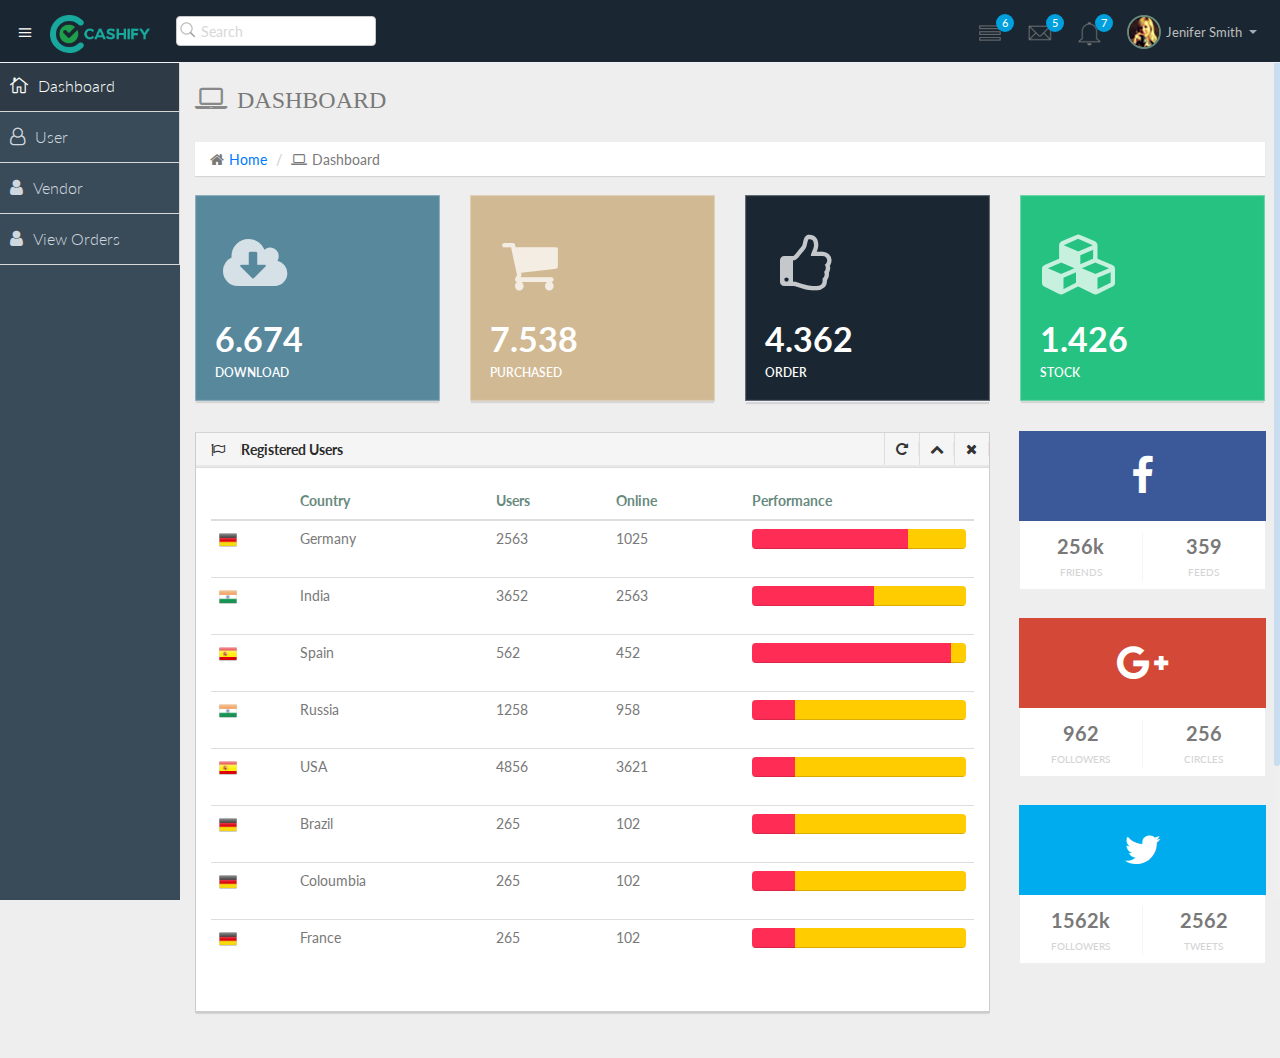
<file: index.html>
<!DOCTYPE html>
<html lang="en">
  <head>
    <meta charset="utf-8">
    <meta name="viewport" content="width=device-width, initial-scale=1.0">
    <link rel="shortcut icon" href="img/logo.png">

    <title>Cashify</title>

    <!-- Bootstrap CSS -->    
    <link href="css/bootstrap.min.css" rel="stylesheet">
    <!-- bootstrap theme -->
    <link href="css/bootstrap-theme.css" rel="stylesheet">
    <!--external css-->
    <!-- font icon -->
    <link href="css/elegant-icons-style.css" rel="stylesheet" />
    <link href="css/font-awesome.min.css" rel="stylesheet" />
    <link rel="stylesheet" href="https://maxcdn.bootstrapcdn.com/font-awesome/4.7.0/css/font-awesome.min.css">         
    <!-- Custom styles -->
    <link href="css/style.css" rel="stylesheet">
    <link href="css/style-responsive.css" rel="stylesheet" />
	<!-- <link href="css/jquery-ui-1.10.4.min.css" rel="stylesheet"> -->
  </head>

  <body>
  <!-- container section start -->
  <section id="container" class="">
      <header class="header dark-bg">
            <div class="toggle-nav">
                <div class="icon-reorder tooltips" data-original-title="Toggle Navigation" data-placement="bottom"><i class="icon_menu"></i></div>
            </div>

            <!--logo start-->
            <a href="index.html" class="logo">
                <img src="img/logo.png" alt="" class="img-responsive" width="100">
            </a>
            <!--logo end-->

            <div class="nav search-row" id="top_menu">
                <!--  search form start -->
                <ul class="nav top-menu">                    
                    <li>
                        <form class="navbar-form">
                            <input class="form-control" placeholder="Search" type="text">
                        </form>
                    </li>                    
                </ul>
                <!--  search form end -->                
            </div>

            <div class="top-nav notification-row">                
                <!-- notificatoin dropdown start-->
                <ul class="nav pull-right top-menu">
                    
                    <!-- task notificatoin start -->
                    <li id="task_notificatoin_bar" class="dropdown">
                        <a data-toggle="dropdown" class="dropdown-toggle" href="#">
                            <i class="icon-task-l"></i>
                            <span class="badge bg-important">6</span>
                        </a>
                        <ul class="dropdown-menu extended tasks-bar">
                            <div class="notify-arrow notify-arrow-blue"></div>
                            <li>
                                <p class="blue">You have 6 pending letter</p>
                            </li>
                            <li>
                                <a href="#">
                                    <div class="task-info">
                                        <div class="desc">Design PSD </div>
                                        <div class="percent">90%</div>
                                    </div>
                                    <div class="progress progress-striped">
                                        <div class="progress-bar progress-bar-success" role="progressbar" aria-valuenow="90" aria-valuemin="0" aria-valuemax="100" style="width: 90%">
                                            <span class="sr-only">90% Complete (success)</span>
                                        </div>
                                    </div>
                                </a>
                            </li>
                            <li>
                                <a href="#">
                                    <div class="task-info">
                                        <div class="desc">
                                            Project 1
                                        </div>
                                        <div class="percent">30%</div>
                                    </div>
                                    <div class="progress progress-striped">
                                        <div class="progress-bar progress-bar-warning" role="progressbar" aria-valuenow="30" aria-valuemin="0" aria-valuemax="100" style="width: 30%">
                                            <span class="sr-only">30% Complete (warning)</span>
                                        </div>
                                    </div>
                                </a>
                            </li>
                            <li>
                                <a href="#">
                                    <div class="task-info">
                                        <div class="desc">Digital Marketing</div>
                                        <div class="percent">80%</div>
                                    </div>
                                    <div class="progress progress-striped">
                                        <div class="progress-bar progress-bar-info" role="progressbar" aria-valuenow="80" aria-valuemin="0" aria-valuemax="100" style="width: 80%">
                                            <span class="sr-only">80% Complete</span>
                                        </div>
                                    </div>
                                </a>
                            </li>
                            <li>
                                <a href="#">
                                    <div class="task-info">
                                        <div class="desc">Logo Designing</div>
                                        <div class="percent">78%</div>
                                    </div>
                                    <div class="progress progress-striped">
                                        <div class="progress-bar progress-bar-danger" role="progressbar" aria-valuenow="78" aria-valuemin="0" aria-valuemax="100" style="width: 78%">
                                            <span class="sr-only">78% Complete (danger)</span>
                                        </div>
                                    </div>
                                </a>
                            </li>
                            <li>
                                <a href="#">
                                    <div class="task-info">
                                        <div class="desc">Mobile App</div>
                                        <div class="percent">50%</div>
                                    </div>
                                    <div class="progress progress-striped active">
                                        <div class="progress-bar"  role="progressbar" aria-valuenow="50" aria-valuemin="0" aria-valuemax="100" style="width: 50%">
                                            <span class="sr-only">50% Complete</span>
                                        </div>
                                    </div>

                                </a>
                            </li>
                            <li class="external">
                                <a href="#">See All Tasks</a>
                            </li>
                        </ul>
                    </li>
                    <!-- task notificatoin end -->
                    <!-- inbox notificatoin start-->
                    <li id="mail_notificatoin_bar" class="dropdown">
                        <a data-toggle="dropdown" class="dropdown-toggle" href="#">
                            <i class="icon-envelope-l"></i>
                            <span class="badge bg-important">5</span>
                        </a>
                        <ul class="dropdown-menu extended inbox">
                            <div class="notify-arrow notify-arrow-blue"></div>
                            <li>
                                <p class="blue">You have 5 new messages</p>
                            </li>
                            <li>
                                <a href="#">
                                    <span class="photo"><img alt="avatar" src="./img/avatar-mini.jpg"></span>
                                    <span class="subject">
                                    <span class="from">Greg  Martin</span>
                                    <span class="time">1 min</span>
                                    </span>
                                    <span class="message">
                                        I really like this admin panel.
                                    </span>
                                </a>
                            </li>
                            <li>
                                <a href="#">
                                    <span class="photo"><img alt="avatar" src="./img/avatar-mini2.jpg"></span>
                                    <span class="subject">
                                    <span class="from">Bob   Mckenzie</span>
                                    <span class="time">5 mins</span>
                                    </span>
                                    <span class="message">
                                     Hi, What is next project plan?
                                    </span>
                                </a>
                            </li>
                            <li>
                                <a href="#">
                                    <span class="photo"><img alt="avatar" src="./img/avatar-mini3.jpg"></span>
                                    <span class="subject">
                                    <span class="from">Phillip   Park</span>
                                    <span class="time">2 hrs</span>
                                    </span>
                                    <span class="message">
                                        I am like to buy this Admin Template.
                                    </span>
                                </a>
                            </li>
                            <li>
                                <a href="#">
                                    <span class="photo"><img alt="avatar" src="./img/avatar-mini4.jpg"></span>
                                    <span class="subject">
                                    <span class="from">Ray   Munoz</span>
                                    <span class="time">1 day</span>
                                    </span>
                                    <span class="message">
                                        Icon fonts are great.
                                    </span>
                                </a>
                            </li>
                            <li>
                                <a href="#">See all messages</a>
                            </li>
                        </ul>
                    </li>
                    <!-- inbox notificatoin end -->
                    <!-- alert notification start-->
                    <li id="alert_notificatoin_bar" class="dropdown">
                        <a data-toggle="dropdown" class="dropdown-toggle" href="#">

                            <i class="icon-bell-l"></i>
                            <span class="badge bg-important">7</span>
                        </a>
                        <ul class="dropdown-menu extended notification">
                            <div class="notify-arrow notify-arrow-blue"></div>
                            <li>
                                <p class="blue">You have 4 new notifications</p>
                            </li>
                            <li>
                                <a href="#">
                                    <span class="label label-primary"><i class="icon_profile"></i></span> 
                                    Friend Request
                                    <span class="small italic pull-right">5 mins</span>
                                </a>
                            </li>
                            <li>
                                <a href="#">
                                    <span class="label label-warning"><i class="icon_pin"></i></span>  
                                    John location.
                                    <span class="small italic pull-right">50 mins</span>
                                </a>
                            </li>
                            <li>
                                <a href="#">
                                    <span class="label label-danger"><i class="icon_book_alt"></i></span> 
                                    Project 3 Completed.
                                    <span class="small italic pull-right">1 hr</span>
                                </a>
                            </li>
                            <li>
                                <a href="#">
                                    <span class="label label-success"><i class="icon_like"></i></span> 
                                    Mick appreciated your work.
                                    <span class="small italic pull-right"> Today</span>
                                </a>
                            </li>                            
                            <li>
                                <a href="#">See all notifications</a>
                            </li>
                        </ul>
                    </li>
                    <!-- alert notification end-->
                    <!-- user login dropdown start-->
                    <li class="dropdown">
                        <a data-toggle="dropdown" class="dropdown-toggle" href="#">
                            <span class="profile-ava">
                                <img alt="" src="img/avatar1_small.jpg">
                            </span>
                            <span class="username">Jenifer Smith</span>
                            <b class="caret"></b>
                        </a>
                        <ul class="dropdown-menu extended logout">
                            <div class="log-arrow-up"></div>
                            <li class="eborder-top">
                                <a href="#"><i class="icon_profile"></i> My Profile</a>
                            </li>
                            <li>
                                <a href="#"><i class="icon_mail_alt"></i> My Inbox</a>
                            </li>
                            <li>
                                <a href="#"><i class="icon_clock_alt"></i> Timeline</a>
                            </li>
                            <li>
                                <a href="#"><i class="icon_chat_alt"></i> Chats</a>
                            </li>
                            <li>
                                <a href="login.html"><i class="icon_key_alt"></i> Log Out</a>
                            </li>
                            <li>
                                <a href="documentation.html"><i class="icon_key_alt"></i> Documentation</a>
                            </li>
                            <li>
                                <a href="documentation.html"><i class="icon_key_alt"></i> Documentation</a>
                            </li>
                        </ul>
                    </li>
                    <!-- user login dropdown end -->
                </ul>
                <!-- notificatoin dropdown end-->
            </div>
      </header>      
      <!--header end-->

      <!--sidebar start-->
      <aside>
          <div id="sidebar"  class="nav-collapse ">
              <!-- sidebar menu start-->
              <ul class="sidebar-menu">                
                  <li class="active">
                      <a class="" href="index.html">
                          <i class="icon_house_alt"></i>
                          <span>Dashboard</span>
                      </a>
                  </li>
                  <li>
                      <a class="" href="user.html">
                          <i class="fa fa-user-o"></i>
                          <span>User</span>
                      </a>
                  </li>
                  <li>
                      <a class="" href="vendor.html">
                          <i class="fa fa-user"></i>
                          <span>Vendor</span>
                      </a>
                  </li>
                  <li>
                      <a class="" href="orders.html">
                          <i class="fa fa-user"></i>
                          <span>View Orders</span>
                      </a>
                  </li>
                  
              </ul>
              <!-- sidebar menu end-->
          </div>
      </aside>
      <!--sidebar end-->
      
      <!--main content start-->
      <section id="main-content">
          <section class="wrapper">            
              <!--overview start-->
			  <div class="row">
				<div class="col-lg-12">
					<h3 class="page-header"><i class="fa fa-laptop"></i> Dashboard</h3>
					<ol class="breadcrumb">
						<li><i class="fa fa-home"></i><a href="index.html">Home</a></li>
						<li><i class="fa fa-laptop"></i>Dashboard</li>						  	
					</ol>
				</div>
			</div>
              
            <div class="row">
				<div class="col-lg-3 col-md-3 col-sm-12 col-xs-12">
					<div class="info-box blue-bg">
						<i class="fa fa-cloud-download"></i>
						<div class="count">6.674</div>
						<div class="title">Download</div>						
					</div><!--/.info-box-->			
				</div><!--/.col-->
				
				<div class="col-lg-3 col-md-3 col-sm-12 col-xs-12">
					<div class="info-box brown-bg">
						<i class="fa fa-shopping-cart"></i>
						<div class="count">7.538</div>
						<div class="title">Purchased</div>						
					</div><!--/.info-box-->			
				</div><!--/.col-->	
				
				<div class="col-lg-3 col-md-3 col-sm-12 col-xs-12">
					<div class="info-box dark-bg">
						<i class="fa fa-thumbs-o-up"></i>
						<div class="count">4.362</div>
						<div class="title">Order</div>						
					</div><!--/.info-box-->			
				</div><!--/.col-->
				
				<div class="col-lg-3 col-md-3 col-sm-12 col-xs-12">
					<div class="info-box green-bg">
						<i class="fa fa-cubes"></i>
						<div class="count">1.426</div>
						<div class="title">Stock</div>						
					</div><!--/.info-box-->			
				</div><!--/.col-->
				
			</div><!--/.row-->
		
			 
            
		  
		  <!-- Today status end -->
			
              
				
			<div class="row">
               	
				<div class="col-lg-9 col-md-12">	
					<div class="panel panel-default">
						<div class="panel-heading">
							<h2><i class="fa fa-flag-o red"></i><strong>Registered Users</strong></h2>
							<div class="panel-actions">
								<a href="index.html#" class="btn-setting"><i class="fa fa-rotate-right"></i></a>
								<a href="index.html#" class="btn-minimize"><i class="fa fa-chevron-up"></i></a>
								<a href="index.html#" class="btn-close"><i class="fa fa-times"></i></a>
							</div>
						</div>
						<div class="panel-body">
                            <div class="table-responsive">
    							<table class="table bootstrap-datatable countries">
    								<thead>
    									<tr>
    										<th></th>
    										<th>Country</th>
    										<th>Users</th>
    										<th>Online</th>
    										<th>Performance</th>
    									</tr>
    								</thead>   
    								<tbody>
    									<tr>
    										<td><img src="img/Germany.png" style="height:18px; margin-top:-2px;"></td>
    										<td>Germany</td>
    										<td>2563</td>
    										<td>1025</td>
    										<td>
    											<div class="progress thin">
    												<div class="progress-bar progress-bar-danger" role="progressbar" aria-valuenow="73" aria-valuemin="0" aria-valuemax="100" style="width: 73%">
    												</div>
    												<div class="progress-bar progress-bar-warning" role="progressbar" aria-valuenow="27" aria-valuemin="0" aria-valuemax="100" style="width: 27%">
    											  	</div>
    											</div>
    											<span class="sr-only">73%</span>   	
    										</td>
    									</tr>
    									<tr>
    										<td><img src="img/India.png" style="height:18px; margin-top:-2px;"></td>
    										<td>India</td>
    										<td>3652</td>
    										<td>2563</td>
    										<td>
    											<div class="progress thin">
    												<div class="progress-bar progress-bar-danger" role="progressbar" aria-valuenow="57" aria-valuemin="0" aria-valuemax="100" style="width: 57%">
    												</div>
    												<div class="progress-bar progress-bar-warning" role="progressbar" aria-valuenow="43" aria-valuemin="0" aria-valuemax="100" style="width: 43%">
    												</div>
    											</div>
    											<span class="sr-only">57%</span>   	
    										</td>
    									</tr>
    									<tr>
    										<td><img src="img/Spain.png" style="height:18px; margin-top:-2px;"></td>
    										<td>Spain</td>
    										<td>562</td>
    										<td>452</td>
    										<td>
    											<div class="progress thin">
    												<div class="progress-bar progress-bar-danger" role="progressbar" aria-valuenow="93" aria-valuemin="0" aria-valuemax="100" style="width: 93%">
    												</div>
    												<div class="progress-bar progress-bar-warning" role="progressbar" aria-valuenow="7" aria-valuemin="0" aria-valuemax="100" style="width: 7%">
    											  	</div>
    											</div>
    											<span class="sr-only">93%</span>   	
    										</td>
    									</tr>
    									<tr>
    										<td><img src="img/India.png" style="height:18px; margin-top:-2px;"></td>
    										<td>Russia</td>
    										<td>1258</td>
    										<td>958</td>
    										<td>
    											<div class="progress thin">
    											  	<div class="progress-bar progress-bar-danger" role="progressbar" aria-valuenow="20" aria-valuemin="0" aria-valuemax="100" style="width: 20%">
    											  	</div>
    												<div class="progress-bar progress-bar-warning" role="progressbar" aria-valuenow="80" aria-valuemin="0" aria-valuemax="100" style="width: 80%">
    											  	</div>
    											</div>
    											<span class="sr-only">20%</span>   	
    										</td>
    									</tr>
    									<tr>
    										<td><img src="img/Spain.png" style="height:18px; margin-top:-2px;"></td>
    										<td>USA</td>
    										<td>4856</td>
    										<td>3621</td>
    										<td>
    											<div class="progress thin">
    											  	<div class="progress-bar progress-bar-danger" role="progressbar" aria-valuenow="20" aria-valuemin="0" aria-valuemax="100" style="width: 20%">
    											  	</div>
    												<div class="progress-bar progress-bar-warning" role="progressbar" aria-valuenow="80" aria-valuemin="0" aria-valuemax="100" style="width: 80%">
    											  	</div>
    											</div>
    											<span class="sr-only">20%</span>   	
    										</td>
    									</tr>
    									<tr>
    										<td><img src="img/Germany.png" style="height:18px; margin-top:-2px;"></td>
    										<td>Brazil</td>
    										<td>265</td>
    										<td>102</td>
    										<td>
    											<div class="progress thin">
    											  	<div class="progress-bar progress-bar-danger" role="progressbar" aria-valuenow="20" aria-valuemin="0" aria-valuemax="100" style="width: 20%">
    											  	</div>
    												<div class="progress-bar progress-bar-warning" role="progressbar" aria-valuenow="80" aria-valuemin="0" aria-valuemax="100" style="width: 80%">
    											  	</div>
    											</div>
    											<span class="sr-only">20%</span>   	
    										</td>
    									</tr>
    									<tr>
    										<td><img src="img/Germany.png" style="height:18px; margin-top:-2px;"></td>
    										<td>Coloumbia</td>
    										<td>265</td>
    										<td>102</td>
    										<td>
    											<div class="progress thin">
    											  	<div class="progress-bar progress-bar-danger" role="progressbar" aria-valuenow="20" aria-valuemin="0" aria-valuemax="100" style="width: 20%">
    											  	</div>
    												<div class="progress-bar progress-bar-warning" role="progressbar" aria-valuenow="80" aria-valuemin="0" aria-valuemax="100" style="width: 80%">
    											  	</div>
    											</div>
    											<span class="sr-only">20%</span>   	
    										</td>
    									</tr>
    									<tr>
    										<td><img src="img/Germany.png" style="height:18px; margin-top:-2px;"></td>
    										<td>France</td>
    										<td>265</td>
    										<td>102</td>
    										<td>
    											<div class="progress thin">
    											  	<div class="progress-bar progress-bar-danger" role="progressbar" aria-valuenow="20" aria-valuemin="0" aria-valuemax="100" style="width: 20%">
    											  	</div>
    												<div class="progress-bar progress-bar-warning" role="progressbar" aria-valuenow="80" aria-valuemin="0" aria-valuemax="100" style="width: 80%">
    											  	</div>
    											</div>
    											<span class="sr-only">20%</span>   	
    										</td>
    									</tr>
    								</tbody>
    							</table>
                            </div>
						</div>
	
					</div>	

				</div><!--/col-->
				<div class="col-md-3">
					
					<div class="social-box facebook">
						<i class="fa fa-facebook"></i>
						<ul>
							<li>
								<strong>256k</strong>
								<span>friends</span>
							</li>
							<li>
								<strong>359</strong>
								<span>feeds</span>
							</li>
						</ul>
					</div><!--/social-box-->
				</div>
				<div class="col-md-3">
					
					<div class="social-box google-plus">
						<i class="fa fa-google-plus"></i>
						<ul>
							<li>
								<strong>962</strong>
								<span>followers</span>
							</li>
							<li>
								<strong>256</strong>
								<span>circles</span>
							</li>
						</ul>
					</div><!--/social-box-->			
					
				</div><!--/col-->
				<div class="col-md-3">
					
					<div class="social-box twitter">
						<i class="fa fa-twitter"></i>
						<ul>
							<li>
								<strong>1562k</strong>
								<span>followers</span>
							</li>
							<li>
								<strong>2562</strong>
								<span>tweets</span>
							</li>
						</ul>
					</div><!--/social-box-->					
				</div><!--/col-->	
              </div>                
                <!-- statics end -->
          </section>
      </section>
      <!--main content end-->
  </section>
  <!-- container section start -->

    <!-- javascripts -->
    <script src="js/jquery.js"></script>
    <script src="js/bootstrap.min.js"></script>
    <!-- nicescroll -->
    <script src="js/jquery.scrollTo.min.js"></script>
    <script src="js/jquery.nicescroll.js" type="text/javascript"></script>
    <!--custome script for all page-->
    <script src="js/scripts.js"></script>

    
  

  </body>
</html>
</file>
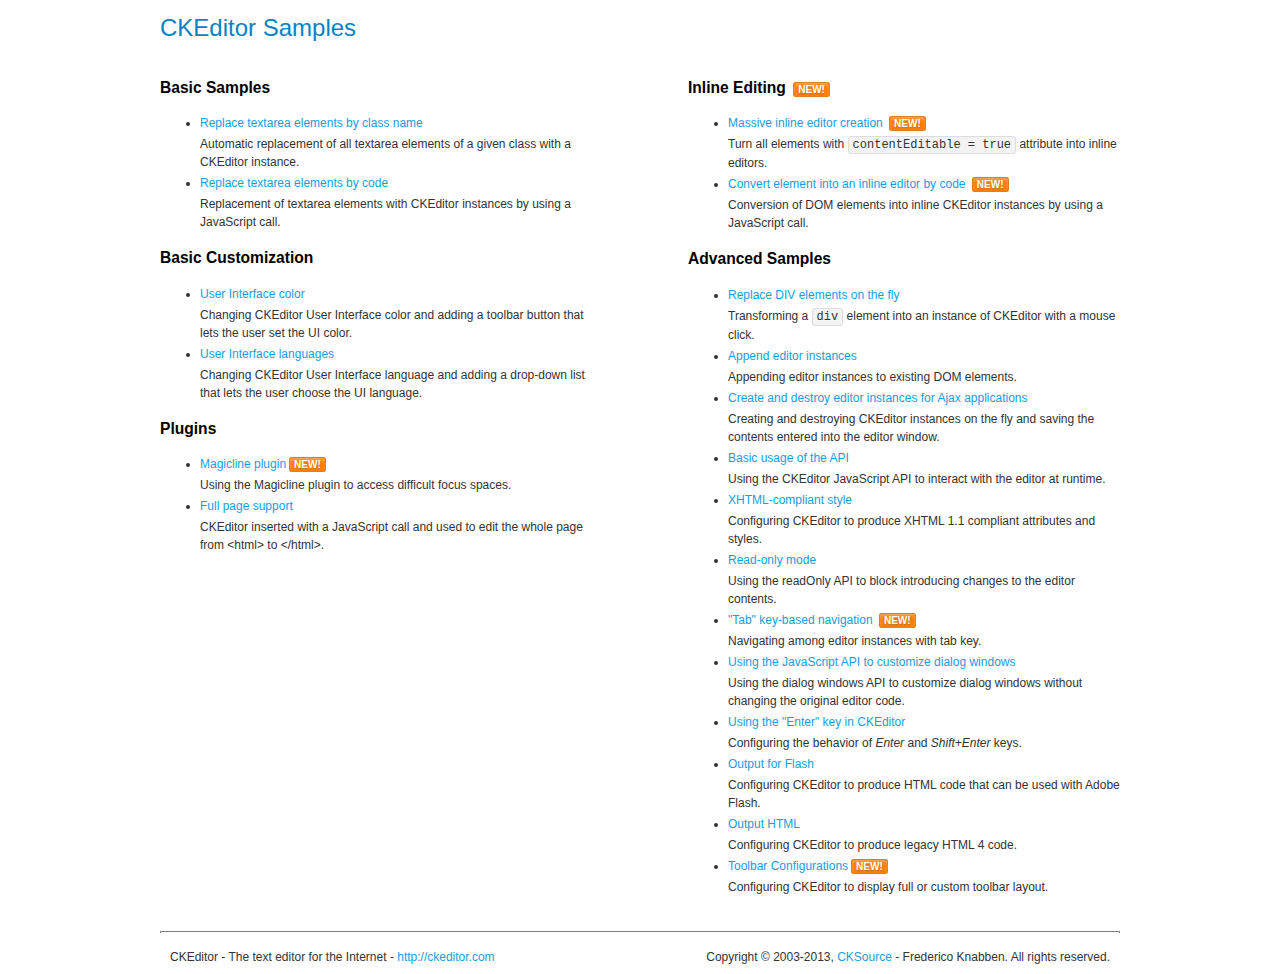
<file: assets/ckeditor/samples/index.html>
<!DOCTYPE html>
<!--
Copyright (c) 2003-2013, CKSource - Frederico Knabben. All rights reserved.
For licensing, see LICENSE.html or http://ckeditor.com/license
-->
<html>
<head>
	<title>CKEditor Samples</title>
	<meta charset="utf-8">
	<link rel="stylesheet" href="sample.css">
</head>
<body>
	<h1 class="samples">
		CKEditor Samples
	</h1>
	<div class="twoColumns">
		<div class="twoColumnsLeft">
			<h2 class="samples">
				Basic Samples
			</h2>
			<dl class="samples">
				<dt><a class="samples" href="replacebyclass.html">Replace textarea elements by class name</a></dt>
				<dd>Automatic replacement of all textarea elements of a given class with a CKEditor instance.</dd>

				<dt><a class="samples" href="replacebycode.html">Replace textarea elements by code</a></dt>
				<dd>Replacement of textarea elements with CKEditor instances by using a JavaScript call.</dd>
			</dl>

			<h2 class="samples">
				Basic Customization
			</h2>
			<dl class="samples">
				<dt><a class="samples" href="uicolor.html">User Interface color</a></dt>
				<dd>Changing CKEditor User Interface color and adding a toolbar button that lets the user set the UI color.</dd>

				<dt><a class="samples" href="uilanguages.html">User Interface languages</a></dt>
				<dd>Changing CKEditor User Interface language and adding a drop-down list that lets the user choose the UI language.</dd>
			</dl>


			<h2 class="samples">Plugins</h2>
<dl class="samples">
<dt><a class="samples" href="plugins/magicline/magicline.html">Magicline plugin</a><span class="new">New!</span></dt>
<dd>Using the Magicline plugin to access difficult focus spaces.</dd>

<dt><a class="samples" href="plugins/wysiwygarea/fullpage.html">Full page support</a></dt>
<dd>CKEditor inserted with a JavaScript call and used to edit the whole page from &lt;html&gt; to &lt;/html&gt;.</dd>
</dl>
		</div>
		<div class="twoColumnsRight">
			<h2 class="samples">
				Inline Editing <span class="new">New!</span>
			</h2>
			<dl class="samples">
				<dt><a class="samples" href="inlineall.html">Massive inline editor creation</a> <span class="new">New!</span></dt>
				<dd>Turn all elements with <code>contentEditable = true</code> attribute into inline editors.</dd>

				<dt><a class="samples" href="inlinebycode.html">Convert element into an inline editor by code</a> <span class="new">New!</span></dt>
				<dd>Conversion of DOM elements into inline CKEditor instances by using a JavaScript call.</dd>

				
			</dl>

			<h2 class="samples">
				Advanced Samples
			</h2>
			<dl class="samples">
				<dt><a class="samples" href="divreplace.html">Replace DIV elements on the fly</a></dt>
				<dd>Transforming a <code>div</code> element into an instance of CKEditor with a mouse click.</dd>

				<dt><a class="samples" href="appendto.html">Append editor instances</a></dt>
				<dd>Appending editor instances to existing DOM elements.</dd>

				<dt><a class="samples" href="ajax.html">Create and destroy editor instances for Ajax applications</a></dt>
				<dd>Creating and destroying CKEditor instances on the fly and saving the contents entered into the editor window.</dd>

				<dt><a class="samples" href="api.html">Basic usage of the API</a></dt>
				<dd>Using the CKEditor JavaScript API to interact with the editor at runtime.</dd>

				<dt><a class="samples" href="xhtmlstyle.html">XHTML-compliant style</a></dt>
				<dd>Configuring CKEditor to produce XHTML 1.1 compliant attributes and styles.</dd>

				<dt><a class="samples" href="readonly.html">Read-only mode</a></dt>
				<dd>Using the readOnly API to block introducing changes to the editor contents.</dd>

				<dt><a class="samples" href="tabindex.html">"Tab" key-based navigation</a> <span class="new">New!</span></dt>
				<dd>Navigating among editor instances with tab key.</dd>


				
<dt><a class="samples" href="plugins/dialog/dialog.html">Using the JavaScript API to customize dialog windows</a></dt>
<dd>Using the dialog windows API to customize dialog windows without changing the original editor code.</dd>

<dt><a class="samples" href="plugins/enterkey/enterkey.html">Using the &quot;Enter&quot; key in CKEditor</a></dt>
<dd>Configuring the behavior of <em>Enter</em> and <em>Shift+Enter</em> keys.</dd>

<dt><a class="samples" href="plugins/htmlwriter/outputforflash.html">Output for Flash</a></dt>
<dd>Configuring CKEditor to produce HTML code that can be used with Adobe Flash.</dd>

<dt><a class="samples" href="plugins/htmlwriter/outputhtml.html">Output HTML</a></dt>
<dd>Configuring CKEditor to produce legacy HTML 4 code.</dd>

<dt><a class="samples" href="plugins/toolbar/toolbar.html">Toolbar Configurations</a><span class="new">New!</span></dt>
<dd>Configuring CKEditor to display full or custom toolbar layout.</dd>

			</dl>
		</div>
	</div>
	<div id="footer">
		<hr>
		<p>
			CKEditor - The text editor for the Internet - <a class="samples" href="http://ckeditor.com/">http://ckeditor.com</a>
		</p>
		<p id="copy">
			Copyright &copy; 2003-2013, <a class="samples" href="http://cksource.com/">CKSource</a> - Frederico Knabben. All rights reserved.
		</p>
	</div>
</body>
</html>
</file>
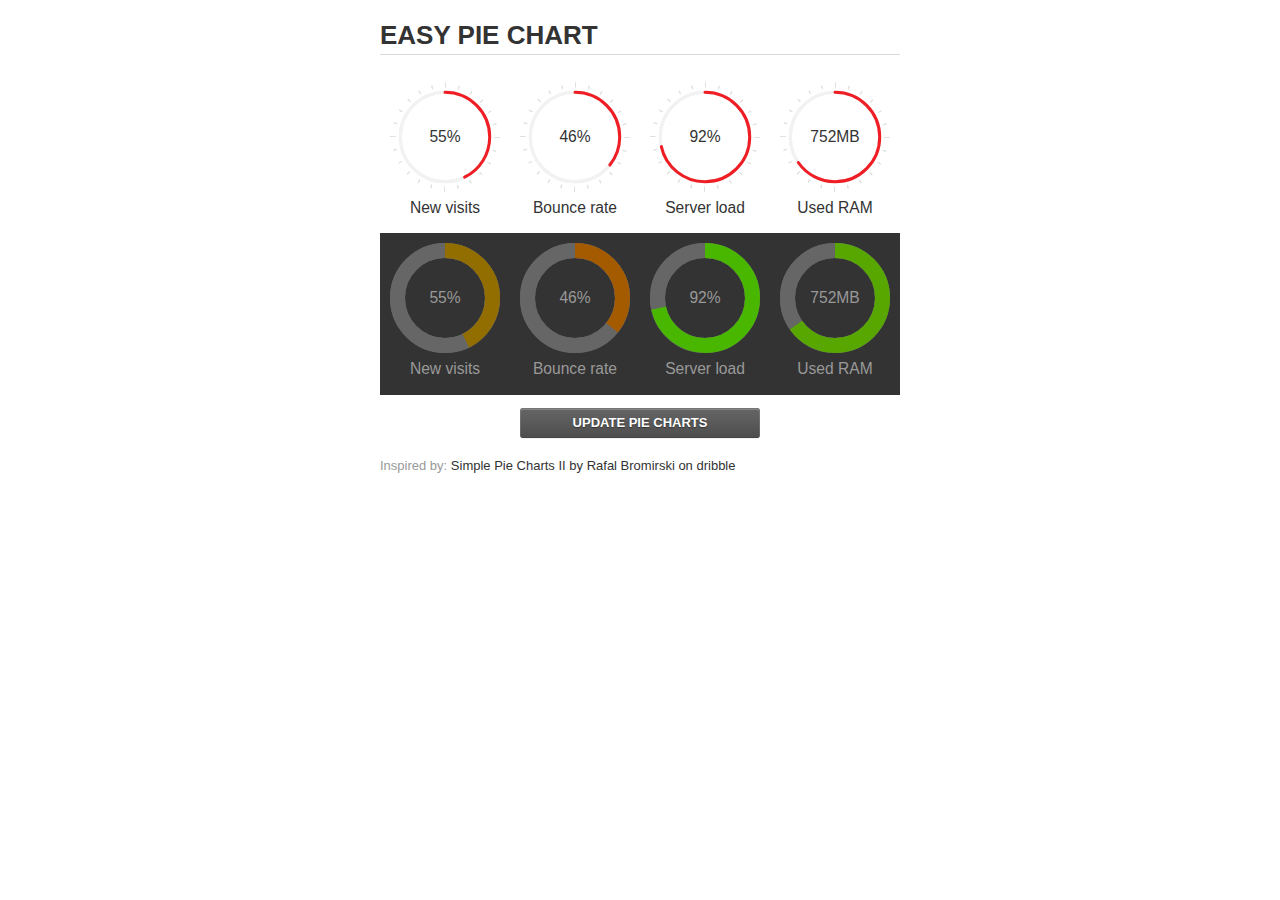
<file: assets/jquery-easy-pie-chart/examples/index.html>
<!doctype html>
<html>
    <head>
        <meta charset="utf-8">
        <title>Easy Pie Chart</title>
        <script type="text/javascript" src="https://ajax.googleapis.com/ajax/libs/jquery/1.7.2/jquery.min.js"></script>
        <script type="text/javascript" src="http://html5shiv.googlecode.com/svn/trunk/html5.js"></script>
        <script type="text/javascript" src="excanvas.js"></script>
        <script type="text/javascript" src="../jquery.easy-pie-chart.js"></script>

        <link rel="stylesheet" type="text/css" href="style.css" media="screen">
        <link rel="stylesheet" type="text/css" href="../jquery.easy-pie-chart.css" media="screen">

        <meta name="viewport" content="width=device-width, initial-scale=1.0">

        <script type="text/javascript">
            var initPieChart = function() {
                $('.percentage').easyPieChart({
                    animate: 1000
                });
                $('.percentage-light').easyPieChart({
                    barColor: function(percent) {
                        percent /= 100;
                        return "rgb(" + Math.round(255 * (1-percent)) + ", " + Math.round(255 * percent) + ", 0)";
                    },
                    trackColor: '#666',
                    scaleColor: false,
                    lineCap: 'butt',
                    lineWidth: 15,
                    animate: 1000
                });

                $('.updateEasyPieChart').on('click', function(e) {
                  e.preventDefault();
                  $('.percentage, .percentage-light').each(function() {
                    var newValue = Math.round(100*Math.random());
                    $(this).data('easyPieChart').update(newValue);
                    $('span', this).text(newValue);
                  });
                });
            };
        </script>
    </head>
    <body onload="initPieChart();">
        <div class="container">
            <h1>EASY PIE CHART</h1>
            <div class="chart">
                <div class="percentage success" data-percent="55"><span>55</span>%</div>
                <div class="label">New visits</div>
            </div>
            <div class="chart">
                <div class="percentage" data-percent="46"><span>46</span>%</div>
                <div class="label">Bounce rate</div>
            </div>
            <div class="chart">
                <div class="percentage" data-percent="92"><span>92</span>%</div>
                <div class="label">Server load</div>
            </div>
            <div class="chart">
                <div class="percentage" data-percent="84"><span>752</span>MB</div>
                <div class="label">Used RAM</div>
            </div>
            <div style="clear:both;"></div>
            <div class="dark">
                <div class="chart">
                    <div id="sparkline_bar" class="percentage-light" data-percent="55"><span>55</span>%</div>
                    <div class="label">New visits</div>
                </div>
                <div class="chart">
                    <div id="sparkline_bar" class="percentage-light" data-percent="46"><span>46</span>%</div>
                    <div class="label">Bounce rate</div>
                </div>
                <div class="chart">
                    <div class="percentage-light" data-percent="92"><span>92</span>%</div>
                    <div class="label">Server load</div>
                </div>
                <div class="chart">
                    <div class="percentage-light" data-percent="84"><span>752</span>MB</div>
                    <div class="label">Used RAM</div>
                </div>
                <div style="clear:both;"></div>
            </div>

            <p><a href="#" class="button updateEasyPieChart">Update pie charts</a></p>

            <p class="credits">Inspired by: <a href="http://drbl.in/ezuc" target="_blank">Simple Pie Charts II by Rafal Bromirski on dribble</a></p>
        </div>
    </body>
</html>
</file>
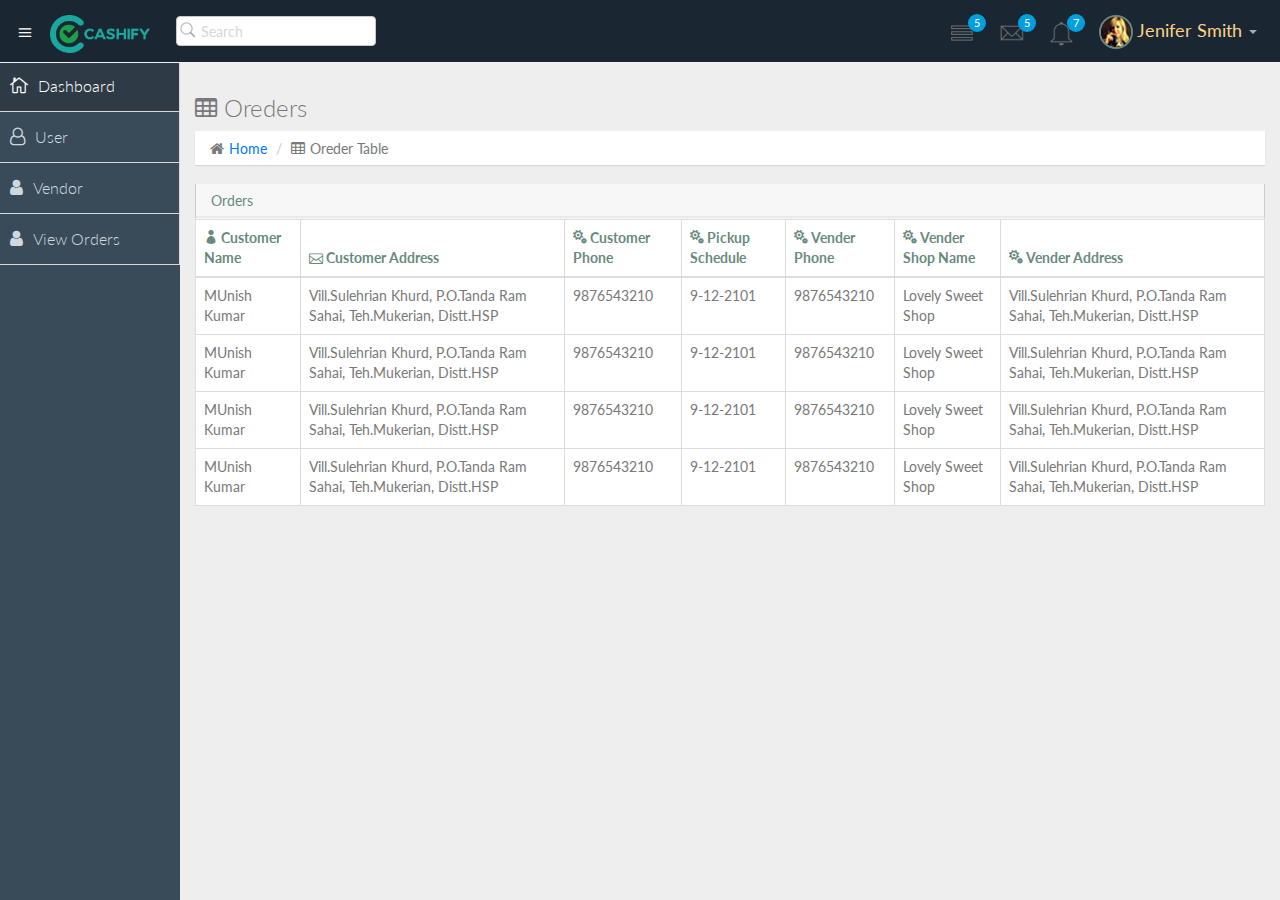
<file: order_detail.html>
<!DOCTYPE html>
<html lang="en">
  <head>
    <meta charset="utf-8">
    <meta name="viewport" content="width=device-width, initial-scale=1.0">
    <meta name="description" content="Creative - Bootstrap 3 Responsive Admin Template">
    <meta name="keyword" content="Creative, Dashboard, Admin, Template, Theme, Bootstrap, Responsive, Retina, Minimal">
    <link rel="shortcut icon" href="img/logo.png">

    <title>Basic Table | Creative - Bootstrap 3 Responsive Admin Template</title>

    <!-- Bootstrap CSS -->    
    <link href="css/bootstrap.min.css" rel="stylesheet">
    <!-- bootstrap theme -->
    <link href="css/bootstrap-theme.css" rel="stylesheet">
    <!--external css-->
    <!-- font icon -->
    <link href="css/elegant-icons-style.css" rel="stylesheet" />
    <link href="css/font-awesome.min.css" rel="stylesheet" />
    <link rel="stylesheet" href="https://maxcdn.bootstrapcdn.com/font-awesome/4.7.0/css/font-awesome.min.css"> 
    <!-- Custom styles -->
    <link href="css/style.css" rel="stylesheet">
    <link href="css/style-responsive.css" rel="stylesheet" />
  </head>

  <body> 
  <!-- container section start -->
  <section id="container" class="">
      <!--header start-->
      <header class="header dark-bg">
            <div class="toggle-nav">
                <div class="icon-reorder tooltips" data-original-title="Toggle Navigation" data-placement="bottom"><i class="icon_menu"></i></div>
            </div>

            <!--logo start-->
            <a href="index.html" class="logo">
                <img src="img/logo.png" alt="" class="img-responsive" width="100">
            </a>
            <!--logo end-->

            <div class="nav search-row" id="top_menu">
                <!--  search form start -->
                <ul class="nav top-menu">                    
                    <li>
                        <form class="navbar-form">
                            <input class="form-control" placeholder="Search" type="text">
                        </form>
                    </li>                    
                </ul>
                <!--  search form end -->                
            </div>

            <div class="top-nav notification-row">                
                <!-- notificatoin dropdown start-->
                <ul class="nav pull-right top-menu">
                    
                    <!-- task notificatoin start -->
                    <li id="task_notificatoin_bar" class="dropdown">
                        <a data-toggle="dropdown" class="dropdown-toggle" href="#">
                            <i class="icon-task-l"></i>
                            <span class="badge bg-important">5</span>
                        </a>
                        <ul class="dropdown-menu extended tasks-bar">
                            <div class="notify-arrow notify-arrow-blue"></div>
                            <li>
                                <p class="blue">You have 5 pending tasks</p>
                            </li>
                            <li>
                                <a href="#">
                                    <div class="task-info">
                                        <div class="desc">Design PSD </div>
                                        <div class="percent">90%</div>
                                    </div>
                                    <div class="progress progress-striped">
                                        <div class="progress-bar progress-bar-success" role="progressbar" aria-valuenow="90" aria-valuemin="0" aria-valuemax="100" style="width: 90%">
                                            <span class="sr-only">90% Complete (success)</span>
                                        </div>
                                    </div>
                                </a>
                            </li>
                            <li>
                                <a href="#">
                                    <div class="task-info">
                                        <div class="desc">
                                            Project 1
                                        </div>
                                        <div class="percent">30%</div>
                                    </div>
                                    <div class="progress progress-striped">
                                        <div class="progress-bar progress-bar-warning" role="progressbar" aria-valuenow="30" aria-valuemin="0" aria-valuemax="100" style="width: 30%">
                                            <span class="sr-only">30% Complete (warning)</span>
                                        </div>
                                    </div>
                                </a>
                            </li>
                            <li>
                                <a href="#">
                                    <div class="task-info">
                                        <div class="desc">Digital Marketing</div>
                                        <div class="percent">80%</div>
                                    </div>
                                    <div class="progress progress-striped">
                                        <div class="progress-bar progress-bar-info" role="progressbar" aria-valuenow="80" aria-valuemin="0" aria-valuemax="100" style="width: 80%">
                                            <span class="sr-only">80% Complete</span>
                                        </div>
                                    </div>
                                </a>
                            </li>
                            <li>
                                <a href="#">
                                    <div class="task-info">
                                        <div class="desc">Logo Designing</div>
                                        <div class="percent">78%</div>
                                    </div>
                                    <div class="progress progress-striped">
                                        <div class="progress-bar progress-bar-danger" role="progressbar" aria-valuenow="78" aria-valuemin="0" aria-valuemax="100" style="width: 78%">
                                            <span class="sr-only">78% Complete (danger)</span>
                                        </div>
                                    </div>
                                </a>
                            </li>
                            <li>
                                <a href="#">
                                    <div class="task-info">
                                        <div class="desc">Mobile App</div>
                                        <div class="percent">50%</div>
                                    </div>
                                    <div class="progress progress-striped active">
                                        <div class="progress-bar"  role="progressbar" aria-valuenow="50" aria-valuemin="0" aria-valuemax="100" style="width: 50%">
                                            <span class="sr-only">50% Complete</span>
                                        </div>
                                    </div>

                                </a>
                            </li>
                            <li class="external">
                                <a href="#">See All Tasks</a>
                            </li>
                        </ul>
                    </li>
                    <!-- task notificatoin end -->
                    <!-- inbox notificatoin start-->
                    <li id="mail_notificatoin_bar" class="dropdown">
                        <a data-toggle="dropdown" class="dropdown-toggle" href="#">
                            <i class="icon-envelope-l"></i>
                            <span class="badge bg-important">5</span>
                        </a>
                        <ul class="dropdown-menu extended inbox">
                            <div class="notify-arrow notify-arrow-blue"></div>
                            <li>
                                <p class="blue">You have 5 new messages</p>
                            </li>
                            <li>
                                <a href="#">
                                    <span class="photo"><img alt="avatar" src="./img/avatar-mini.jpg"></span>
                                    <span class="subject">
                                    <span class="from">Greg  Martin</span>
                                    <span class="time">1 min</span>
                                    </span>
                                </a>
                            </li>
                            <li>
                                <a href="#">
                                    <span class="photo"><img alt="avatar" src="./img/avatar-mini2.jpg"></span>
                                    <span class="subject">
                                        <span class="from">Bob   Mckenzie</span>
                                        <span class="time">5 mins</span>
                                    </span>
                                </a>
                            </li>
                            <li>
                                <a href="#">
                                    <span class="photo"><img alt="avatar" src="./img/avatar-mini3.jpg"></span>
                                    <span class="subject">
                                        <span class="from">Phillip   Park</span>
                                        <span class="time">2 hrs</span>
                                    </span>
                                    
                                </a>
                            </li>
                            <li>
                                <a href="#">
                                    <span class="photo"><img alt="avatar" src="./img/avatar-mini4.jpg"></span>
                                    <span class="subject">
                                        <span class="from">Ray   Munoz</span>
                                        <span class="time">1 day</span>
                                    </span>
                                   
                                </a>
                            </li>
                            <li>
                                <a href="#">See all messages</a>
                            </li>
                        </ul>
                    </li>
                    <!-- inbox notificatoin end -->
                    <!-- alert notification start-->
                    <li id="alert_notificatoin_bar" class="dropdown">
                        <a data-toggle="dropdown" class="dropdown-toggle" href="#">

                            <i class="icon-bell-l"></i>
                            <span class="badge bg-important">7</span>
                        </a>
                        <ul class="dropdown-menu extended notification">
                            <div class="notify-arrow notify-arrow-blue"></div>
                            <li>
                                <p class="blue">You have 4 new notifications</p>
                            </li>
                            <li>
                                <a href="#">
                                    <span class="label label-primary"><i class="icon_profile"></i></span> 
                                    Friend Request
                                    <span class="small italic pull-right">5 mins</span>
                                </a>
                            </li>
                            <li>
                                <a href="#">
                                    <span class="label label-warning"><i class="icon_pin"></i></span>  
                                    John location.
                                    <span class="small italic pull-right">50 mins</span>
                                </a>
                            </li>
                            <li>
                                <a href="#">
                                    <span class="label label-danger"><i class="icon_book_alt"></i></span> 
                                    Project 3 Completed.
                                    <span class="small italic pull-right">1 hr</span>
                                </a>
                            </li>
                            <li>
                                <a href="#">
                                    <span class="label label-success"><i class="icon_like"></i></span> 
                                    Mick appreciated your work.
                                    <span class="small italic pull-right"> Today</span>
                                </a>
                            </li>                            
                            <li>
                                <a href="#">See all notifications</a>
                            </li>
                        </ul>
                    </li>
                    <!-- alert notification end-->
                    <!-- Vendor login dropdown start-->
                    <li class="dropdown">
                        <a data-toggle="dropdown" class="dropdown-toggle" href="#">
                            <span class="profile-ava">
                                <img alt="" src="img/avatar1_small.jpg">
                            </span>
                            <span class="Vendorname">Jenifer Smith</span>
                            <b class="caret"></b>
                        </a>
                        <ul class="dropdown-menu extended logout">
                            <div class="log-arrow-up"></div>
                            <li class="eborder-top">
                                <a href="#"><i class="icon_profile"></i> My Profile</a>
                            </li>
                            <li>
                                <a href="#"><i class="icon_mail_alt"></i> My Inbox</a>
                            </li>
                            <li>
                                <a href="#"><i class="icon_clock_alt"></i> Timeline</a>
                            </li>
                            <li>
                                <a href="#"><i class="icon_chat_alt"></i> Chats</a>
                            </li>
                            <li>
                                <a href="login.html"><i class="icon_key_alt"></i> Log Out</a>
                            </li>
                            <li>
                                <a href="documentation.html"><i class="icon_key_alt"></i> Documentation</a>
                            </li>
                            <li>
                                <a href="documentation.html"><i class="icon_key_alt"></i> Documentation</a>
                            </li>
                        </ul>
                    </li>
                    <!-- Vendor login dropdown end -->
                </ul>
                <!-- notificatoin dropdown end-->
            </div>
      </header>      
      <!--header end-->

            <!--sidebar start-->
      <aside>
          <div id="sidebar"  class="nav-collapse ">
              <!-- sidebar menu start-->
              <ul class="sidebar-menu">                
                  <li class="active">
                      <a class="" href="index.html">
                          <i class="icon_house_alt"></i>
                          <span>Dashboard</span>
                      </a>
                  </li>
                  <li>
                      <a class="" href="user.html">
                          <i class="fa fa-user-o"></i>
                          <span>User</span>
                      </a>
                  </li>
                  <li>
                      <a class="" href="vendor.html">
                          <i class="fa fa-user"></i>
                          <span>Vendor</span>
                      </a>
                  </li>
                  <li>
                      <a class="" href="orders.html">
                          <i class="fa fa-user"></i>
                          <span>View Orders</span>
                      </a>
                  </li>
                  
              </ul>
              <!-- sidebar menu end-->
          </div>
      </aside>
      <!--sidebar end-->



      <!--main content start-->
      <section id="main-content">
          <section class="wrapper">
      <div class="row">
        <div class="col-lg-12">
          <h3 class="pae-header"><i class="fa fa-table"></i> Oreders</h3>
          <ol class="breadcrumb">
            <li><i class="fa fa-home"></i><a href="index.html">Home</a></li>
            <li><i class="fa fa-table"></i>Oreder Table</li>
          </ol>
        </div>
      </div>
              <!-- page start-->
        
              <div class="row">
                <!-- Order Table table start    -->
                  <div class="col-lg-12">
                      <section class="panel">
                          <header class="panel-heading">
                              Orders
                          </header>
                          <div class="table-responsive">
                            <table class="table table-bordered">
                              <thead>
                                <tr>
                                  <th><i class="icon_profile"></i> Customer Name</th>
                                  <th><i class="icon_mail_alt"></i> Customer Address</th>
                                  <th><i class="icon_cogs"></i> Customer Phone</th>
                                  <th><i class="icon_cogs"></i> Pickup Schedule</th>
                                  <th><i class="icon_cogs"></i> Vender Phone</th>
                                  <th><i class="icon_cogs"></i> Vender Shop Name</th>
                                  <th><i class="icon_cogs"></i> Vender Address</th>
                                </tr>
                              </thead>
                              <tbody>
                                <tr>
                                  <td>MUnish Kumar</td>
                                  <td>
                                      Vill.Sulehrian Khurd, P.O.Tanda Ram Sahai, Teh.Mukerian, Distt.HSP
                                  </td>
                                  <td>9876543210</td>
                                  <td>9-12-2101</td>   
                                  <td>9876543210</td>   
                                  <td>Lovely Sweet Shop</td>   
                                  <td>
                                      Vill.Sulehrian Khurd, P.O.Tanda Ram Sahai, Teh.Mukerian, Distt.HSP
                                  </td>   
                                </tr>
                                <tr>
                                  <td>MUnish Kumar</td>
                                  <td>
                                      Vill.Sulehrian Khurd, P.O.Tanda Ram Sahai, Teh.Mukerian, Distt.HSP
                                  </td>
                                  <td>9876543210</td>
                                  <td>9-12-2101</td>   
                                  <td>9876543210</td>   
                                  <td>Lovely Sweet Shop</td>   
                                  <td>
                                      Vill.Sulehrian Khurd, P.O.Tanda Ram Sahai, Teh.Mukerian, Distt.HSP
                                  </td>   
                                </tr>
                                <tr>
                                  <td>MUnish Kumar</td>
                                  <td>
                                      Vill.Sulehrian Khurd, P.O.Tanda Ram Sahai, Teh.Mukerian, Distt.HSP
                                  </td>
                                  <td>9876543210</td>
                                  <td>9-12-2101</td>   
                                  <td>9876543210</td>   
                                  <td>Lovely Sweet Shop</td>   
                                  <td>
                                      Vill.Sulehrian Khurd, P.O.Tanda Ram Sahai, Teh.Mukerian, Distt.HSP
                                  </td>   
                                </tr>
                                <tr>
                                  <td>MUnish Kumar</td>
                                  <td>
                                      Vill.Sulehrian Khurd, P.O.Tanda Ram Sahai, Teh.Mukerian, Distt.HSP
                                  </td>
                                  <td>9876543210</td>
                                  <td>9-12-2101</td>   
                                  <td>9876543210</td>   
                                  <td>Lovely Sweet Shop</td>   
                                  <td>
                                      Vill.Sulehrian Khurd, P.O.Tanda Ram Sahai, Teh.Mukerian, Distt.HSP
                                  </td>   
                                </tr>
                              </tbody>
                            </table>
                          </div>

                      </section>
                  </div>
                <!-- end of Order table start    -->                 
              </div>
              <!-- page end-->
          </section>
      </section>
  </section>
  <!-- container section end -->
    <!-- javascripts -->
    <script src="js/jquery.js"></script>
    <script src="js/bootstrap.min.js"></script>
    <!-- nicescroll -->
    <script src="js/jquery.scrollTo.min.js"></script>
    <script src="js/jquery.nicescroll.js" type="text/javascript"></script>
    <!--custome script for all page-->
    <script src="js/scripts.js"></script>


  </body>
</html>
</file>
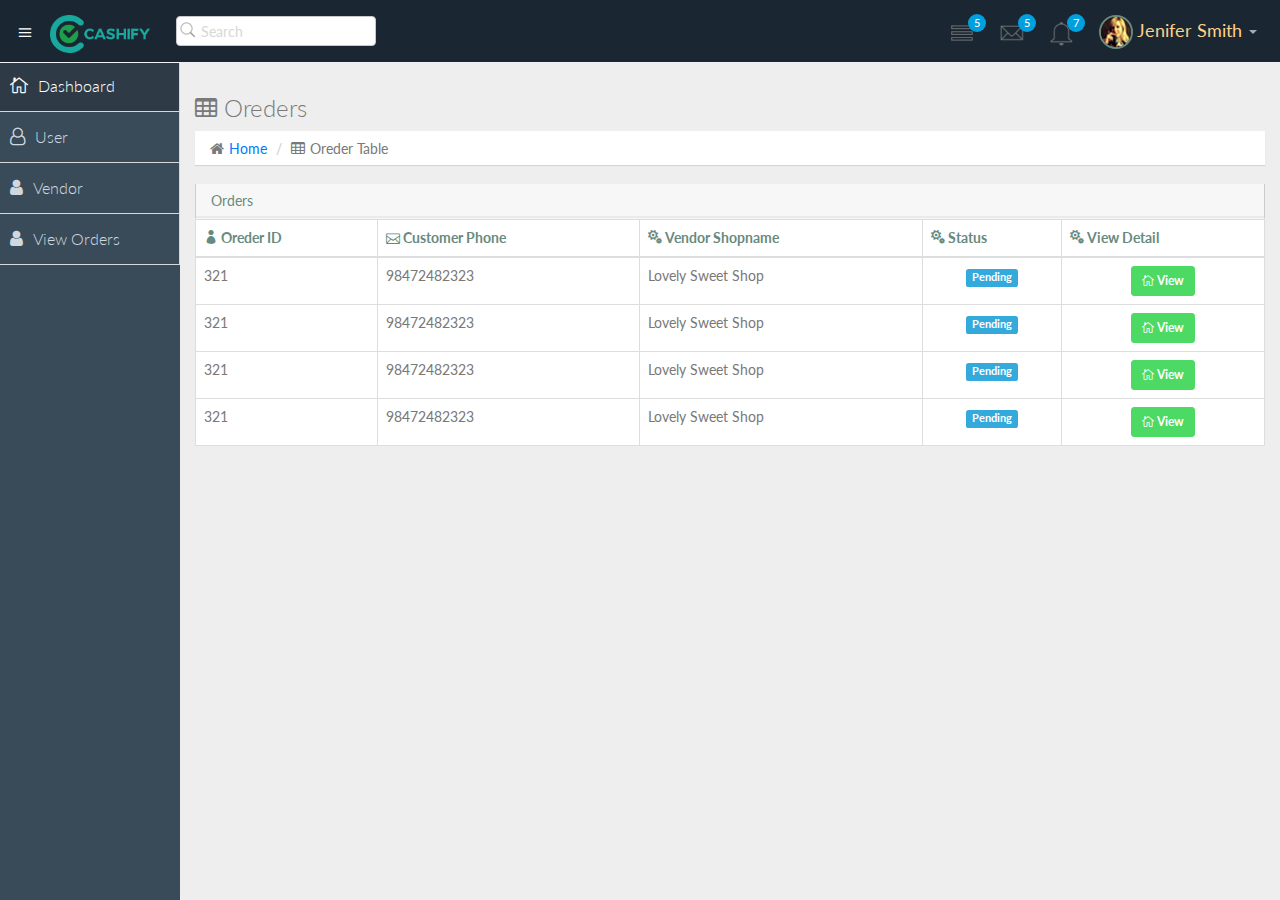
<file: orders.html>
<!DOCTYPE html>
<html lang="en">
  <head>
    <meta charset="utf-8">
    <meta name="viewport" content="width=device-width, initial-scale=1.0">
    <meta name="description" content="Creative - Bootstrap 3 Responsive Admin Template">
    <meta name="keyword" content="Creative, Dashboard, Admin, Template, Theme, Bootstrap, Responsive, Retina, Minimal">
    <link rel="shortcut icon" href="img/logo.png">

    <title>Basic Table | Creative - Bootstrap 3 Responsive Admin Template</title>

    <!-- Bootstrap CSS -->    
    <link href="css/bootstrap.min.css" rel="stylesheet">
    <!-- bootstrap theme -->
    <link href="css/bootstrap-theme.css" rel="stylesheet">
    <!--external css-->
    <!-- font icon -->
    <link href="css/elegant-icons-style.css" rel="stylesheet" />
    <link href="css/font-awesome.min.css" rel="stylesheet" />
    <link rel="stylesheet" href="https://maxcdn.bootstrapcdn.com/font-awesome/4.7.0/css/font-awesome.min.css"> 
    <!-- Custom styles -->
    <link href="css/style.css" rel="stylesheet">
    <link href="css/style-responsive.css" rel="stylesheet" />
  </head>

  <body> 
  <!-- container section start -->
  <section id="container" class="">
      <!--header start-->
      <header class="header dark-bg">
            <div class="toggle-nav">
                <div class="icon-reorder tooltips" data-original-title="Toggle Navigation" data-placement="bottom"><i class="icon_menu"></i></div>
            </div>

            <!--logo start-->
            <a href="index.html" class="logo">
                <img src="img/logo.png" alt="" class="img-responsive" width="100">
            </a>
            <!--logo end-->

            <div class="nav search-row" id="top_menu">
                <!--  search form start -->
                <ul class="nav top-menu">                    
                    <li>
                        <form class="navbar-form">
                            <input class="form-control" placeholder="Search" type="text">
                        </form>
                    </li>                    
                </ul>
                <!--  search form end -->                
            </div>

            <div class="top-nav notification-row">                
                <!-- notificatoin dropdown start-->
                <ul class="nav pull-right top-menu">
                    
                    <!-- task notificatoin start -->
                    <li id="task_notificatoin_bar" class="dropdown">
                        <a data-toggle="dropdown" class="dropdown-toggle" href="#">
                            <i class="icon-task-l"></i>
                            <span class="badge bg-important">5</span>
                        </a>
                        <ul class="dropdown-menu extended tasks-bar">
                            <div class="notify-arrow notify-arrow-blue"></div>
                            <li>
                                <p class="blue">You have 5 Pending tasks</p>
                            </li>
                            <li>
                                <a href="#">
                                    <div class="task-info">
                                        <div class="desc">Design PSD </div>
                                        <div class="percent">90%</div>
                                    </div>
                                    <div class="progress progress-striped">
                                        <div class="progress-bar progress-bar-success" role="progressbar" aria-valuenow="90" aria-valuemin="0" aria-valuemax="100" style="width: 90%">
                                            <span class="sr-only">90% Complete (success)</span>
                                        </div>
                                    </div>
                                </a>
                            </li>
                            <li>
                                <a href="#">
                                    <div class="task-info">
                                        <div class="desc">
                                            Project 1
                                        </div>
                                        <div class="percent">30%</div>
                                    </div>
                                    <div class="progress progress-striped">
                                        <div class="progress-bar progress-bar-warning" role="progressbar" aria-valuenow="30" aria-valuemin="0" aria-valuemax="100" style="width: 30%">
                                            <span class="sr-only">30% Complete (warning)</span>
                                        </div>
                                    </div>
                                </a>
                            </li>
                            <li>
                                <a href="#">
                                    <div class="task-info">
                                        <div class="desc">Digital Marketing</div>
                                        <div class="percent">80%</div>
                                    </div>
                                    <div class="progress progress-striped">
                                        <div class="progress-bar progress-bar-info" role="progressbar" aria-valuenow="80" aria-valuemin="0" aria-valuemax="100" style="width: 80%">
                                            <span class="sr-only">80% Complete</span>
                                        </div>
                                    </div>
                                </a>
                            </li>
                            <li>
                                <a href="#">
                                    <div class="task-info">
                                        <div class="desc">Logo Designing</div>
                                        <div class="percent">78%</div>
                                    </div>
                                    <div class="progress progress-striped">
                                        <div class="progress-bar progress-bar-danger" role="progressbar" aria-valuenow="78" aria-valuemin="0" aria-valuemax="100" style="width: 78%">
                                            <span class="sr-only">78% Complete (danger)</span>
                                        </div>
                                    </div>
                                </a>
                            </li>
                            <li>
                                <a href="#">
                                    <div class="task-info">
                                        <div class="desc">Mobile App</div>
                                        <div class="percent">50%</div>
                                    </div>
                                    <div class="progress progress-striped active">
                                        <div class="progress-bar"  role="progressbar" aria-valuenow="50" aria-valuemin="0" aria-valuemax="100" style="width: 50%">
                                            <span class="sr-only">50% Complete</span>
                                        </div>
                                    </div>

                                </a>
                            </li>
                            <li class="external">
                                <a href="#">See All Tasks</a>
                            </li>
                        </ul>
                    </li>
                    <!-- task notificatoin end -->
                    <!-- inbox notificatoin start-->
                    <li id="mail_notificatoin_bar" class="dropdown">
                        <a data-toggle="dropdown" class="dropdown-toggle" href="#">
                            <i class="icon-envelope-l"></i>
                            <span class="badge bg-important">5</span>
                        </a>
                        <ul class="dropdown-menu extended inbox">
                            <div class="notify-arrow notify-arrow-blue"></div>
                            <li>
                                <p class="blue">You have 5 new messages</p>
                            </li>
                            <li>
                                <a href="#">
                                    <span class="photo"><img alt="avatar" src="./img/avatar-mini.jpg"></span>
                                    <span class="subject">
                                    <span class="from">Greg  Martin</span>
                                    <span class="time">1 min</span>
                                    </span>
                                </a>
                            </li>
                            <li>
                                <a href="#">
                                    <span class="photo"><img alt="avatar" src="./img/avatar-mini2.jpg"></span>
                                    <span class="subject">
                                        <span class="from">Bob   Mckenzie</span>
                                        <span class="time">5 mins</span>
                                    </span>
                                </a>
                            </li>
                            <li>
                                <a href="#">
                                    <span class="photo"><img alt="avatar" src="./img/avatar-mini3.jpg"></span>
                                    <span class="subject">
                                        <span class="from">Phillip   Park</span>
                                        <span class="time">2 hrs</span>
                                    </span>
                                    
                                </a>
                            </li>
                            <li>
                                <a href="#">
                                    <span class="photo"><img alt="avatar" src="./img/avatar-mini4.jpg"></span>
                                    <span class="subject">
                                        <span class="from">Ray   Munoz</span>
                                        <span class="time">1 day</span>
                                    </span>
                                   
                                </a>
                            </li>
                            <li>
                                <a href="#">See all messages</a>
                            </li>
                        </ul>
                    </li>
                    <!-- inbox notificatoin end -->
                    <!-- alert notification start-->
                    <li id="alert_notificatoin_bar" class="dropdown">
                        <a data-toggle="dropdown" class="dropdown-toggle" href="#">

                            <i class="icon-bell-l"></i>
                            <span class="badge bg-important">7</span>
                        </a>
                        <ul class="dropdown-menu extended notification">
                            <div class="notify-arrow notify-arrow-blue"></div>
                            <li>
                                <p class="blue">You have 4 new notifications</p>
                            </li>
                            <li>
                                <a href="#">
                                    <span class="label label-primary"><i class="icon_profile"></i></span> 
                                    Friend Request
                                    <span class="small italic pull-right">5 mins</span>
                                </a>
                            </li>
                            <li>
                                <a href="#">
                                    <span class="label label-warning"><i class="icon_pin"></i></span>  
                                    John location.
                                    <span class="small italic pull-right">50 mins</span>
                                </a>
                            </li>
                            <li>
                                <a href="#">
                                    <span class="label label-danger"><i class="icon_book_alt"></i></span> 
                                    Project 3 Completed.
                                    <span class="small italic pull-right">1 hr</span>
                                </a>
                            </li>
                            <li>
                                <a href="#">
                                    <span class="label label-success"><i class="icon_like"></i></span> 
                                    Mick appreciated your work.
                                    <span class="small italic pull-right"> Today</span>
                                </a>
                            </li>                            
                            <li>
                                <a href="#">See all notifications</a>
                            </li>
                        </ul>
                    </li>
                    <!-- alert notification end-->
                    <!-- Vendor login dropdown start-->
                    <li class="dropdown">
                        <a data-toggle="dropdown" class="dropdown-toggle" href="#">
                            <span class="profile-ava">
                                <img alt="" src="img/avatar1_small.jpg">
                            </span>
                            <span class="Vendorname">Jenifer Smith</span>
                            <b class="caret"></b>
                        </a>
                        <ul class="dropdown-menu extended logout">
                            <div class="log-arrow-up"></div>
                            <li class="eborder-top">
                                <a href="#"><i class="icon_profile"></i> My Profile</a>
                            </li>
                            <li>
                                <a href="#"><i class="icon_mail_alt"></i> My Inbox</a>
                            </li>
                            <li>
                                <a href="#"><i class="icon_clock_alt"></i> Timeline</a>
                            </li>
                            <li>
                                <a href="#"><i class="icon_chat_alt"></i> Chats</a>
                            </li>
                            <li>
                                <a href="login.html"><i class="icon_key_alt"></i> Log Out</a>
                            </li>
                            <li>
                                <a href="documentation.html"><i class="icon_key_alt"></i> Documentation</a>
                            </li>
                            <li>
                                <a href="documentation.html"><i class="icon_key_alt"></i> Documentation</a>
                            </li>
                        </ul>
                    </li>
                    <!-- Vendor login dropdown end -->
                </ul>
                <!-- notificatoin dropdown end-->
            </div>
      </header>      
      <!--header end-->

            <!--sidebar start-->
      <aside>
          <div id="sidebar"  class="nav-collapse ">
              <!-- sidebar menu start-->
              <ul class="sidebar-menu">                
                  <li class="active">
                      <a class="" href="index.html">
                          <i class="icon_house_alt"></i>
                          <span>Dashboard</span>
                      </a>
                  </li>
                  <li>
                      <a class="" href="user.html">
                          <i class="fa fa-user-o"></i>
                          <span>User</span>
                      </a>
                  </li>
                  <li>
                      <a class="" href="vendor.html">
                          <i class="fa fa-user"></i>
                          <span>Vendor</span>
                      </a>
                  </li>
                  <li>
                      <a class="" href="orders.html">
                          <i class="fa fa-user"></i>
                          <span>View Orders</span>
                      </a>
                  </li>
                  
              </ul>
              <!-- sidebar menu end-->
          </div>
      </aside>
      <!--sidebar end-->



      <!--main content start-->
      <section id="main-content">
          <section class="wrapper">
		  <div class="row">
				<div class="col-lg-12">
					<h3 class="pae-header"><i class="fa fa-table"></i> Oreders</h3>
					<ol class="breadcrumb">
						<li><i class="fa fa-home"></i><a href="index.html">Home</a></li>
						<li><i class="fa fa-table"></i>Oreder Table</li>
					</ol>
				</div>
			</div>
              <!-- page start-->
        
              <div class="row">
                <!-- Order Table table start    -->
                  <div class="col-lg-12">
                      <section class="panel">
                          <header class="panel-heading">
                              Orders
                          </header>
                          <div class="table-responsive">
                            <table class="table table-bordered">
                              <thead>
                                <tr>
                                  <th><i class="icon_profile"></i> Oreder ID</th>
                                  <th><i class="icon_mail_alt"></i> Customer Phone</th>
                                  <th><i class="icon_cogs"></i> Vendor Shopname</th>
                                  <th><i class="icon_cogs"></i> Status</th>
                                  <th><i class="icon_cogs"></i> View Detail</th>
                                </tr>
                              </thead>
                              <tbody>
                                <tr>
                                  <td>321</td>
                                  <td>98472482323</td>
                                  <td>Lovely Sweet Shop</td>
                                  <td class="text-center"><span class="label label-info">Pending</span></td>
                                  <td class="text-center">
                                    <div class="btn-group">
                                          <a class="btn  btn-success btn-sm" href="order_detail.html"><span class="icon_house_alt"></span> <strong>View</strong></a>
                                    </div>
                                  </td>   
                                </tr>
                                <tr>
                                  <td>321</td>
                                  <td>98472482323</td>
                                  <td>Lovely Sweet Shop</td>
                                  <td class="text-center"><span class="label label-info">Pending</span></td>
                                  <td class="text-center">
                                    <div class="btn-group">
                                          <a class="btn  btn-success btn-sm" href="order_detail.html"><span class="icon_house_alt"></span> <strong>View</strong></a>
                                    </div>
                                  </td>   
                                </tr>
                                <tr>
                                  <td>321</td>
                                  <td>98472482323</td>
                                  <td>Lovely Sweet Shop</td>
                                  <td class="text-center"><span class="label label-info">Pending</span></td>
                                  <td class="text-center">
                                    <div class="btn-group">
                                          <a class="btn  btn-success btn-sm" href="order_detail.html"><span class="icon_house_alt"></span> <strong>View</strong></a>
                                    </div>
                                  </td>   
                                </tr>
                                <tr>
                                  <td>321</td>
                                  <td>98472482323</td>
                                  <td>Lovely Sweet Shop</td>
                                  <td class="text-center"><span class="label label-info">Pending</span></td>
                                  <td class="text-center">
                                    <div class="btn-group">
                                          <a class="btn  btn-success btn-sm" href="order_detail.html"><span class="icon_house_alt"></span> <strong>View</strong></a>
                                    </div>
                                  </td>   
                                </tr>
                              </tbody>
                            </table>
                          </div>

                      </section>
                  </div>
                <!-- end of Order table start    -->                 
              </div>
              <!-- page end-->
          </section>
      </section>
  </section>
  <!-- container section end -->
    <!-- javascripts -->
    <script src="js/jquery.js"></script>
    <script src="js/bootstrap.min.js"></script>
    <!-- nicescroll -->
    <script src="js/jquery.scrollTo.min.js"></script>
    <script src="js/jquery.nicescroll.js" type="text/javascript"></script>
    <!--custome script for all page-->
    <script src="js/scripts.js"></script>


  </body>
</html>
</file>
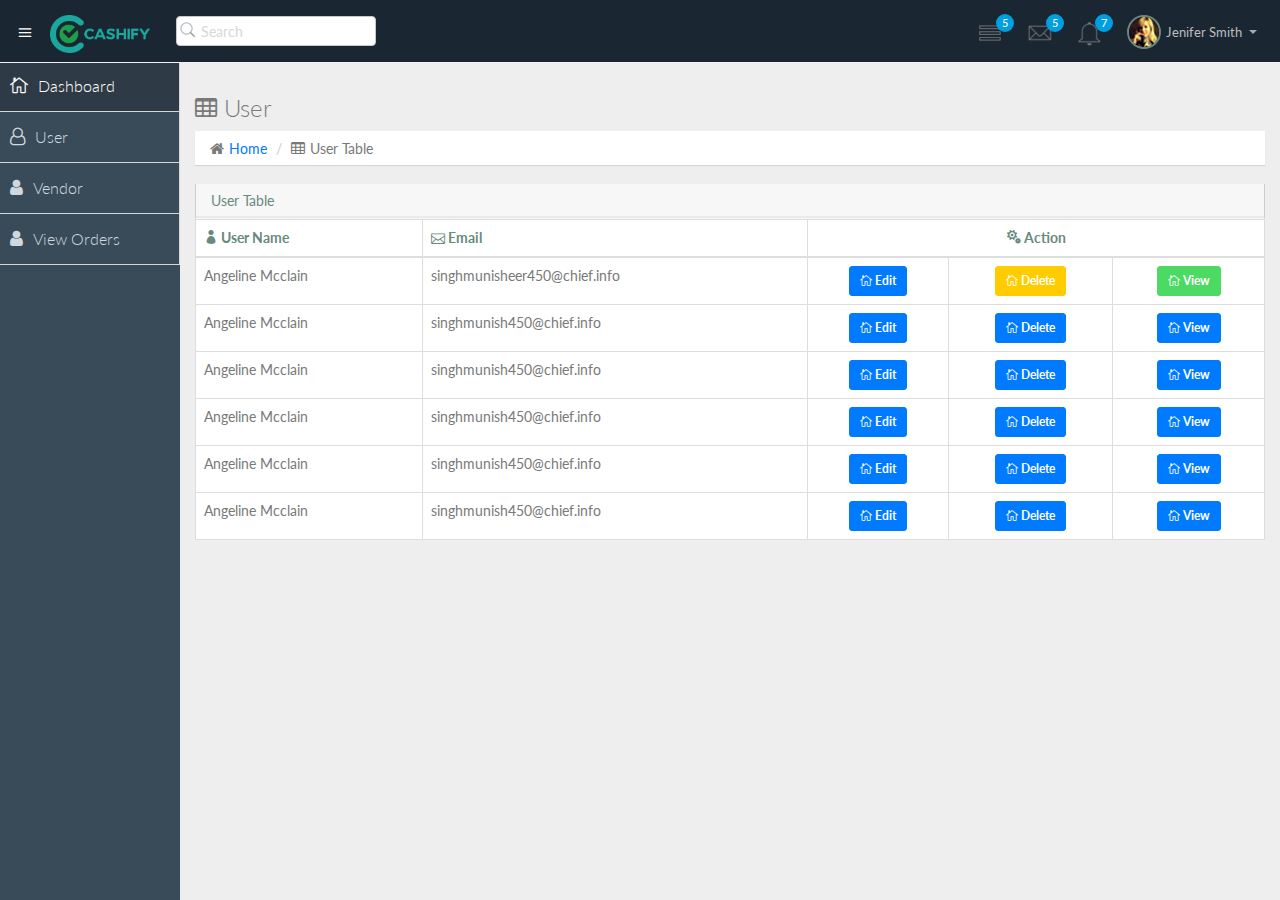
<file: user.html>
<!DOCTYPE html>
<html lang="en">
  <head>
    <meta charset="utf-8">
    <meta name="viewport" content="width=device-width, initial-scale=1.0">
    <meta name="description" content="Creative - Bootstrap 3 Responsive Admin Template">
    <meta name="keyword" content="Creative, Dashboard, Admin, Template, Theme, Bootstrap, Responsive, Retina, Minimal">
    <link rel="shortcut icon" href="img/logo.png">

    <title>Basic Table | Creative - Bootstrap 3 Responsive Admin Template</title>

    <!-- Bootstrap CSS -->    
    <link href="css/bootstrap.min.css" rel="stylesheet">
    <!-- bootstrap theme -->
    <link href="css/bootstrap-theme.css" rel="stylesheet">
    <!--external css-->
    <!-- font icon -->
    <link href="css/elegant-icons-style.css" rel="stylesheet" />
    <link href="css/font-awesome.min.css" rel="stylesheet" />
    <link rel="stylesheet" href="https://maxcdn.bootstrapcdn.com/font-awesome/4.7.0/css/font-awesome.min.css"> 
    <!-- Custom styles -->
    <link href="css/style.css" rel="stylesheet">
    <link href="css/style-responsive.css" rel="stylesheet" />
  </head>

  <body> 
  <!-- container section start -->
  <section id="container" class="">
      <!--header start-->
      <header class="header dark-bg">
            <div class="toggle-nav">
                <div class="icon-reorder tooltips" data-original-title="Toggle Navigation" data-placement="bottom"><i class="icon_menu"></i></div>
            </div>

            <!--logo start-->
            <a href="index.html" class="logo">
                <img src="img/logo.png" alt="" class="img-responsive" width="100">
            </a>
            <!--logo end-->

            <div class="nav search-row" id="top_menu">
                <!--  search form start -->
                <ul class="nav top-menu">                    
                    <li>
                        <form class="navbar-form">
                            <input class="form-control" placeholder="Search" type="text">
                        </form>
                    </li>                    
                </ul>
                <!--  search form end -->                
            </div>

            <div class="top-nav notification-row">                
                <!-- notificatoin dropdown start-->
                <ul class="nav pull-right top-menu">
                    
                    <!-- task notificatoin start -->
                    <li id="task_notificatoin_bar" class="dropdown">
                        <a data-toggle="dropdown" class="dropdown-toggle" href="#">
                            <i class="icon-task-l"></i>
                            <span class="badge bg-important">5</span>
                        </a>
                        <ul class="dropdown-menu extended tasks-bar">
                            <div class="notify-arrow notify-arrow-blue"></div>
                            <li>
                                <p class="blue">You have 5 pending tasks</p>
                            </li>
                            <li>
                                <a href="#">
                                    <div class="task-info">
                                        <div class="desc">Design PSD </div>
                                        <div class="percent">90%</div>
                                    </div>
                                    <div class="progress progress-striped">
                                        <div class="progress-bar progress-bar-success" role="progressbar" aria-valuenow="90" aria-valuemin="0" aria-valuemax="100" style="width: 90%">
                                            <span class="sr-only">90% Complete (success)</span>
                                        </div>
                                    </div>
                                </a>
                            </li>
                            <li>
                                <a href="#">
                                    <div class="task-info">
                                        <div class="desc">
                                            Project 1
                                        </div>
                                        <div class="percent">30%</div>
                                    </div>
                                    <div class="progress progress-striped">
                                        <div class="progress-bar progress-bar-warning" role="progressbar" aria-valuenow="30" aria-valuemin="0" aria-valuemax="100" style="width: 30%">
                                            <span class="sr-only">30% Complete (warning)</span>
                                        </div>
                                    </div>
                                </a>
                            </li>
                            <li>
                                <a href="#">
                                    <div class="task-info">
                                        <div class="desc">Digital Marketing</div>
                                        <div class="percent">80%</div>
                                    </div>
                                    <div class="progress progress-striped">
                                        <div class="progress-bar progress-bar-info" role="progressbar" aria-valuenow="80" aria-valuemin="0" aria-valuemax="100" style="width: 80%">
                                            <span class="sr-only">80% Complete</span>
                                        </div>
                                    </div>
                                </a>
                            </li>
                            <li>
                                <a href="#">
                                    <div class="task-info">
                                        <div class="desc">Logo Designing</div>
                                        <div class="percent">78%</div>
                                    </div>
                                    <div class="progress progress-striped">
                                        <div class="progress-bar progress-bar-danger" role="progressbar" aria-valuenow="78" aria-valuemin="0" aria-valuemax="100" style="width: 78%">
                                            <span class="sr-only">78% Complete (danger)</span>
                                        </div>
                                    </div>
                                </a>
                            </li>
                            <li>
                                <a href="#">
                                    <div class="task-info">
                                        <div class="desc">Mobile App</div>
                                        <div class="percent">50%</div>
                                    </div>
                                    <div class="progress progress-striped active">
                                        <div class="progress-bar"  role="progressbar" aria-valuenow="50" aria-valuemin="0" aria-valuemax="100" style="width: 50%">
                                            <span class="sr-only">50% Complete</span>
                                        </div>
                                    </div>

                                </a>
                            </li>
                            <li class="external">
                                <a href="#">See All Tasks</a>
                            </li>
                        </ul>
                    </li>
                    <!-- task notificatoin end -->
                    <!-- inbox notificatoin start-->
                    <li id="mail_notificatoin_bar" class="dropdown">
                        <a data-toggle="dropdown" class="dropdown-toggle" href="#">
                            <i class="icon-envelope-l"></i>
                            <span class="badge bg-important">5</span>
                        </a>
                        <ul class="dropdown-menu extended inbox">
                            <div class="notify-arrow notify-arrow-blue"></div>
                            <li>
                                <p class="blue">You have 5 new messages</p>
                            </li>
                            <li>
                                <a href="#">
                                    <span class="photo"><img alt="avatar" src="./img/avatar-mini.jpg"></span>
                                    <span class="subject">
                                    <span class="from">Greg  Martin</span>
                                    <span class="time">1 min</span>
                                    </span>
                                </a>
                            </li>
                            <li>
                                <a href="#">
                                    <span class="photo"><img alt="avatar" src="./img/avatar-mini2.jpg"></span>
                                    <span class="subject">
                                        <span class="from">Bob   Mckenzie</span>
                                        <span class="time">5 mins</span>
                                    </span>
                                </a>
                            </li>
                            <li>
                                <a href="#">
                                    <span class="photo"><img alt="avatar" src="./img/avatar-mini3.jpg"></span>
                                    <span class="subject">
                                        <span class="from">Phillip   Park</span>
                                        <span class="time">2 hrs</span>
                                    </span>
                                    
                                </a>
                            </li>
                            <li>
                                <a href="#">
                                    <span class="photo"><img alt="avatar" src="./img/avatar-mini4.jpg"></span>
                                    <span class="subject">
                                        <span class="from">Ray   Munoz</span>
                                        <span class="time">1 day</span>
                                    </span>
                                   
                                </a>
                            </li>
                            <li>
                                <a href="#">See all messages</a>
                            </li>
                        </ul>
                    </li>
                    <!-- inbox notificatoin end -->
                    <!-- alert notification start-->
                    <li id="alert_notificatoin_bar" class="dropdown">
                        <a data-toggle="dropdown" class="dropdown-toggle" href="#">

                            <i class="icon-bell-l"></i>
                            <span class="badge bg-important">7</span>
                        </a>
                        <ul class="dropdown-menu extended notification">
                            <div class="notify-arrow notify-arrow-blue"></div>
                            <li>
                                <p class="blue">You have 4 new notifications</p>
                            </li>
                            <li>
                                <a href="#">
                                    <span class="label label-primary"><i class="icon_profile"></i></span> 
                                    Friend Request
                                    <span class="small italic pull-right">5 mins</span>
                                </a>
                            </li>
                            <li>
                                <a href="#">
                                    <span class="label label-warning"><i class="icon_pin"></i></span>  
                                    John location.
                                    <span class="small italic pull-right">50 mins</span>
                                </a>
                            </li>
                            <li>
                                <a href="#">
                                    <span class="label label-danger"><i class="icon_book_alt"></i></span> 
                                    Project 3 Completed.
                                    <span class="small italic pull-right">1 hr</span>
                                </a>
                            </li>
                            <li>
                                <a href="#">
                                    <span class="label label-success"><i class="icon_like"></i></span> 
                                    Mick appreciated your work.
                                    <span class="small italic pull-right"> Today</span>
                                </a>
                            </li>                            
                            <li>
                                <a href="#">See all notifications</a>
                            </li>
                        </ul>
                    </li>
                    <!-- alert notification end-->
                    <!-- user login dropdown start-->
                    <li class="dropdown">
                        <a data-toggle="dropdown" class="dropdown-toggle" href="#">
                            <span class="profile-ava">
                                <img alt="" src="img/avatar1_small.jpg">
                            </span>
                            <span class="username">Jenifer Smith</span>
                            <b class="caret"></b>
                        </a>
                        <ul class="dropdown-menu extended logout">
                            <div class="log-arrow-up"></div>
                            <li class="eborder-top">
                                <a href="#"><i class="icon_profile"></i> My Profile</a>
                            </li>
                            <li>
                                <a href="#"><i class="icon_mail_alt"></i> My Inbox</a>
                            </li>
                            <li>
                                <a href="#"><i class="icon_clock_alt"></i> Timeline</a>
                            </li>
                            <li>
                                <a href="#"><i class="icon_chat_alt"></i> Chats</a>
                            </li>
                            <li>
                                <a href="login.html"><i class="icon_key_alt"></i> Log Out</a>
                            </li>
                            <li>
                                <a href="documentation.html"><i class="icon_key_alt"></i> Documentation</a>
                            </li>
                            <li>
                                <a href="documentation.html"><i class="icon_key_alt"></i> Documentation</a>
                            </li>
                        </ul>
                    </li>
                    <!-- user login dropdown end -->
                </ul>
                <!-- notificatoin dropdown end-->
            </div>
      </header>      
      <!--header end-->

            <!--sidebar start-->
      <aside>
          <div id="sidebar"  class="nav-collapse ">
              <!-- sidebar menu start-->
              <ul class="sidebar-menu">                
                  <li class="active">
                      <a class="" href="index.html">
                          <i class="icon_house_alt"></i>
                          <span>Dashboard</span>
                      </a>
                  </li>
                  <li>
                      <a class="" href="user.html">
                          <i class="fa fa-user-o"></i>
                          <span>User</span>
                      </a>
                  </li>
                  <li>
                      <a class="" href="vendor.html">
                          <i class="fa fa-user"></i>
                          <span>Vendor</span>
                      </a>
                  </li>
                  <li>
                      <a class="" href="orders.html">
                          <i class="fa fa-user"></i>
                          <span>View Orders</span>
                      </a>
                  </li>
                  
              </ul>
              <!-- sidebar menu end-->
          </div>
      </aside>
      <!--sidebar end-->

      <!--main content start-->
      <section id="main-content">
          <section class="wrapper">
		  <div class="row">
				<div class="col-lg-12">
					<h3 class="pae-header"><i class="fa fa-table"></i> User</h3>
					<ol class="breadcrumb">
						<li><i class="fa fa-home"></i><a href="index.html">Home</a></li>
						<li><i class="fa fa-table"></i>User Table</li>
					</ol>
				</div>
			</div>
              <!-- page start-->
        
              <div class="row">
                <!-- user table start    -->
                  <div class="col-lg-12">
                      <section class="panel">
                          <header class="panel-heading">
                              User Table
                          </header>
                          <div class="table-responsive">
                            <table class="table table-bordered">
                              <thead>
                                <tr>
                                  <th><i class="icon_profile"></i> User Name</th>
                                  <th><i class="icon_mail_alt"></i> Email</th>
                                  <th colspan="3" class="text-center"><i class="icon_cogs"></i> Action</th>
                                </tr>
                              </thead>
                              <tbody>
                                <tr>
                                  <td>Angeline Mcclain</td>
                                  <td>singhmunisheer450@chief.info</td>
                                  <td class="text-center">
                                    <div class="btn-group">
                                          <a class="btn  btn-primary btn-sm"  href="user_edit.html"><span class="icon_house_alt"></span> <strong>Edit</strong></a>
                                    </div>
                                  </td>
                                  <td class="text-center">
                                    <div class="btn-group">
                                          <a class="btn btn-warning btn-sm" data-toggle="modal" href="#delete_Row"><span class="icon_house_alt"></span> <strong>Delete</strong></a>
                                          
                                    </div>
                                  </td>
                                  <td class="text-center">
                                    <div class="btn-group">
                                          <a class="btn  btn-success btn-sm" href="user_view_detail.html"><span class="icon_house_alt"></span> <strong>View</strong></a>
                                    </div>
                                  </td>   
                                </tr>
                                <tr>
                                  <td>Angeline Mcclain</td>
                                  <td>singhmunish450@chief.info</td>
                                  <td class="text-center">
                                    <div class="btn-group">
                                          <a class="btn btn-primary btn-sm" href=""><span class="icon_house_alt"></span> <strong>Edit</strong></a>
                                    </div>
                                  </td>
                                  <td class="text-center">
                                    <div class="btn-group">
                                          <a class="btn  btn-primary btn-sm" href=""><span class="icon_house_alt"></span> <strong>Delete</strong></a>
                                    </div>
                                  </td>
                                  <td class="text-center">
                                    <div class="btn-group">
                                          <a class="btn  btn-primary btn-sm" href=""><span class="icon_house_alt"></span> <strong>View</strong></a>
                                    </div>
                                  </td>   
                                </tr>
                                <tr>
                                  <td>Angeline Mcclain</td>
                                  <td>singhmunish450@chief.info</td>
                                  <td class="text-center">
                                    <div class="btn-group">
                                          <a class="btn btn-primary btn-sm" href=""><span class="icon_house_alt"></span> <strong>Edit</strong></a>
                                    </div>
                                  </td>
                                  <td class="text-center">
                                    <div class="btn-group">
                                          <a class="btn  btn-primary btn-sm" href=""><span class="icon_house_alt"></span> <strong>Delete</strong></a>
                                    </div>
                                  </td>
                                  <td class="text-center">
                                    <div class="btn-group">
                                          <a class="btn  btn-primary btn-sm" href=""><span class="icon_house_alt"></span> <strong>View</strong></a>
                                    </div>
                                  </td>   
                                </tr>
                                <tr>
                                  <td>Angeline Mcclain</td>
                                  <td>singhmunish450@chief.info</td>
                                  <td class="text-center">
                                    <div class="btn-group">
                                          <a class="btn btn-primary btn-sm" href=""><span class="icon_house_alt"></span> <strong>Edit</strong></a>
                                    </div>
                                  </td>
                                  <td class="text-center">
                                    <div class="btn-group">
                                          <a class="btn  btn-primary btn-sm" href=""><span class="icon_house_alt"></span> <strong>Delete</strong></a>
                                    </div>
                                  </td>
                                  <td class="text-center">
                                    <div class="btn-group">
                                          <a class="btn  btn-primary btn-sm" href=""><span class="icon_house_alt"></span> <strong>View</strong></a>
                                    </div>
                                  </td>   
                                </tr>
                                <tr>
                                  <td>Angeline Mcclain</td>
                                  <td>singhmunish450@chief.info</td>
                                  <td class="text-center">
                                    <div class="btn-group">
                                          <a class="btn btn-primary btn-sm" href=""><span class="icon_house_alt"></span> <strong>Edit</strong></a>
                                    </div>
                                  </td>
                                  <td class="text-center">
                                    <div class="btn-group">
                                          <a class="btn  btn-primary btn-sm" href=""><span class="icon_house_alt"></span> <strong>Delete</strong></a>
                                    </div>
                                  </td>
                                  <td class="text-center">
                                    <div class="btn-group">
                                          <a class="btn  btn-primary btn-sm" href=""><span class="icon_house_alt"></span> <strong>View</strong></a>
                                    </div>
                                  </td>   
                                </tr>
                                <tr>
                                  <td>Angeline Mcclain</td>
                                  <td>singhmunish450@chief.info</td>
                                  <td class="text-center">
                                    <div class="btn-group">
                                          <a class="btn btn-primary btn-sm" href=""><span class="icon_house_alt"></span> <strong>Edit</strong></a>
                                    </div>
                                  </td>
                                  <td class="text-center">
                                    <div class="btn-group">
                                          <a class="btn  btn-primary btn-sm" href=""><span class="icon_house_alt"></span> <strong>Delete</strong></a>
                                    </div>
                                  </td>
                                  <td class="text-center">
                                    <div class="btn-group">
                                          <a class="btn  btn-primary btn-sm" href=""><span class="icon_house_alt"></span> <strong>View</strong></a>
                                    </div>
                                  </td>   
                                </tr>
                              </tbody>
                            </table>
                          </div>

                      </section>
                  </div>
                <!-- end of user table start    -->                 
              </div>
              <!-- page end-->
          </section>
      </section>
  </section>
  <!-- container section end -->
    <!-- javascripts -->
    <script src="js/jquery.js"></script>
    <script src="js/bootstrap.min.js"></script>
    <!-- nicescroll -->
    <script src="js/jquery.scrollTo.min.js"></script>
    <script src="js/jquery.nicescroll.js" type="text/javascript"></script>
    <!--custome script for all page-->
    <script src="js/scripts.js"></script>


  </body>
</html>

<!--User Delete Row Modal -->
<div class="modal fade" id="delete_Row" tabindex="-1" role="dialog" aria-labelledby="myModalLabel" aria-hidden="true">
  <div class="modal-dialog">
      <div class="modal-content">
          <div class="modal-header">
              <button type="button" class="close" data-dismiss="modal" aria-hidden="true">&times;</button>
              <h4 class="modal-title">Delete Row</h4>
          </div>
          <div class="modal-body">

              <div class="alert alert-warning fade in">
                  <strong>Warning!</strong> Are you sure you want to delete row.
              </div>

          </div>
          <div class="modal-footer">
              <button data-dismiss="modal" class="btn btn-default" type="button">Close</button>
              <button class="btn btn-warning" type="button"> Yes</button>
          </div>
      </div>
  </div>
</div>
<!--end of User Delete Row modal -->

<!--  <div class="row">
                  <div class="col-lg-12">
                      <section class="panel">
                          <header class="panel-heading">
                              Responsive tables
                          </header>
                          <div class="table-responsive">
                            <table class="table">
                              <thead>
                                <tr>
                                  <th>#</th>
                                  <th>Table heading</th>
                                  <th>Table heading</th>
                                  <th>Table heading</th>
                                  <th>Table heading</th>
                                  <th>Table heading</th>
                                  <th>Table heading</th>
                                </tr>
                              </thead>
                              <tbody>
                                <tr>
                                  <td>1</td>
                                  <td>Table cell</td>
                                  <td>Table cell</td>
                                  <td>Table cell</td>
                                  <td>Table cell</td>
                                  <td>Table cell</td>
                                  <td>Table cell</td>
                                </tr>
                                <tr>
                                  <td>2</td>
                                  <td>Table cell</td>
                                  <td>Table cell</td>
                                  <td>Table cell</td>
                                  <td>Table cell</td>
                                  <td>Table cell</td>
                                  <td>Table cell</td>
                                </tr>
                                <tr>
                                  <td>3</td>
                                  <td>Table cell</td>
                                  <td>Table cell</td>
                                  <td>Table cell</td>
                                  <td>Table cell</td>
                                  <td>Table cell</td>
                                  <td>Table cell</td>
                                </tr>
                              </tbody>
                            </table>
                          </div>

                      </section>
                  </div>
              </div> -->
</file>
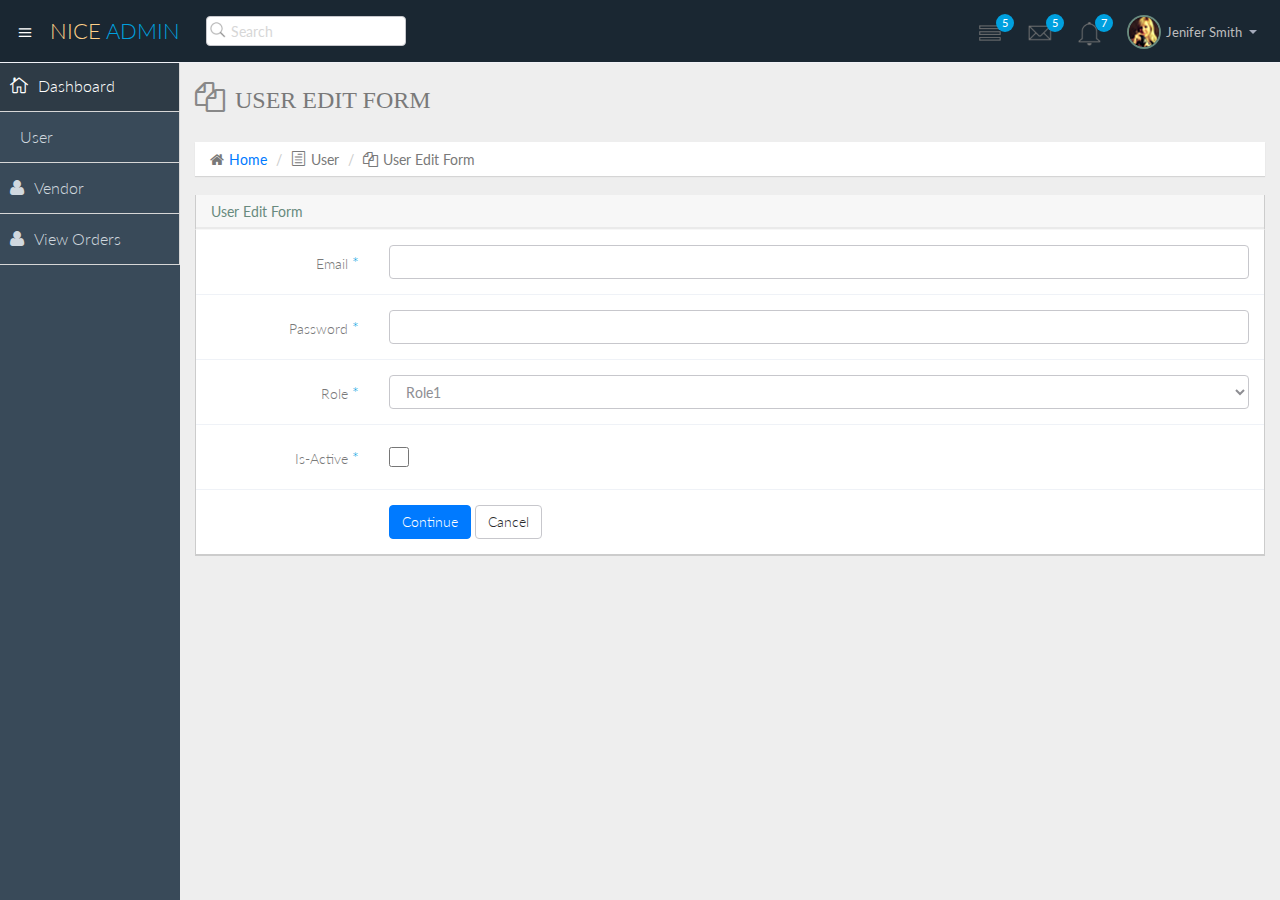
<file: user_edit.html>
<!DOCTYPE html>
<html lang="en">
  <head>
    <meta charset="utf-8">
    <meta name="viewport" content="width=device-width, initial-scale=1.0">
    <meta name="description" content="Creative - Bootstrap 3 Responsive Admin Template">
    <meta name="author" content="GeeksLabs">
    <meta name="keyword" content="Creative, Dashboard, Admin, Template, Theme, Bootstrap, Responsive, Retina, Minimal">
    <link rel="shortcut icon" href="img/favicon.png">

    <title>Form Validation | Creative - Bootstrap 3 Responsive Admin Template</title>

    <!-- Bootstrap CSS -->    
    <link href="css/bootstrap.min.css" rel="stylesheet">
    <!-- bootstrap theme -->
    <link href="css/bootstrap-theme.css" rel="stylesheet">
    <!--external css-->
    <!-- font icon -->
    <link href="css/elegant-icons-style.css" rel="stylesheet" />
    <link href="css/font-awesome.min.css" rel="stylesheet" />
    <!-- Custom styles -->
    <link href="css/style.css" rel="stylesheet">
    <link href="css/style-responsive.css" rel="stylesheet" />

    <!-- HTML5 shim and Respond.js IE8 support of HTML5 -->
    <!--[if lt IE 9]>
      <script src="js/html5shiv.js"></script>
      <script src="js/respond.min.js"></script>
      <script src="js/lte-ie7.js"></script>
    <![endif]-->
  </head>

  <body>
  <!-- container section start -->
  <section id="container" class="">
      <!--header start-->
      <header class="header dark-bg">
            <div class="toggle-nav">
                <div class="icon-reorder tooltips" data-original-title="Toggle Navigation" data-placement="bottom"><i class="icon_menu"></i></div>
            </div>

            <!--logo start-->
            <a href="index.html" class="logo">Nice <span class="lite">Admin</span></a>
            <!--logo end-->

            <div class="nav search-row" id="top_menu">
                <!--  search form start -->
                <ul class="nav top-menu">                    
                    <li>
                        <form class="navbar-form">
                            <input class="form-control" placeholder="Search" type="text">
                        </form>
                    </li>                    
                </ul>
                <!--  search form end -->                
            </div>

            <div class="top-nav notification-row">                
                <!-- notificatoin dropdown start-->
                <ul class="nav pull-right top-menu">
                    
                    <!-- task notificatoin start -->
                    <li id="task_notificatoin_bar" class="dropdown">
                        <a data-toggle="dropdown" class="dropdown-toggle" href="#">
                            <i class="icon-task-l"></i>
                            <span class="badge bg-important">5</span>
                        </a>
                        <ul class="dropdown-menu extended tasks-bar">
                            <div class="notify-arrow notify-arrow-blue"></div>
                            <li>
                                <p class="blue">You have 5 pending tasks</p>
                            </li>
                            <li>
                                <a href="#">
                                    <div class="task-info">
                                        <div class="desc">Design PSD </div>
                                        <div class="percent">90%</div>
                                    </div>
                                    <div class="progress progress-striped">
                                        <div class="progress-bar progress-bar-success" role="progressbar" aria-valuenow="90" aria-valuemin="0" aria-valuemax="100" style="width: 90%">
                                            <span class="sr-only">90% Complete (success)</span>
                                        </div>
                                    </div>
                                </a>
                            </li>
                            <li>
                                <a href="#">
                                    <div class="task-info">
                                        <div class="desc">
                                            Project 1
                                        </div>
                                        <div class="percent">30%</div>
                                    </div>
                                    <div class="progress progress-striped">
                                        <div class="progress-bar progress-bar-warning" role="progressbar" aria-valuenow="30" aria-valuemin="0" aria-valuemax="100" style="width: 30%">
                                            <span class="sr-only">30% Complete (warning)</span>
                                        </div>
                                    </div>
                                </a>
                            </li>
                            <li>
                                <a href="#">
                                    <div class="task-info">
                                        <div class="desc">Digital Marketing</div>
                                        <div class="percent">80%</div>
                                    </div>
                                    <div class="progress progress-striped">
                                        <div class="progress-bar progress-bar-info" role="progressbar" aria-valuenow="80" aria-valuemin="0" aria-valuemax="100" style="width: 80%">
                                            <span class="sr-only">80% Complete</span>
                                        </div>
                                    </div>
                                </a>
                            </li>
                            <li>
                                <a href="#">
                                    <div class="task-info">
                                        <div class="desc">Logo Designing</div>
                                        <div class="percent">78%</div>
                                    </div>
                                    <div class="progress progress-striped">
                                        <div class="progress-bar progress-bar-danger" role="progressbar" aria-valuenow="78" aria-valuemin="0" aria-valuemax="100" style="width: 78%">
                                            <span class="sr-only">78% Complete (danger)</span>
                                        </div>
                                    </div>
                                </a>
                            </li>
                            <li>
                                <a href="#">
                                    <div class="task-info">
                                        <div class="desc">Mobile App</div>
                                        <div class="percent">50%</div>
                                    </div>
                                    <div class="progress progress-striped active">
                                        <div class="progress-bar"  role="progressbar" aria-valuenow="50" aria-valuemin="0" aria-valuemax="100" style="width: 50%">
                                            <span class="sr-only">50% Complete</span>
                                        </div>
                                    </div>

                                </a>
                            </li>
                            <li class="external">
                                <a href="#">See All Tasks</a>
                            </li>
                        </ul>
                    </li>
                    <!-- task notificatoin end -->
                    <!-- inbox notificatoin start-->
                    <li id="mail_notificatoin_bar" class="dropdown">
                        <a data-toggle="dropdown" class="dropdown-toggle" href="#">
                            <i class="icon-envelope-l"></i>
                            <span class="badge bg-important">5</span>
                        </a>
                        <ul class="dropdown-menu extended inbox">
                            <div class="notify-arrow notify-arrow-blue"></div>
                            <li>
                                <p class="blue">You have 5 new messages</p>
                            </li>
                            <li>
                                <a href="#">
                                    <span class="photo"><img alt="avatar" src="./img/avatar-mini.jpg"></span>
                                    <span class="subject">
                                    <span class="from">Greg  Martin</span>
                                    <span class="time">1 min</span>
                                    </span>
                                    <span class="message">
                                        I really like this admin panel.
                                    </span>
                                </a>
                            </li>
                            <li>
                                <a href="#">
                                    <span class="photo"><img alt="avatar" src="./img/avatar-mini2.jpg"></span>
                                    <span class="subject">
                                    <span class="from">Bob   Mckenzie</span>
                                    <span class="time">5 mins</span>
                                    </span>
                                    <span class="message">
                                     Hi, What is next project plan?
                                    </span>
                                </a>
                            </li>
                            <li>
                                <a href="#">
                                    <span class="photo"><img alt="avatar" src="./img/avatar-mini3.jpg"></span>
                                    <span class="subject">
                                    <span class="from">Phillip   Park</span>
                                    <span class="time">2 hrs</span>
                                    </span>
                                    <span class="message">
                                        I am like to buy this Admin Template.
                                    </span>
                                </a>
                            </li>
                            <li>
                                <a href="#">
                                    <span class="photo"><img alt="avatar" src="./img/avatar-mini4.jpg"></span>
                                    <span class="subject">
                                    <span class="from">Ray Munoz</span>
                                    <span class="time">1 day</span>
                                    </span>
                                    <span class="message">
                                        Icon fonts are great.
                                    </span>
                                </a>
                            </li>
                            <li>
                                <a href="#">See all messages</a>
                            </li>
                        </ul>
                    </li>
                    <!-- inbox notificatoin end -->
                    <!-- alert notification start-->
                    <li id="alert_notificatoin_bar" class="dropdown">
                        <a data-toggle="dropdown" class="dropdown-toggle" href="#">

                            <i class="icon-bell-l"></i>
                            <span class="badge bg-important">7</span>
                        </a>
                        <ul class="dropdown-menu extended notification">
                            <div class="notify-arrow notify-arrow-blue"></div>
                            <li>
                                <p class="blue">You have 4 new notifications</p>
                            </li>
                            <li>
                                <a href="#">
                                    <span class="label label-primary"><i class="icon_profile"></i></span> 
                                    Friend Request
                                    <span class="small italic pull-right">5 mins</span>
                                </a>
                            </li>
                            <li>
                                <a href="#">
                                    <span class="label label-warning"><i class="icon_pin"></i></span>  
                                    John location.
                                    <span class="small italic pull-right">50 mins</span>
                                </a>
                            </li>
                            <li>
                                <a href="#">
                                    <span class="label label-danger"><i class="icon_book_alt"></i></span> 
                                    Project 3 Completed.
                                    <span class="small italic pull-right">1 hr</span>
                                </a>
                            </li>
                            <li>
                                <a href="#">
                                    <span class="label label-success"><i class="icon_like"></i></span> 
                                    Mick appreciated your work.
                                    <span class="small italic pull-right"> Today</span>
                                </a>
                            </li>                            
                            <li>
                                <a href="#">See all notifications</a>
                            </li>
                        </ul>
                    </li>
                    <!-- alert notification end-->
                    <!-- user login dropdown start-->
                    <li class="dropdown">
                        <a data-toggle="dropdown" class="dropdown-toggle" href="#">
                            <span class="profile-ava">
                                <img alt="" src="img/avatar1_small.jpg">
                            </span>
                            <span class="username">Jenifer Smith</span>
                            <b class="caret"></b>
                        </a>
                        <ul class="dropdown-menu extended logout">
                            <div class="log-arrow-up"></div>
                            <li class="eborder-top">
                                <a href="#"><i class="icon_profile"></i> My Profile</a>
                            </li>
                            <li>
                                <a href="#"><i class="icon_mail_alt"></i> My Inbox</a>
                            </li>
                            <li>
                                <a href="#"><i class="icon_clock_alt"></i> Timeline</a>
                            </li>
                            <li>
                                <a href="#"><i class="icon_chat_alt"></i> Chats</a>
                            </li>
                            <li>
                                <a href="login.html"><i class="icon_key_alt"></i> Log Out</a>
                            </li>
                            <li>
                                <a href="documentation.html"><i class="icon_key_alt"></i> Documentation</a>
                            </li>
                            <li>
                                <a href="documentation.html"><i class="icon_key_alt"></i> Documentation</a>
                            </li>
                        </ul>
                    </li>
                    <!-- user login dropdown end -->
                </ul>
                <!-- notificatoin dropdown end-->
            </div>
      </header>      
      <!--header end-->

            <!--sidebar start-->
      <aside>
          <div id="sidebar"  class="nav-collapse ">
              <!-- sidebar menu start-->
              <ul class="sidebar-menu">                
                  <li class="active">
                      <a class="" href="index.html">
                          <i class="icon_house_alt"></i>
                          <span>Dashboard</span>
                      </a>
                  </li>
                  <li>
                      <a class="" href="user.html">
                          <i class="fa fa-user-o"></i>
                          <span>User</span>
                      </a>
                  </li>
                  <li>
                      <a class="" href="vendor.html">
                          <i class="fa fa-user"></i>
                          <span>Vendor</span>
                      </a>
                  </li>
                  <li>
                      <a class="" href="orders.html">
                          <i class="fa fa-user"></i>
                          <span>View Orders</span>
                      </a>
                  </li>
                  
              </ul>
              <!-- sidebar menu end-->
          </div>
      </aside>
      <!--sidebar end-->

      <!--main content start-->
      <section id="main-content">
          <section class="wrapper">
		  <div class="row">
				<div class="col-lg-12">
					<h3 class="page-header"><i class="fa fa-files-o"></i> User Edit Form</h3>
					<ol class="breadcrumb">
						<li><i class="fa fa-home"></i><a href="index.html">Home</a></li>
						<li><i class="icon_document_alt"></i>User</li>
						<li><i class="fa fa-files-o"></i>User Edit Form</li>
					</ol>
				</div>
			</div>

            <!-- User Edit Form  -->
              <div class="row">
                  <div class="col-lg-12">
                      <section class="panel">
                          <header class="panel-heading">
                             User Edit Form
                          </header>
                          <div class="panel-body">
                              <div class="form">
                                  <form class="form-validate form-horizontal " id="register_form" method="get" action="">
                                      <div class="form-group ">
                                          <label for="email" class="control-label col-lg-2">Email <span class="required">*</span></label>
                                          <div class="col-lg-10">
                                              <input class="form-control " id="email" name="email" type="email" />
                                          </div>
                                      </div>
                                      <div class="form-group ">
                                          <label for="password" class="control-label col-lg-2">Password <span class="required">*</span></label>
                                          <div class="col-lg-10">
                                              <input class="form-control " id="password" name="password" type="password" />
                                          </div>
                                      </div>
                                      <div class="form-group ">
                                          <label for="select" class="control-label col-lg-2">Role <span class="required">*</span></label>
                                          <div class="col-lg-10">
                                               <select class="form-control">
                                                  <option>Role1</option>
                                                  <option>Role2</option>
                                                  <option>Role3</option>
                                                  <option>Role4</option>
                                                  <option>Role5</option>
                                                </select>
                                          </div>
                                      </div>
                                      <div class="form-group ">
                                          <label for="is_active" class="control-label col-lg-2 col-sm-3">Is-Active <span class="required">*</span></label>
                                          <div class="col-lg-10 col-sm-9">
                                              <input  type="checkbox" style="width: 20px" class="checkbox form-control" id="agree" name="agree" />
                                          </div>
                                      </div>
                                      <div class="form-group">
                                          <div class="col-lg-offset-2 col-lg-10">
                                              <a href="user_edit_2.html" class="btn btn-primary" type="submit">Continue</a>
                                              <button class="btn btn-default" type="button">Cancel</button>
                                          </div>
                                      </div>
                                  </form>
                              </div>
                          </div>
                      </section>
                  </div>
              </div>
            <!-- User Edit Form  -->
          </section>
      </section>
      <!--main content end-->
  </section>
  <!-- container section end -->

    <!-- javascripts -->
    <script src="js/jquery.js"></script>
    <script src="js/bootstrap.min.js"></script>
    <!-- nice scroll -->
    <script src="js/jquery.scrollTo.min.js"></script>
    <script src="js/jquery.nicescroll.js" type="text/javascript"></script>
    <!-- jquery validate js -->
    <script type="text/javascript" src="js/jquery.validate.min.js"></script>

    <!-- custom form validation script for this page-->
    <script src="js/form-validation-script.js"></script>
    <!--custome script for all page-->
    <script src="js/scripts.js"></script>    


  </body>
</html>
</file>
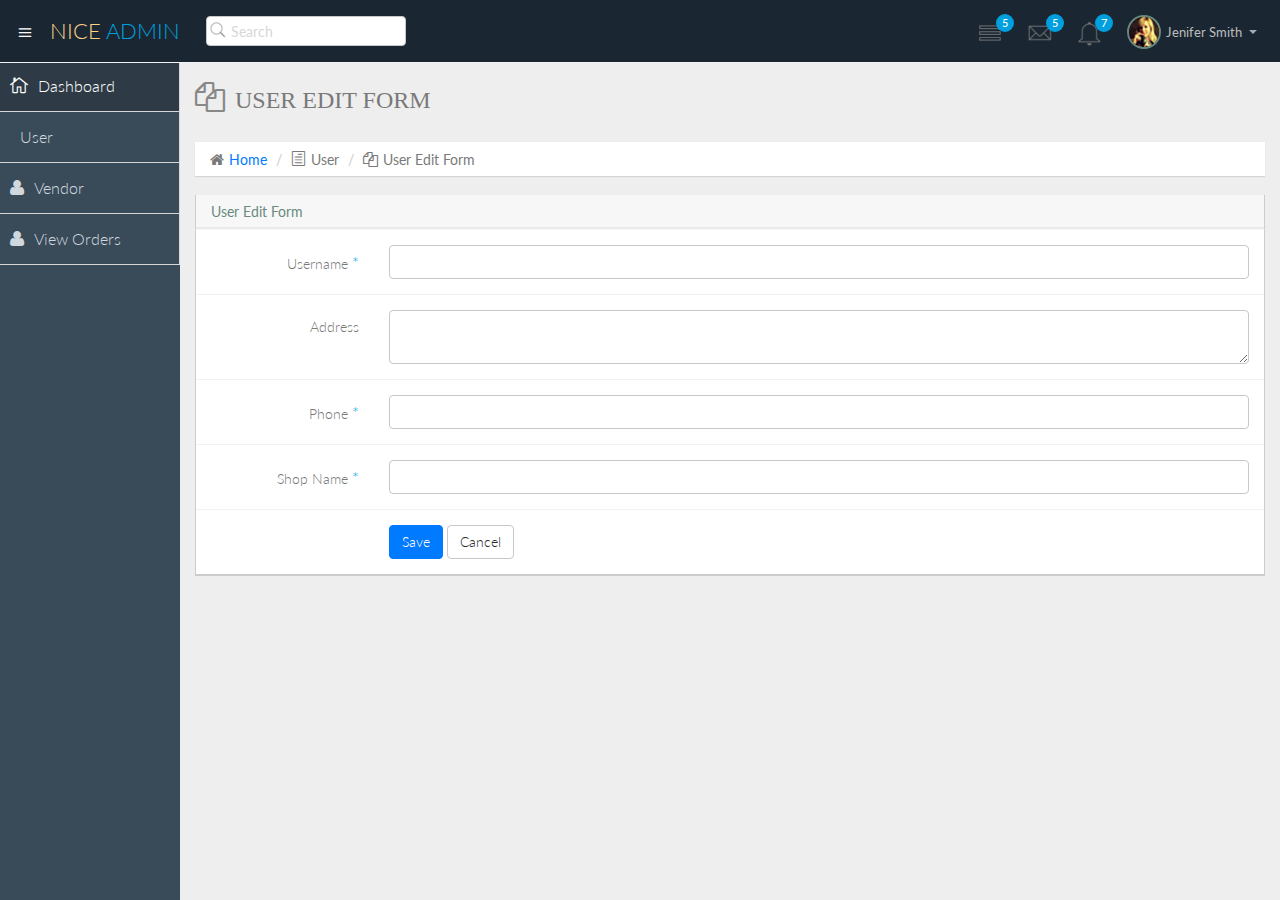
<file: user_edit_2.html>
<!DOCTYPE html>
<html lang="en">
  <head>
    <meta charset="utf-8">
    <meta name="viewport" content="width=device-width, initial-scale=1.0">
    <meta name="description" content="Creative - Bootstrap 3 Responsive Admin Template">
    <meta name="author" content="GeeksLabs">
    <meta name="keyword" content="Creative, Dashboard, Admin, Template, Theme, Bootstrap, Responsive, Retina, Minimal">
    <link rel="shortcut icon" href="img/favicon.png">

    <title>Form Validation | Creative - Bootstrap 3 Responsive Admin Template</title>

    <!-- Bootstrap CSS -->    
    <link href="css/bootstrap.min.css" rel="stylesheet">
    <!-- bootstrap theme -->
    <link href="css/bootstrap-theme.css" rel="stylesheet">
    <!--external css-->
    <!-- font icon -->
    <link href="css/elegant-icons-style.css" rel="stylesheet" />
    <link href="css/font-awesome.min.css" rel="stylesheet" />
    <!-- Custom styles -->
    <link href="css/style.css" rel="stylesheet">
    <link href="css/style-responsive.css" rel="stylesheet" />

    <!-- HTML5 shim and Respond.js IE8 support of HTML5 -->
    <!--[if lt IE 9]>
      <script src="js/html5shiv.js"></script>
      <script src="js/respond.min.js"></script>
      <script src="js/lte-ie7.js"></script>
    <![endif]-->
  </head>

  <body>
  <!-- container section start -->
  <section id="container" class="">
      <!--header start-->
      <header class="header dark-bg">
            <div class="toggle-nav">
                <div class="icon-reorder tooltips" data-original-title="Toggle Navigation" data-placement="bottom"><i class="icon_menu"></i></div>
            </div>

            <!--logo start-->
            <a href="index.html" class="logo">Nice <span class="lite">Admin</span></a>
            <!--logo end-->

            <div class="nav search-row" id="top_menu">
                <!--  search form start -->
                <ul class="nav top-menu">                    
                    <li>
                        <form class="navbar-form">
                            <input class="form-control" placeholder="Search" type="text">
                        </form>
                    </li>                    
                </ul>
                <!--  search form end -->                
            </div>

            <div class="top-nav notification-row">                
                <!-- notificatoin dropdown start-->
                <ul class="nav pull-right top-menu">
                    
                    <!-- task notificatoin start -->
                    <li id="task_notificatoin_bar" class="dropdown">
                        <a data-toggle="dropdown" class="dropdown-toggle" href="#">
                            <i class="icon-task-l"></i>
                            <span class="badge bg-important">5</span>
                        </a>
                        <ul class="dropdown-menu extended tasks-bar">
                            <div class="notify-arrow notify-arrow-blue"></div>
                            <li>
                                <p class="blue">You have 5 pending tasks</p>
                            </li>
                            <li>
                                <a href="#">
                                    <div class="task-info">
                                        <div class="desc">Design PSD </div>
                                        <div class="percent">90%</div>
                                    </div>
                                    <div class="progress progress-striped">
                                        <div class="progress-bar progress-bar-success" role="progressbar" aria-valuenow="90" aria-valuemin="0" aria-valuemax="100" style="width: 90%">
                                            <span class="sr-only">90% Complete (success)</span>
                                        </div>
                                    </div>
                                </a>
                            </li>
                            <li>
                                <a href="#">
                                    <div class="task-info">
                                        <div class="desc">
                                            Project 1
                                        </div>
                                        <div class="percent">30%</div>
                                    </div>
                                    <div class="progress progress-striped">
                                        <div class="progress-bar progress-bar-warning" role="progressbar" aria-valuenow="30" aria-valuemin="0" aria-valuemax="100" style="width: 30%">
                                            <span class="sr-only">30% Complete (warning)</span>
                                        </div>
                                    </div>
                                </a>
                            </li>
                            <li>
                                <a href="#">
                                    <div class="task-info">
                                        <div class="desc">Digital Marketing</div>
                                        <div class="percent">80%</div>
                                    </div>
                                    <div class="progress progress-striped">
                                        <div class="progress-bar progress-bar-info" role="progressbar" aria-valuenow="80" aria-valuemin="0" aria-valuemax="100" style="width: 80%">
                                            <span class="sr-only">80% Complete</span>
                                        </div>
                                    </div>
                                </a>
                            </li>
                            <li>
                                <a href="#">
                                    <div class="task-info">
                                        <div class="desc">Logo Designing</div>
                                        <div class="percent">78%</div>
                                    </div>
                                    <div class="progress progress-striped">
                                        <div class="progress-bar progress-bar-danger" role="progressbar" aria-valuenow="78" aria-valuemin="0" aria-valuemax="100" style="width: 78%">
                                            <span class="sr-only">78% Complete (danger)</span>
                                        </div>
                                    </div>
                                </a>
                            </li>
                            <li>
                                <a href="#">
                                    <div class="task-info">
                                        <div class="desc">Mobile App</div>
                                        <div class="percent">50%</div>
                                    </div>
                                    <div class="progress progress-striped active">
                                        <div class="progress-bar"  role="progressbar" aria-valuenow="50" aria-valuemin="0" aria-valuemax="100" style="width: 50%">
                                            <span class="sr-only">50% Complete</span>
                                        </div>
                                    </div>

                                </a>
                            </li>
                            <li class="external">
                                <a href="#">See All Tasks</a>
                            </li>
                        </ul>
                    </li>
                    <!-- task notificatoin end -->
                    <!-- inbox notificatoin start-->
                    <li id="mail_notificatoin_bar" class="dropdown">
                        <a data-toggle="dropdown" class="dropdown-toggle" href="#">
                            <i class="icon-envelope-l"></i>
                            <span class="badge bg-important">5</span>
                        </a>
                        <ul class="dropdown-menu extended inbox">
                            <div class="notify-arrow notify-arrow-blue"></div>
                            <li>
                                <p class="blue">You have 5 new messages</p>
                            </li>
                            <li>
                                <a href="#">
                                    <span class="photo"><img alt="avatar" src="./img/avatar-mini.jpg"></span>
                                    <span class="subject">
                                    <span class="from">Greg  Martin</span>
                                    <span class="time">1 min</span>
                                    </span>
                                    <span class="message">
                                        I really like this admin panel.
                                    </span>
                                </a>
                            </li>
                            <li>
                                <a href="#">
                                    <span class="photo"><img alt="avatar" src="./img/avatar-mini2.jpg"></span>
                                    <span class="subject">
                                    <span class="from">Bob   Mckenzie</span>
                                    <span class="time">5 mins</span>
                                    </span>
                                    <span class="message">
                                     Hi, What is next project plan?
                                    </span>
                                </a>
                            </li>
                            <li>
                                <a href="#">
                                    <span class="photo"><img alt="avatar" src="./img/avatar-mini3.jpg"></span>
                                    <span class="subject">
                                    <span class="from">Phillip   Park</span>
                                    <span class="time">2 hrs</span>
                                    </span>
                                    <span class="message">
                                        I am like to buy this Admin Template.
                                    </span>
                                </a>
                            </li>
                            <li>
                                <a href="#">
                                    <span class="photo"><img alt="avatar" src="./img/avatar-mini4.jpg"></span>
                                    <span class="subject">
                                    <span class="from">Ray Munoz</span>
                                    <span class="time">1 day</span>
                                    </span>
                                    <span class="message">
                                        Icon fonts are great.
                                    </span>
                                </a>
                            </li>
                            <li>
                                <a href="#">See all messages</a>
                            </li>
                        </ul>
                    </li>
                    <!-- inbox notificatoin end -->
                    <!-- alert notification start-->
                    <li id="alert_notificatoin_bar" class="dropdown">
                        <a data-toggle="dropdown" class="dropdown-toggle" href="#">

                            <i class="icon-bell-l"></i>
                            <span class="badge bg-important">7</span>
                        </a>
                        <ul class="dropdown-menu extended notification">
                            <div class="notify-arrow notify-arrow-blue"></div>
                            <li>
                                <p class="blue">You have 4 new notifications</p>
                            </li>
                            <li>
                                <a href="#">
                                    <span class="label label-primary"><i class="icon_profile"></i></span> 
                                    Friend Request
                                    <span class="small italic pull-right">5 mins</span>
                                </a>
                            </li>
                            <li>
                                <a href="#">
                                    <span class="label label-warning"><i class="icon_pin"></i></span>  
                                    John location.
                                    <span class="small italic pull-right">50 mins</span>
                                </a>
                            </li>
                            <li>
                                <a href="#">
                                    <span class="label label-danger"><i class="icon_book_alt"></i></span> 
                                    Project 3 Completed.
                                    <span class="small italic pull-right">1 hr</span>
                                </a>
                            </li>
                            <li>
                                <a href="#">
                                    <span class="label label-success"><i class="icon_like"></i></span> 
                                    Mick appreciated your work.
                                    <span class="small italic pull-right"> Today</span>
                                </a>
                            </li>                            
                            <li>
                                <a href="#">See all notifications</a>
                            </li>
                        </ul>
                    </li>
                    <!-- alert notification end-->
                    <!-- user login dropdown start-->
                    <li class="dropdown">
                        <a data-toggle="dropdown" class="dropdown-toggle" href="#">
                            <span class="profile-ava">
                                <img alt="" src="img/avatar1_small.jpg">
                            </span>
                            <span class="username">Jenifer Smith</span>
                            <b class="caret"></b>
                        </a>
                        <ul class="dropdown-menu extended logout">
                            <div class="log-arrow-up"></div>
                            <li class="eborder-top">
                                <a href="#"><i class="icon_profile"></i> My Profile</a>
                            </li>
                            <li>
                                <a href="#"><i class="icon_mail_alt"></i> My Inbox</a>
                            </li>
                            <li>
                                <a href="#"><i class="icon_clock_alt"></i> Timeline</a>
                            </li>
                            <li>
                                <a href="#"><i class="icon_chat_alt"></i> Chats</a>
                            </li>
                            <li>
                                <a href="login.html"><i class="icon_key_alt"></i> Log Out</a>
                            </li>
                            <li>
                                <a href="documentation.html"><i class="icon_key_alt"></i> Documentation</a>
                            </li>
                            <li>
                                <a href="documentation.html"><i class="icon_key_alt"></i> Documentation</a>
                            </li>
                        </ul>
                    </li>
                    <!-- user login dropdown end -->
                </ul>
                <!-- notificatoin dropdown end-->
            </div>
      </header>      
      <!--header end-->

            <!--sidebar start-->
      <aside>
          <div id="sidebar"  class="nav-collapse ">
              <!-- sidebar menu start-->
              <ul class="sidebar-menu">                
                  <li class="active">
                      <a class="" href="index.html">
                          <i class="icon_house_alt"></i>
                          <span>Dashboard</span>
                      </a>
                  </li>
                  <li>
                      <a class="" href="user.html">
                          <i class="fa fa-user-o"></i>
                          <span>User</span>
                      </a>
                  </li>
                  <li>
                      <a class="" href="vendor.html">
                          <i class="fa fa-user"></i>
                          <span>Vendor</span>
                      </a>
                  </li>
                  <li>
                      <a class="" href="orders.html">
                          <i class="fa fa-user"></i>
                          <span>View Orders</span>
                      </a>
                  </li>
                  
              </ul>
              <!-- sidebar menu end-->
          </div>
      </aside>
      <!--sidebar end-->

      <!--main content start-->
      <section id="main-content">
          <section class="wrapper">
		  <div class="row">
				<div class="col-lg-12">
					<h3 class="page-header"><i class="fa fa-files-o"></i> User Edit Form</h3>
					<ol class="breadcrumb">
						<li><i class="fa fa-home"></i><a href="index.html">Home</a></li>
						<li><i class="icon_document_alt"></i>User</li>
						<li><i class="fa fa-files-o"></i>User Edit Form</li>
					</ol>
				</div>
			</div>

            <!-- User Edit Form  -->
              <div class="row">
                  <div class="col-lg-12">
                      <section class="panel">
                          <header class="panel-heading">
                             User Edit Form
                          </header>
                          <div class="panel-body">
                              <div class="form">
                                  <form class="form-validate form-horizontal " id="register_form" method="get" action="">
                                      <div class="form-group ">
                                          <label for="username" class="control-label col-lg-2">Username <span class="required">*</span></label>
                                          <div class="col-lg-10">
                                              <input class="form-control " id="username" name="username" type="text" />
                                          </div>
                                      </div>
                                      <div class="form-group ">
                                          <label for="address" class="control-label col-lg-2">Address</label>
                                          <div class="col-lg-10">
                                              <textarea class="form-control " id="address" name="address" required></textarea>
                                          </div>
                                      </div>
                                      <div class="form-group ">
                                          <label for="password" class="control-label col-lg-2">Phone <span class="required">*</span></label>
                                          <div class="col-lg-10">
                                              <input class="form-control " id="Phone" name="Phone" type="text" />
                                          </div>
                                      </div>
                                      <div class="form-group ">
                                          <label for="shopName" class="control-label col-lg-2">Shop Name <span class="required">*</span></label>
                                          <div class="col-lg-10">
                                              <input class="form-control " id="shopName" name="shopName" type="text" />
                                          </div>
                                      </div>
                                      
                                      <div class="form-group">
                                          <div class="col-lg-offset-2 col-lg-10">
                                              <button class="btn btn-primary" type="submit">Save</button>
                                              <button class="btn btn-default" type="button">Cancel</button>
                                          </div>
                                      </div>
                                  </form>
                              </div>
                          </div>
                      </section>
                  </div>
              </div>
            <!-- User Edit Form  -->
          </section>
      </section>
      <!--main content end-->
  </section>
  <!-- container section end -->

    <!-- javascripts -->
    <script src="js/jquery.js"></script>
    <script src="js/bootstrap.min.js"></script>
    <!-- nice scroll -->
    <script src="js/jquery.scrollTo.min.js"></script>
    <script src="js/jquery.nicescroll.js" type="text/javascript"></script>
    <!-- jquery validate js -->
    <script type="text/javascript" src="js/jquery.validate.min.js"></script>

    <!-- custom form validation script for this page-->
    <script src="js/form-validation-script.js"></script>
    <!--custome script for all page-->
    <script src="js/scripts.js"></script>    


  </body>
</html>
</file>
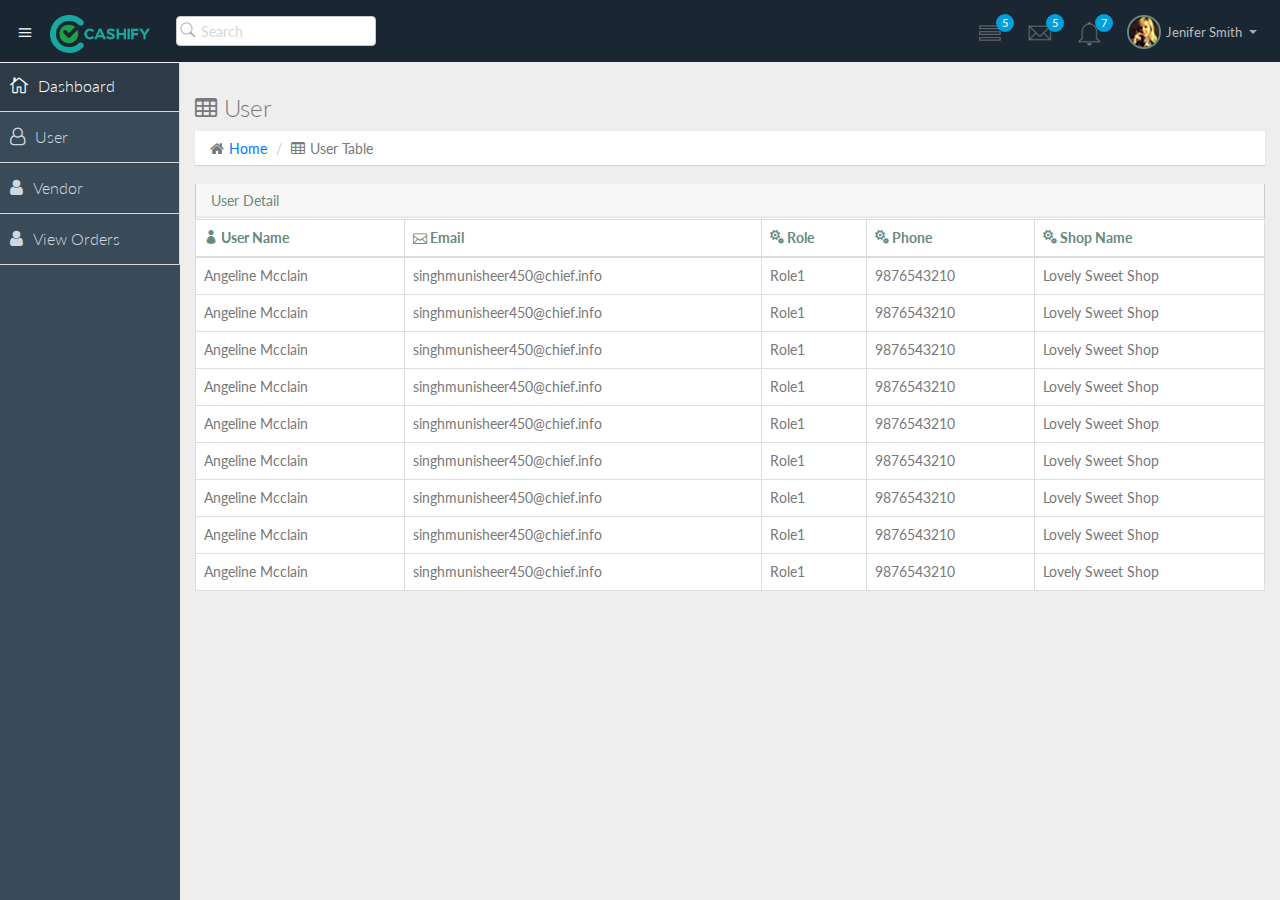
<file: user_view_detail.html>
<!DOCTYPE html>
<html lang="en">
  <head>
    <meta charset="utf-8">
    <meta name="viewport" content="width=device-width, initial-scale=1.0">
    <meta name="description" content="Creative - Bootstrap 3 Responsive Admin Template">
    <meta name="keyword" content="Creative, Dashboard, Admin, Template, Theme, Bootstrap, Responsive, Retina, Minimal">
    <link rel="shortcut icon" href="img/logo.png">

    <title>Basic Table | Creative - Bootstrap 3 Responsive Admin Template</title>

    <!-- Bootstrap CSS -->    
    <link href="css/bootstrap.min.css" rel="stylesheet">
    <!-- bootstrap theme -->
    <link href="css/bootstrap-theme.css" rel="stylesheet">
    <!--external css-->
    <!-- font icon -->
    <link href="css/elegant-icons-style.css" rel="stylesheet" />
    <link href="css/font-awesome.min.css" rel="stylesheet" />
    <link rel="stylesheet" href="https://maxcdn.bootstrapcdn.com/font-awesome/4.7.0/css/font-awesome.min.css"> 
    <!-- Custom styles -->
    <link href="css/style.css" rel="stylesheet">
    <link href="css/style-responsive.css" rel="stylesheet" />
  </head>

  <body> 
  <!-- container section start -->
  <section id="container" class="">
      <!--header start-->
      <header class="header dark-bg">
            <div class="toggle-nav">
                <div class="icon-reorder tooltips" data-original-title="Toggle Navigation" data-placement="bottom"><i class="icon_menu"></i></div>
            </div>

            <!--logo start-->
            <a href="index.html" class="logo">
                <img src="img/logo.png" alt="" class="img-responsive" width="100">
            </a>
            <!--logo end-->

            <div class="nav search-row" id="top_menu">
                <!--  search form start -->
                <ul class="nav top-menu">                    
                    <li>
                        <form class="navbar-form">
                            <input class="form-control" placeholder="Search" type="text">
                        </form>
                    </li>                    
                </ul>
                <!--  search form end -->                
            </div>

            <div class="top-nav notification-row">                
                <!-- notificatoin dropdown start-->
                <ul class="nav pull-right top-menu">
                    
                    <!-- task notificatoin start -->
                    <li id="task_notificatoin_bar" class="dropdown">
                        <a data-toggle="dropdown" class="dropdown-toggle" href="#">
                            <i class="icon-task-l"></i>
                            <span class="badge bg-important">5</span>
                        </a>
                        <ul class="dropdown-menu extended tasks-bar">
                            <div class="notify-arrow notify-arrow-blue"></div>
                            <li>
                                <p class="blue">You have 5 pending tasks</p>
                            </li>
                            <li>
                                <a href="#">
                                    <div class="task-info">
                                        <div class="desc">Design PSD </div>
                                        <div class="percent">90%</div>
                                    </div>
                                    <div class="progress progress-striped">
                                        <div class="progress-bar progress-bar-success" role="progressbar" aria-valuenow="90" aria-valuemin="0" aria-valuemax="100" style="width: 90%">
                                            <span class="sr-only">90% Complete (success)</span>
                                        </div>
                                    </div>
                                </a>
                            </li>
                            <li>
                                <a href="#">
                                    <div class="task-info">
                                        <div class="desc">
                                            Project 1
                                        </div>
                                        <div class="percent">30%</div>
                                    </div>
                                    <div class="progress progress-striped">
                                        <div class="progress-bar progress-bar-warning" role="progressbar" aria-valuenow="30" aria-valuemin="0" aria-valuemax="100" style="width: 30%">
                                            <span class="sr-only">30% Complete (warning)</span>
                                        </div>
                                    </div>
                                </a>
                            </li>
                            <li>
                                <a href="#">
                                    <div class="task-info">
                                        <div class="desc">Digital Marketing</div>
                                        <div class="percent">80%</div>
                                    </div>
                                    <div class="progress progress-striped">
                                        <div class="progress-bar progress-bar-info" role="progressbar" aria-valuenow="80" aria-valuemin="0" aria-valuemax="100" style="width: 80%">
                                            <span class="sr-only">80% Complete</span>
                                        </div>
                                    </div>
                                </a>
                            </li>
                            <li>
                                <a href="#">
                                    <div class="task-info">
                                        <div class="desc">Logo Designing</div>
                                        <div class="percent">78%</div>
                                    </div>
                                    <div class="progress progress-striped">
                                        <div class="progress-bar progress-bar-danger" role="progressbar" aria-valuenow="78" aria-valuemin="0" aria-valuemax="100" style="width: 78%">
                                            <span class="sr-only">78% Complete (danger)</span>
                                        </div>
                                    </div>
                                </a>
                            </li>
                            <li>
                                <a href="#">
                                    <div class="task-info">
                                        <div class="desc">Mobile App</div>
                                        <div class="percent">50%</div>
                                    </div>
                                    <div class="progress progress-striped active">
                                        <div class="progress-bar"  role="progressbar" aria-valuenow="50" aria-valuemin="0" aria-valuemax="100" style="width: 50%">
                                            <span class="sr-only">50% Complete</span>
                                        </div>
                                    </div>

                                </a>
                            </li>
                            <li class="external">
                                <a href="#">See All Tasks</a>
                            </li>
                        </ul>
                    </li>
                    <!-- task notificatoin end -->
                    <!-- inbox notificatoin start-->
                    <li id="mail_notificatoin_bar" class="dropdown">
                        <a data-toggle="dropdown" class="dropdown-toggle" href="#">
                            <i class="icon-envelope-l"></i>
                            <span class="badge bg-important">5</span>
                        </a>
                        <ul class="dropdown-menu extended inbox">
                            <div class="notify-arrow notify-arrow-blue"></div>
                            <li>
                                <p class="blue">You have 5 new messages</p>
                            </li>
                            <li>
                                <a href="#">
                                    <span class="photo"><img alt="avatar" src="./img/avatar-mini.jpg"></span>
                                    <span class="subject">
                                    <span class="from">Greg  Martin</span>
                                    <span class="time">1 min</span>
                                    </span>
                                </a>
                            </li>
                            <li>
                                <a href="#">
                                    <span class="photo"><img alt="avatar" src="./img/avatar-mini2.jpg"></span>
                                    <span class="subject">
                                        <span class="from">Bob   Mckenzie</span>
                                        <span class="time">5 mins</span>
                                    </span>
                                </a>
                            </li>
                            <li>
                                <a href="#">
                                    <span class="photo"><img alt="avatar" src="./img/avatar-mini3.jpg"></span>
                                    <span class="subject">
                                        <span class="from">Phillip   Park</span>
                                        <span class="time">2 hrs</span>
                                    </span>
                                    
                                </a>
                            </li>
                            <li>
                                <a href="#">
                                    <span class="photo"><img alt="avatar" src="./img/avatar-mini4.jpg"></span>
                                    <span class="subject">
                                        <span class="from">Ray   Munoz</span>
                                        <span class="time">1 day</span>
                                    </span>
                                   
                                </a>
                            </li>
                            <li>
                                <a href="#">See all messages</a>
                            </li>
                        </ul>
                    </li>
                    <!-- inbox notificatoin end -->
                    <!-- alert notification start-->
                    <li id="alert_notificatoin_bar" class="dropdown">
                        <a data-toggle="dropdown" class="dropdown-toggle" href="#">

                            <i class="icon-bell-l"></i>
                            <span class="badge bg-important">7</span>
                        </a>
                        <ul class="dropdown-menu extended notification">
                            <div class="notify-arrow notify-arrow-blue"></div>
                            <li>
                                <p class="blue">You have 4 new notifications</p>
                            </li>
                            <li>
                                <a href="#">
                                    <span class="label label-primary"><i class="icon_profile"></i></span> 
                                    Friend Request
                                    <span class="small italic pull-right">5 mins</span>
                                </a>
                            </li>
                            <li>
                                <a href="#">
                                    <span class="label label-warning"><i class="icon_pin"></i></span>  
                                    John location.
                                    <span class="small italic pull-right">50 mins</span>
                                </a>
                            </li>
                            <li>
                                <a href="#">
                                    <span class="label label-danger"><i class="icon_book_alt"></i></span> 
                                    Project 3 Completed.
                                    <span class="small italic pull-right">1 hr</span>
                                </a>
                            </li>
                            <li>
                                <a href="#">
                                    <span class="label label-success"><i class="icon_like"></i></span> 
                                    Mick appreciated your work.
                                    <span class="small italic pull-right"> Today</span>
                                </a>
                            </li>                            
                            <li>
                                <a href="#">See all notifications</a>
                            </li>
                        </ul>
                    </li>
                    <!-- alert notification end-->
                    <!-- user login dropdown start-->
                    <li class="dropdown">
                        <a data-toggle="dropdown" class="dropdown-toggle" href="#">
                            <span class="profile-ava">
                                <img alt="" src="img/avatar1_small.jpg">
                            </span>
                            <span class="username">Jenifer Smith</span>
                            <b class="caret"></b>
                        </a>
                        <ul class="dropdown-menu extended logout">
                            <div class="log-arrow-up"></div>
                            <li class="eborder-top">
                                <a href="#"><i class="icon_profile"></i> My Profile</a>
                            </li>
                            <li>
                                <a href="#"><i class="icon_mail_alt"></i> My Inbox</a>
                            </li>
                            <li>
                                <a href="#"><i class="icon_clock_alt"></i> Timeline</a>
                            </li>
                            <li>
                                <a href="#"><i class="icon_chat_alt"></i> Chats</a>
                            </li>
                            <li>
                                <a href="login.html"><i class="icon_key_alt"></i> Log Out</a>
                            </li>
                            <li>
                                <a href="documentation.html"><i class="icon_key_alt"></i> Documentation</a>
                            </li>
                            <li>
                                <a href="documentation.html"><i class="icon_key_alt"></i> Documentation</a>
                            </li>
                        </ul>
                    </li>
                    <!-- user login dropdown end -->
                </ul>
                <!-- notificatoin dropdown end-->
            </div>
      </header>      
      <!--header end-->

            <!--sidebar start-->
      <aside>
          <div id="sidebar"  class="nav-collapse ">
              <!-- sidebar menu start-->
              <ul class="sidebar-menu">                
                  <li class="active">
                      <a class="" href="index.html">
                          <i class="icon_house_alt"></i>
                          <span>Dashboard</span>
                      </a>
                  </li>
                  <li>
                      <a class="" href="user.html">
                          <i class="fa fa-user-o"></i>
                          <span>User</span>
                      </a>
                  </li>
                  <li>
                      <a class="" href="vendor.html">
                          <i class="fa fa-user"></i>
                          <span>Vendor</span>
                      </a>
                  </li>
                  <li>
                      <a class="" href="orders.html">
                          <i class="fa fa-user"></i>
                          <span>View Orders</span>
                      </a>
                  </li>
                  
              </ul>
              <!-- sidebar menu end-->
          </div>
      </aside>
      <!--sidebar end-->



      <!--main content start-->
      <section id="main-content">
          <section class="wrapper">
		  <div class="row">
				<div class="col-lg-12">
					<h3 class="pae-header"><i class="fa fa-table"></i> User</h3>
					<ol class="breadcrumb">
						<li><i class="fa fa-home"></i><a href="index.html">Home</a></li>
						<li><i class="fa fa-table"></i>User Table</li>
					</ol>
				</div>
			</div>
              <!-- page start-->
        
              <div class="row">
                <!-- user table start    -->
                  <div class="col-lg-12">
                      <section class="panel">
                          <header class="panel-heading">
                              User Detail
                          </header>
                          <div class="table-responsive">
                            <table class="table table-bordered">
                              <thead>
                                <tr>
                                  <th><i class="icon_profile"></i> User Name</th>
                                  <th><i class="icon_mail_alt"></i> Email</th>
                                  <th><i class="icon_cogs"></i> Role</th>
                                  <th><i class="icon_cogs"></i> Phone</th>
                                  <th><i class="icon_cogs"></i> Shop Name</th>
                                </tr>
                              </thead>
                              <tbody>
                                <tr>
                                  <td>Angeline Mcclain</td>
                                  <td>singhmunisheer450@chief.info</td>
                                  <td>Role1</td>
                                  <td>9876543210</td>
                                  <td>Lovely Sweet Shop</td>
                                </tr>
                                <tr>
                                  <td>Angeline Mcclain</td>
                                  <td>singhmunisheer450@chief.info</td>
                                  <td>Role1</td>
                                  <td>9876543210</td>
                                  <td>Lovely Sweet Shop</td>
                                </tr>
                                <tr>
                                  <td>Angeline Mcclain</td>
                                  <td>singhmunisheer450@chief.info</td>
                                  <td>Role1</td>
                                  <td>9876543210</td>
                                  <td>Lovely Sweet Shop</td>
                                </tr>
                                <tr>
                                  <td>Angeline Mcclain</td>
                                  <td>singhmunisheer450@chief.info</td>
                                  <td>Role1</td>
                                  <td>9876543210</td>
                                  <td>Lovely Sweet Shop</td>
                                </tr>
                                <tr>
                                  <td>Angeline Mcclain</td>
                                  <td>singhmunisheer450@chief.info</td>
                                  <td>Role1</td>
                                  <td>9876543210</td>
                                  <td>Lovely Sweet Shop</td>
                                </tr>
                                <tr>
                                  <td>Angeline Mcclain</td>
                                  <td>singhmunisheer450@chief.info</td>
                                  <td>Role1</td>
                                  <td>9876543210</td>
                                  <td>Lovely Sweet Shop</td>
                                </tr>
                                <tr>
                                  <td>Angeline Mcclain</td>
                                  <td>singhmunisheer450@chief.info</td>
                                  <td>Role1</td>
                                  <td>9876543210</td>
                                  <td>Lovely Sweet Shop</td>
                                </tr>
                                <tr>
                                  <td>Angeline Mcclain</td>
                                  <td>singhmunisheer450@chief.info</td>
                                  <td>Role1</td>
                                  <td>9876543210</td>
                                  <td>Lovely Sweet Shop</td>
                                </tr>
                                <tr>
                                  <td>Angeline Mcclain</td>
                                  <td>singhmunisheer450@chief.info</td>
                                  <td>Role1</td>
                                  <td>9876543210</td>
                                  <td>Lovely Sweet Shop</td>
                                </tr>

                              </tbody>
                            </table>
                          </div>

                      </section>
                  </div>
                <!-- end of user table start    -->                 
              </div>
              <!-- page end-->
          </section>
      </section>
  </section>
  <!-- container section end -->
    <!-- javascripts -->
    <script src="js/jquery.js"></script>
    <script src="js/bootstrap.min.js"></script>
    <!-- nicescroll -->
    <script src="js/jquery.scrollTo.min.js"></script>
    <script src="js/jquery.nicescroll.js" type="text/javascript"></script>
    <!--custome script for all page-->
    <script src="js/scripts.js"></script>


  </body>
</html>
</file>
<file: css/elegant-icons-style.css>
@font-face {
	font-family: 'ElegantIcons';
	src:url('../fonts/ElegantIcons.eot');
	src:url('../fonts/ElegantIcons.eot?#iefix') format('embedded-opentype'),
		url('../fonts/ElegantIcons.woff') format('woff'),
		url('../fonts/ElegantIcons.ttf') format('truetype'),
		url('../fonts/ElegantIcons.svg#ElegantIcons') format('svg');
	font-weight: normal;
	font-style: normal;
}

/* Use the following CSS code if you want to use data attributes for inserting your icons */
[data-icon]:before {
	font-family: 'ElegantIcons';
	content: attr(data-icon);
	speak: none;
	font-weight: normal;
	font-variant: normal;
	text-transform: none;
	line-height: 1;
	-webkit-font-smoothing: antialiased;
	-moz-osx-font-smoothing: grayscale;
}

/* Use the following CSS code if you want to have a class per icon */
/*
Instead of a list of all class selectors,
you can use the generic selector below, but it's slower:
[class*="your-class-prefix"] {
*/
.arrow_up, .arrow_down, .arrow_left, .arrow_right, .arrow_left-up, .arrow_right-up, .arrow_right-down, .arrow_left-down, .arrow-up-down, .arrow_up-down_alt, .arrow_left-right_alt, .arrow_left-right, .arrow_expand_alt2, .arrow_expand_alt, .arrow_condense, .arrow_expand, .arrow_move, .arrow_carrot-up, .arrow_carrot-down, .arrow_carrot-left, .arrow_carrot-right, .arrow_carrot-2up, .arrow_carrot-2down, .arrow_carrot-2left, .arrow_carrot-2right, .arrow_carrot-up_alt2, .arrow_carrot-down_alt2, .arrow_carrot-left_alt2, .arrow_carrot-right_alt2, .arrow_carrot-2up_alt2, .arrow_carrot-2down_alt2, .arrow_carrot-2left_alt2, .arrow_carrot-2right_alt2, .arrow_triangle-up, .arrow_triangle-down, .arrow_triangle-left, .arrow_triangle-right, .arrow_triangle-up_alt2, .arrow_triangle-down_alt2, .arrow_triangle-left_alt2, .arrow_triangle-right_alt2, .arrow_back, .icon_minus-06, .icon_plus, .icon_close, .icon_check, .icon_minus_alt2, .icon_plus_alt2, .icon_close_alt2, .icon_check_alt2, .icon_zoom-out_alt, .icon_zoom-in_alt, .icon_search, .icon_box-empty, .icon_box-selected, .icon_minus-box, .icon_plus-box, .icon_box-checked, .icon_circle-empty, .icon_circle-slelected, .icon_stop_alt2, .icon_stop, .icon_pause_alt2, .icon_pause, .icon_menu, .icon_menu-square_alt2, .icon_menu-circle_alt2, .icon_ul, .icon_ol, .icon_adjust-horiz, .icon_adjust-vert, .icon_document_alt, .icon_documents_alt, .icon_pencil, .icon_pencil-edit_alt, .icon_pencil-edit, .icon_folder-alt, .icon_folder-open_alt, .icon_folder-add_alt, .icon_info_alt, .icon_error-oct_alt, .icon_error-circle_alt, .icon_error-triangle_alt, .icon_question_alt2, .icon_question, .icon_comment_alt, .icon_chat_alt, .icon_vol-mute_alt, .icon_volume-low_alt, .icon_volume-high_alt, .icon_quotations, .icon_quotations_alt2, .icon_clock_alt, .icon_lock_alt, .icon_lock-open_alt, .icon_key_alt, .icon_cloud_alt, .icon_cloud-upload_alt, .icon_cloud-download_alt, .icon_image, .icon_images, .icon_lightbulb_alt, .icon_gift_alt, .icon_house_alt, .icon_genius, .icon_mobile, .icon_tablet, .icon_laptop, .icon_desktop, .icon_camera_alt, .icon_mail_alt, .icon_cone_alt, .icon_ribbon_alt, .icon_bag_alt, .icon_creditcard, .icon_cart_alt, .icon_paperclip, .icon_tag_alt, .icon_tags_alt, .icon_trash_alt, .icon_cursor_alt, .icon_mic_alt, .icon_compass_alt, .icon_pin_alt, .icon_pushpin_alt, .icon_map_alt, .icon_drawer_alt, .icon_toolbox_alt, .icon_book_alt, .icon_calendar, .icon_film, .icon_table, .icon_contacts_alt, .icon_headphones, .icon_lifesaver, .icon_piechart, .icon_refresh, .icon_link_alt, .icon_link, .icon_loading, .icon_blocked, .icon_archive_alt, .icon_heart_alt, .icon_star_alt, .icon_star-half_alt, .icon_star, .icon_star-half, .icon_tools, .icon_tool, .icon_cog, .icon_cogs, .arrow_up_alt, .arrow_down_alt, .arrow_left_alt, .arrow_right_alt, .arrow_left-up_alt, .arrow_right-up_alt, .arrow_right-down_alt, .arrow_left-down_alt, .arrow_condense_alt, .arrow_expand_alt3, .arrow_carrot_up_alt, .arrow_carrot-down_alt, .arrow_carrot-left_alt, .arrow_carrot-right_alt, .arrow_carrot-2up_alt, .arrow_carrot-2dwnn_alt, .arrow_carrot-2left_alt, .arrow_carrot-2right_alt, .arrow_triangle-up_alt, .arrow_triangle-down_alt, .arrow_triangle-left_alt, .arrow_triangle-right_alt, .icon_minus_alt, .icon_plus_alt, .icon_close_alt, .icon_check_alt, .icon_zoom-out, .icon_zoom-in, .icon_stop_alt, .icon_menu-square_alt, .icon_menu-circle_alt, .icon_document, .icon_documents, .icon_pencil_alt, .icon_folder, .icon_folder-open, .icon_folder-add, .icon_folder_upload, .icon_folder_download, .icon_info, .icon_error-circle, .icon_error-oct, .icon_error-triangle, .icon_question_alt, .icon_comment, .icon_chat, .icon_vol-mute, .icon_volume-low, .icon_volume-high, .icon_quotations_alt, .icon_clock, .icon_lock, .icon_lock-open, .icon_key, .icon_cloud, .icon_cloud-upload, .icon_cloud-download, .icon_lightbulb, .icon_gift, .icon_house, .icon_camera, .icon_mail, .icon_cone, .icon_ribbon, .icon_bag, .icon_cart, .icon_tag, .icon_tags, .icon_trash, .icon_cursor, .icon_mic, .icon_compass, .icon_pin, .icon_pushpin, .icon_map, .icon_drawer, .icon_toolbox, .icon_book, .icon_contacts, .icon_archive, .icon_heart, .icon_profile, .icon_group, .icon_grid-2x2, .icon_grid-3x3, .icon_music, .icon_pause_alt, .icon_phone, .icon_upload, .icon_download, .social_facebook, .social_twitter, .social_pinterest, .social_googleplus, .social_tumblr, .social_tumbleupon, .social_wordpress, .social_instagram, .social_dribbble, .social_vimeo, .social_linkedin, .social_rss, .social_deviantart, .social_share, .social_myspace, .social_skype, .social_youtube, .social_picassa, .social_googledrive, .social_flickr, .social_blogger, .social_spotify, .social_delicious, .social_facebook_circle, .social_twitter_circle, .social_pinterest_circle, .social_googleplus_circle, .social_tumblr_circle, .social_stumbleupon_circle, .social_wordpress_circle, .social_instagram_circle, .social_dribbble_circle, .social_vimeo_circle, .social_linkedin_circle, .social_rss_circle, .social_deviantart_circle, .social_share_circle, .social_myspace_circle, .social_skype_circle, .social_youtube_circle, .social_picassa_circle, .social_googledrive_alt2, .social_flickr_circle, .social_blogger_circle, .social_spotify_circle, .social_delicious_circle, .social_facebook_square, .social_twitter_square, .social_pinterest_square, .social_googleplus_square, .social_tumblr_square, .social_stumbleupon_square, .social_wordpress_square, .social_instagram_square, .social_dribbble_square, .social_vimeo_square, .social_linkedin_square, .social_rss_square, .social_deviantart_square, .social_share_square, .social_myspace_square, .social_skype_square, .social_youtube_square, .social_picassa_square, .social_googledrive_square, .social_flickr_square, .social_blogger_square, .social_spotify_square, .social_delicious_square, .icon_printer, .icon_calulator, .icon_building, .icon_floppy, .icon_drive, .icon_search-2, .icon_id, .icon_id-2, .icon_puzzle, .icon_like, .icon_dislike, .icon_mug, .icon_currency, .icon_wallet, .icon_pens, .icon_easel, .icon_flowchart, .icon_datareport, .icon_briefcase, .icon_shield, .icon_percent, .icon_globe, .icon_globe-2, .icon_target, .icon_hourglass, .icon_balance, .icon_rook, .icon_printer-alt, .icon_calculator_alt, .icon_building_alt, .icon_floppy_alt, .icon_drive_alt, .icon_search_alt, .icon_id_alt, .icon_id-2_alt, .icon_puzzle_alt, .icon_like_alt, .icon_dislike_alt, .icon_mug_alt, .icon_currency_alt, .icon_wallet_alt, .icon_pens_alt, .icon_easel_alt, .icon_flowchart_alt, .icon_datareport_alt, .icon_briefcase_alt, .icon_shield_alt, .icon_percent_alt, .icon_globe_alt, .icon_clipboard {
	font-family: 'ElegantIcons';
	speak: none;
	font-style: normal;
	font-weight: normal;
	font-variant: normal;
	text-transform: none;
	line-height: 1;
	-webkit-font-smoothing: antialiased;
}
.arrow_up:before {
	content: "\21";
}
.arrow_down:before {
	content: "\22";
}
.arrow_left:before {
	content: "\23";
}
.arrow_right:before {
	content: "\24";
}
.arrow_left-up:before {
	content: "\25";
}
.arrow_right-up:before {
	content: "\26";
}
.arrow_right-down:before {
	content: "\27";
}
.arrow_left-down:before {
	content: "\28";
}
.arrow-up-down:before {
	content: "\29";
}
.arrow_up-down_alt:before {
	content: "\2a";
}
.arrow_left-right_alt:before {
	content: "\2b";
}
.arrow_left-right:before {
	content: "\2c";
}
.arrow_expand_alt2:before {
	content: "\2d";
}
.arrow_expand_alt:before {
	content: "\2e";
}
.arrow_condense:before {
	content: "\2f";
}
.arrow_expand:before {
	content: "\30";
}
.arrow_move:before {
	content: "\31";
}
.arrow_carrot-up:before {
	content: "\32";
}
.arrow_carrot-down:before {
	content: "\33";
}
.arrow_carrot-left:before {
	content: "\34";
}
.arrow_carrot-right:before {
	content: "\35";
}
.arrow_carrot-2up:before {
	content: "\36";
}
.arrow_carrot-2down:before {
	content: "\37";
}
.arrow_carrot-2left:before {
	content: "\38";
}
.arrow_carrot-2right:before {
	content: "\39";
}
.arrow_carrot-up_alt2:before {
	content: "\3a";
}
.arrow_carrot-down_alt2:before {
	content: "\3b";
}
.arrow_carrot-left_alt2:before {
	content: "\3c";
}
.arrow_carrot-right_alt2:before {
	content: "\3d";
}
.arrow_carrot-2up_alt2:before {
	content: "\3e";
}
.arrow_carrot-2down_alt2:before {
	content: "\3f";
}
.arrow_carrot-2left_alt2:before {
	content: "\40";
}
.arrow_carrot-2right_alt2:before {
	content: "\41";
}
.arrow_triangle-up:before {
	content: "\42";
}
.arrow_triangle-down:before {
	content: "\43";
}
.arrow_triangle-left:before {
	content: "\44";
}
.arrow_triangle-right:before {
	content: "\45";
}
.arrow_triangle-up_alt2:before {
	content: "\46";
}
.arrow_triangle-down_alt2:before {
	content: "\47";
}
.arrow_triangle-left_alt2:before {
	content: "\48";
}
.arrow_triangle-right_alt2:before {
	content: "\49";
}
.arrow_back:before {
	content: "\4a";
}
.icon_minus-06:before {
	content: "\4b";
}
.icon_plus:before {
	content: "\4c";
}
.icon_close:before {
	content: "\4d";
}
.icon_check:before {
	content: "\4e";
}
.icon_minus_alt2:before {
	content: "\4f";
}
.icon_plus_alt2:before {
	content: "\50";
}
.icon_close_alt2:before {
	content: "\51";
}
.icon_check_alt2:before {
	content: "\52";
}
.icon_zoom-out_alt:before {
	content: "\53";
}
.icon_zoom-in_alt:before {
	content: "\54";
}
.icon_search:before {
	content: "\55";
}
.icon_box-empty:before {
	content: "\56";
}
.icon_box-selected:before {
	content: "\57";
}
.icon_minus-box:before {
	content: "\58";
}
.icon_plus-box:before {
	content: "\59";
}
.icon_box-checked:before {
	content: "\5a";
}
.icon_circle-empty:before {
	content: "\5b";
}
.icon_circle-slelected:before {
	content: "\5c";
}
.icon_stop_alt2:before {
	content: "\5d";
}
.icon_stop:before {
	content: "\5e";
}
.icon_pause_alt2:before {
	content: "\5f";
}
.icon_pause:before {
	content: "\60";
}
.icon_menu:before {
	content: "\61";
}
.icon_menu-square_alt2:before {
	content: "\62";
}
.icon_menu-circle_alt2:before {
	content: "\63";
}
.icon_ul:before {
	content: "\64";
}
.icon_ol:before {
	content: "\65";
}
.icon_adjust-horiz:before {
	content: "\66";
}
.icon_adjust-vert:before {
	content: "\67";
}
.icon_document_alt:before {
	content: "\68";
}
.icon_documents_alt:before {
	content: "\69";
}
.icon_pencil:before {
	content: "\6a";
}
.icon_pencil-edit_alt:before {
	content: "\6b";
}
.icon_pencil-edit:before {
	content: "\6c";
}
.icon_folder-alt:before {
	content: "\6d";
}
.icon_folder-open_alt:before {
	content: "\6e";
}
.icon_folder-add_alt:before {
	content: "\6f";
}
.icon_info_alt:before {
	content: "\70";
}
.icon_error-oct_alt:before {
	content: "\71";
}
.icon_error-circle_alt:before {
	content: "\72";
}
.icon_error-triangle_alt:before {
	content: "\73";
}
.icon_question_alt2:before {
	content: "\74";
}
.icon_question:before {
	content: "\75";
}
.icon_comment_alt:before {
	content: "\76";
}
.icon_chat_alt:before {
	content: "\77";
}
.icon_vol-mute_alt:before {
	content: "\78";
}
.icon_volume-low_alt:before {
	content: "\79";
}
.icon_volume-high_alt:before {
	content: "\7a";
}
.icon_quotations:before {
	content: "\7b";
}
.icon_quotations_alt2:before {
	content: "\7c";
}
.icon_clock_alt:before {
	content: "\7d";
}
.icon_lock_alt:before {
	content: "\7e";
}
.icon_lock-open_alt:before {
	content: "\e000";
}
.icon_key_alt:before {
	content: "\e001";
}
.icon_cloud_alt:before {
	content: "\e002";
}
.icon_cloud-upload_alt:before {
	content: "\e003";
}
.icon_cloud-download_alt:before {
	content: "\e004";
}
.icon_image:before {
	content: "\e005";
}
.icon_images:before {
	content: "\e006";
}
.icon_lightbulb_alt:before {
	content: "\e007";
}
.icon_gift_alt:before {
	content: "\e008";
}
.icon_house_alt:before {
	content: "\e009";
}
.icon_genius:before {
	content: "\e00a";
}
.icon_mobile:before {
	content: "\e00b";
}
.icon_tablet:before {
	content: "\e00c";
}
.icon_laptop:before {
	content: "\e00d";
}
.icon_desktop:before {
	content: "\e00e";
}
.icon_camera_alt:before {
	content: "\e00f";
}
.icon_mail_alt:before {
	content: "\e010";
}
.icon_cone_alt:before {
	content: "\e011";
}
.icon_ribbon_alt:before {
	content: "\e012";
}
.icon_bag_alt:before {
	content: "\e013";
}
.icon_creditcard:before {
	content: "\e014";
}
.icon_cart_alt:before {
	content: "\e015";
}
.icon_paperclip:before {
	content: "\e016";
}
.icon_tag_alt:before {
	content: "\e017";
}
.icon_tags_alt:before {
	content: "\e018";
}
.icon_trash_alt:before {
	content: "\e019";
}
.icon_cursor_alt:before {
	content: "\e01a";
}
.icon_mic_alt:before {
	content: "\e01b";
}
.icon_compass_alt:before {
	content: "\e01c";
}
.icon_pin_alt:before {
	content: "\e01d";
}
.icon_pushpin_alt:before {
	content: "\e01e";
}
.icon_map_alt:before {
	content: "\e01f";
}
.icon_drawer_alt:before {
	content: "\e020";
}
.icon_toolbox_alt:before {
	content: "\e021";
}
.icon_book_alt:before {
	content: "\e022";
}
.icon_calendar:before {
	content: "\e023";
}
.icon_film:before {
	content: "\e024";
}
.icon_table:before {
	content: "\e025";
}
.icon_contacts_alt:before {
	content: "\e026";
}
.icon_headphones:before {
	content: "\e027";
}
.icon_lifesaver:before {
	content: "\e028";
}
.icon_piechart:before {
	content: "\e029";
}
.icon_refresh:before {
	content: "\e02a";
}
.icon_link_alt:before {
	content: "\e02b";
}
.icon_link:before {
	content: "\e02c";
}
.icon_loading:before {
	content: "\e02d";
}
.icon_blocked:before {
	content: "\e02e";
}
.icon_archive_alt:before {
	content: "\e02f";
}
.icon_heart_alt:before {
	content: "\e030";
}
.icon_star_alt:before {
	content: "\e031";
}
.icon_star-half_alt:before {
	content: "\e032";
}
.icon_star:before {
	content: "\e033";
}
.icon_star-half:before {
	content: "\e034";
}
.icon_tools:before {
	content: "\e035";
}
.icon_tool:before {
	content: "\e036";
}
.icon_cog:before {
	content: "\e037";
}
.icon_cogs:before {
	content: "\e038";
}
.arrow_up_alt:before {
	content: "\e039";
}
.arrow_down_alt:before {
	content: "\e03a";
}
.arrow_left_alt:before {
	content: "\e03b";
}
.arrow_right_alt:before {
	content: "\e03c";
}
.arrow_left-up_alt:before {
	content: "\e03d";
}
.arrow_right-up_alt:before {
	content: "\e03e";
}
.arrow_right-down_alt:before {
	content: "\e03f";
}
.arrow_left-down_alt:before {
	content: "\e040";
}
.arrow_condense_alt:before {
	content: "\e041";
}
.arrow_expand_alt3:before {
	content: "\e042";
}
.arrow_carrot_up_alt:before {
	content: "\e043";
}
.arrow_carrot-down_alt:before {
	content: "\e044";
}
.arrow_carrot-left_alt:before {
	content: "\e045";
}
.arrow_carrot-right_alt:before {
	content: "\e046";
}
.arrow_carrot-2up_alt:before {
	content: "\e047";
}
.arrow_carrot-2dwnn_alt:before {
	content: "\e048";
}
.arrow_carrot-2left_alt:before {
	content: "\e049";
}
.arrow_carrot-2right_alt:before {
	content: "\e04a";
}
.arrow_triangle-up_alt:before {
	content: "\e04b";
}
.arrow_triangle-down_alt:before {
	content: "\e04c";
}
.arrow_triangle-left_alt:before {
	content: "\e04d";
}
.arrow_triangle-right_alt:before {
	content: "\e04e";
}
.icon_minus_alt:before {
	content: "\e04f";
}
.icon_plus_alt:before {
	content: "\e050";
}
.icon_close_alt:before {
	content: "\e051";
}
.icon_check_alt:before {
	content: "\e052";
}
.icon_zoom-out:before {
	content: "\e053";
}
.icon_zoom-in:before {
	content: "\e054";
}
.icon_stop_alt:before {
	content: "\e055";
}
.icon_menu-square_alt:before {
	content: "\e056";
}
.icon_menu-circle_alt:before {
	content: "\e057";
}
.icon_document:before {
	content: "\e058";
}
.icon_documents:before {
	content: "\e059";
}
.icon_pencil_alt:before {
	content: "\e05a";
}
.icon_folder:before {
	content: "\e05b";
}
.icon_folder-open:before {
	content: "\e05c";
}
.icon_folder-add:before {
	content: "\e05d";
}
.icon_folder_upload:before {
	content: "\e05e";
}
.icon_folder_download:before {
	content: "\e05f";
}
.icon_info:before {
	content: "\e060";
}
.icon_error-circle:before {
	content: "\e061";
}
.icon_error-oct:before {
	content: "\e062";
}
.icon_error-triangle:before {
	content: "\e063";
}
.icon_question_alt:before {
	content: "\e064";
}
.icon_comment:before {
	content: "\e065";
}
.icon_chat:before {
	content: "\e066";
}
.icon_vol-mute:before {
	content: "\e067";
}
.icon_volume-low:before {
	content: "\e068";
}
.icon_volume-high:before {
	content: "\e069";
}
.icon_quotations_alt:before {
	content: "\e06a";
}
.icon_clock:before {
	content: "\e06b";
}
.icon_lock:before {
	content: "\e06c";
}
.icon_lock-open:before {
	content: "\e06d";
}
.icon_key:before {
	content: "\e06e";
}
.icon_cloud:before {
	content: "\e06f";
}
.icon_cloud-upload:before {
	content: "\e070";
}
.icon_cloud-download:before {
	content: "\e071";
}
.icon_lightbulb:before {
	content: "\e072";
}
.icon_gift:before {
	content: "\e073";
}
.icon_house:before {
	content: "\e074";
}
.icon_camera:before {
	content: "\e075";
}
.icon_mail:before {
	content: "\e076";
}
.icon_cone:before {
	content: "\e077";
}
.icon_ribbon:before {
	content: "\e078";
}
.icon_bag:before {
	content: "\e079";
}
.icon_cart:before {
	content: "\e07a";
}
.icon_tag:before {
	content: "\e07b";
}
.icon_tags:before {
	content: "\e07c";
}
.icon_trash:before {
	content: "\e07d";
}
.icon_cursor:before {
	content: "\e07e";
}
.icon_mic:before {
	content: "\e07f";
}
.icon_compass:before {
	content: "\e080";
}
.icon_pin:before {
	content: "\e081";
}
.icon_pushpin:before {
	content: "\e082";
}
.icon_map:before {
	content: "\e083";
}
.icon_drawer:before {
	content: "\e084";
}
.icon_toolbox:before {
	content: "\e085";
}
.icon_book:before {
	content: "\e086";
}
.icon_contacts:before {
	content: "\e087";
}
.icon_archive:before {
	content: "\e088";
}
.icon_heart:before {
	content: "\e089";
}
.icon_profile:before {
	content: "\e08a";
}
.icon_group:before {
	content: "\e08b";
}
.icon_grid-2x2:before {
	content: "\e08c";
}
.icon_grid-3x3:before {
	content: "\e08d";
}
.icon_music:before {
	content: "\e08e";
}
.icon_pause_alt:before {
	content: "\e08f";
}
.icon_phone:before {
	content: "\e090";
}
.icon_upload:before {
	content: "\e091";
}
.icon_download:before {
	content: "\e092";
}
.social_facebook:before {
	content: "\e093";
}
.social_twitter:before {
	content: "\e094";
}
.social_pinterest:before {
	content: "\e095";
}
.social_googleplus:before {
	content: "\e096";
}
.social_tumblr:before {
	content: "\e097";
}
.social_tumbleupon:before {
	content: "\e098";
}
.social_wordpress:before {
	content: "\e099";
}
.social_instagram:before {
	content: "\e09a";
}
.social_dribbble:before {
	content: "\e09b";
}
.social_vimeo:before {
	content: "\e09c";
}
.social_linkedin:before {
	content: "\e09d";
}
.social_rss:before {
	content: "\e09e";
}
.social_deviantart:before {
	content: "\e09f";
}
.social_share:before {
	content: "\e0a0";
}
.social_myspace:before {
	content: "\e0a1";
}
.social_skype:before {
	content: "\e0a2";
}
.social_youtube:before {
	content: "\e0a3";
}
.social_picassa:before {
	content: "\e0a4";
}
.social_googledrive:before {
	content: "\e0a5";
}
.social_flickr:before {
	content: "\e0a6";
}
.social_blogger:before {
	content: "\e0a7";
}
.social_spotify:before {
	content: "\e0a8";
}
.social_delicious:before {
	content: "\e0a9";
}
.social_facebook_circle:before {
	content: "\e0aa";
}
.social_twitter_circle:before {
	content: "\e0ab";
}
.social_pinterest_circle:before {
	content: "\e0ac";
}
.social_googleplus_circle:before {
	content: "\e0ad";
}
.social_tumblr_circle:before {
	content: "\e0ae";
}
.social_stumbleupon_circle:before {
	content: "\e0af";
}
.social_wordpress_circle:before {
	content: "\e0b0";
}
.social_instagram_circle:before {
	content: "\e0b1";
}
.social_dribbble_circle:before {
	content: "\e0b2";
}
.social_vimeo_circle:before {
	content: "\e0b3";
}
.social_linkedin_circle:before {
	content: "\e0b4";
}
.social_rss_circle:before {
	content: "\e0b5";
}
.social_deviantart_circle:before {
	content: "\e0b6";
}
.social_share_circle:before {
	content: "\e0b7";
}
.social_myspace_circle:before {
	content: "\e0b8";
}
.social_skype_circle:before {
	content: "\e0b9";
}
.social_youtube_circle:before {
	content: "\e0ba";
}
.social_picassa_circle:before {
	content: "\e0bb";
}
.social_googledrive_alt2:before {
	content: "\e0bc";
}
.social_flickr_circle:before {
	content: "\e0bd";
}
.social_blogger_circle:before {
	content: "\e0be";
}
.social_spotify_circle:before {
	content: "\e0bf";
}
.social_delicious_circle:before {
	content: "\e0c0";
}
.social_facebook_square:before {
	content: "\e0c1";
}
.social_twitter_square:before {
	content: "\e0c2";
}
.social_pinterest_square:before {
	content: "\e0c3";
}
.social_googleplus_square:before {
	content: "\e0c4";
}
.social_tumblr_square:before {
	content: "\e0c5";
}
.social_stumbleupon_square:before {
	content: "\e0c6";
}
.social_wordpress_square:before {
	content: "\e0c7";
}
.social_instagram_square:before {
	content: "\e0c8";
}
.social_dribbble_square:before {
	content: "\e0c9";
}
.social_vimeo_square:before {
	content: "\e0ca";
}
.social_linkedin_square:before {
	content: "\e0cb";
}
.social_rss_square:before {
	content: "\e0cc";
}
.social_deviantart_square:before {
	content: "\e0cd";
}
.social_share_square:before {
	content: "\e0ce";
}
.social_myspace_square:before {
	content: "\e0cf";
}
.social_skype_square:before {
	content: "\e0d0";
}
.social_youtube_square:before {
	content: "\e0d1";
}
.social_picassa_square:before {
	content: "\e0d2";
}
.social_googledrive_square:before {
	content: "\e0d3";
}
.social_flickr_square:before {
	content: "\e0d4";
}
.social_blogger_square:before {
	content: "\e0d5";
}
.social_spotify_square:before {
	content: "\e0d6";
}
.social_delicious_square:before {
	content: "\e0d7";
}
.icon_printer:before {
	content: "\e103";
}
.icon_calulator:before {
	content: "\e0ee";
}
.icon_building:before {
	content: "\e0ef";
}
.icon_floppy:before {
	content: "\e0e8";
}
.icon_drive:before {
	content: "\e0ea";
}
.icon_search-2:before {
	content: "\e101";
}
.icon_id:before {
	content: "\e107";
}
.icon_id-2:before {
	content: "\e108";
}
.icon_puzzle:before {
	content: "\e102";
}
.icon_like:before {
	content: "\e106";
}
.icon_dislike:before {
	content: "\e0eb";
}
.icon_mug:before {
	content: "\e105";
}
.icon_currency:before {
	content: "\e0ed";
}
.icon_wallet:before {
	content: "\e100";
}
.icon_pens:before {
	content: "\e104";
}
.icon_easel:before {
	content: "\e0e9";
}
.icon_flowchart:before {
	content: "\e109";
}
.icon_datareport:before {
	content: "\e0ec";
}
.icon_briefcase:before {
	content: "\e0fe";
}
.icon_shield:before {
	content: "\e0f6";
}
.icon_percent:before {
	content: "\e0fb";
}
.icon_globe:before {
	content: "\e0e2";
}
.icon_globe-2:before {
	content: "\e0e3";
}
.icon_target:before {
	content: "\e0f5";
}
.icon_hourglass:before {
	content: "\e0e1";
}
.icon_balance:before {
	content: "\e0ff";
}
.icon_rook:before {
	content: "\e0f8";
}
.icon_printer-alt:before {
	content: "\e0fa";
}
.icon_calculator_alt:before {
	content: "\e0e7";
}
.icon_building_alt:before {
	content: "\e0fd";
}
.icon_floppy_alt:before {
	content: "\e0e4";
}
.icon_drive_alt:before {
	content: "\e0e5";
}
.icon_search_alt:before {
	content: "\e0f7";
}
.icon_id_alt:before {
	content: "\e0e0";
}
.icon_id-2_alt:before {
	content: "\e0fc";
}
.icon_puzzle_alt:before {
	content: "\e0f9";
}
.icon_like_alt:before {
	content: "\e0dd";
}
.icon_dislike_alt:before {
	content: "\e0f1";
}
.icon_mug_alt:before {
	content: "\e0dc";
}
.icon_currency_alt:before {
	content: "\e0f3";
}
.icon_wallet_alt:before {
	content: "\e0d8";
}
.icon_pens_alt:before {
	content: "\e0db";
}
.icon_easel_alt:before {
	content: "\e0f0";
}
.icon_flowchart_alt:before {
	content: "\e0df";
}
.icon_datareport_alt:before {
	content: "\e0f2";
}
.icon_briefcase_alt:before {
	content: "\e0f4";
}
.icon_shield_alt:before {
	content: "\e0d9";
}
.icon_percent_alt:before {
	content: "\e0da";
}
.icon_globe_alt:before {
	content: "\e0de";
}
.icon_clipboard:before {
	content: "\e0e6";
}


	.glyph {
		float: left;
		text-align: center;
		padding: .75em;
		margin: .4em 1.5em .75em 0;
		width: 6em;
text-shadow: none;
	}
        .glyph_big {
        font-size: 128px;
        color: #59c5dc;
        float: left;
        margin-right: 20px;
        }

        .glyph div { padding-bottom: 10px;}

	.glyph input {
		font-family: consolas, monospace;
		font-size: 12px;
		width: 100%;
		text-align: center;
		border: 0;
		box-shadow: 0 0 0 1px #ccc;
		padding: .2em;
                -moz-border-radius: 5px;
                -webkit-border-radius: 5px;
	}
	.centered {
		margin-left: auto;
		margin-right: auto;
	}
	.glyph .fs1 {
		font-size: 2em;
	}
</file>
<file: css/style-responsive.css>
@media (min-width: 980px) {

}

@media (min-width: 768px) and (max-width: 979px) {

    .inbox-wrapper .inbox-left {
        width: 30%;
    }

    .inbox-wrapper .inbox-right {
        width: 70%;
    }

}

@media (max-width: 768px) {

    .header {
        position: absolute;
    }

    /*sidebar*/

    #sidebar {
        height: auto;
        overflow: hidden;
        position: absolute;
        width: 100%;
        z-index: 1001;
    }


    /* body container */
    #main-content {
        margin: 0px!important;
        position: none !important;
    }

    #sidebar > ul > li > a > span {
        line-height: 35px;
    }

    #sidebar > ul > li {
        margin: 0 10px 5px 10px;
    }
    #sidebar > ul > li > a {
        height:35px;
        line-height:35px;
        padding: 0 10px;
        text-align: left;
    }
    #sidebar > ul > li > a i{
        /*display: none !important;*/
    }

    .mail-info, .mail-info:hover {
        display: none !important;
    }
    #sidebar ul > li > a .arrow, #sidebar > ul > li > a .arrow.open {
        margin-right: 10px;
        margin-top: 15px;
    }

    #sidebar ul > li.active > a .arrow, #sidebar ul > li > a:hover .arrow, #sidebar ul > li > a:focus .arrow,
    #sidebar > ul > li.active > a .arrow.open, #sidebar > ul > li > a:hover .arrow.open, #sidebar > ul > li > a:focus .arrow.open{
        margin-top: 15px;
    }

    #sidebar > ul > li > a, #sidebar > ul > li > ul.sub > li {
        width: 100%;
    }
    #sidebar > ul > li > ul.sub > li > a {
        background: transparent !important ;
    }
    #sidebar > ul > li > ul.sub > li > a:hover {
        /*background: #4A8BC2 !important ;*/
    }


    /* sidebar */
    #sidebar {
        margin: 0px !important;
    }

    /* sidebar collabler */
    #sidebar .btn-navbar.collapsed .arrow {
        display: none;
    }

    #sidebar .btn-navbar .arrow {
        position: absolute;
        right: 35px;
        width: 0;
        height: 0;
        top:48px;
        border-bottom: 15px solid #282e36;
        border-left: 15px solid transparent;
        border-right: 15px solid transparent;
    }


    /*---------*/

    .btn {
        margin-bottom: 5px;
    }


    .inbox-wrapper aside {
        display: block;
    }

    .inbox-wrapper .inbox-left , .inbox-wrapper .inbox-right{
        width: 100% ;
    }

    /* full calendar fix */
    .fc-header-right {
        left:25px;
        position: absolute;
    }

    .fc-header-left .fc-button {
        margin: 0px !important;
        top: -10px !important;
    }

    .fc-header-right .fc-button {
        margin: 0px !important;
        top: -50px !important;
    }

    .fc-state-active, .fc-state-active .fc-button-inner, .fc-state-hover, .fc-state-hover .fc-button-inner {
        background: none !important;
        color: #FFFFFF !important;
    }

    .fc-state-default, .fc-state-default .fc-button-inner {
        background: none !important;
    }

    .fc-button {
        border: none !important;
        margin-right: 2px;
    }

    .fc-view {
        top: 0px !important;
    }

    .fc-button .fc-button-inner {
        margin: 0px !important;
        padding: 2px !important;
        border: none !important;
        margin-right: 2px !important;
        background-color: #fafafa !important;
        background-image: -moz-linear-gradient(top, #fafafa, #efefef) !important;
        background-image: -webkit-gradient(linear, 0 0, 0 100%, from(#fafafa), to(#efefef)) !important;
        background-image: -webkit-linear-gradient(top, #fafafa, #efefef) !important;
        background-image: -o-linear-gradient(top, #fafafa, #efefef) !important;
        background-image: linear-gradient(to bottom, #fafafa, #efefef) !important;
        filter: progid:dximagetransform.microsoft.gradient(startColorstr='#fafafa', endColorstr='#efefef', GradientType=0) !important;
        -webkit-box-shadow: 0 1px 0px rgba(255, 255, 255, .8) !important;
        -moz-box-shadow: 0 1px 0px rgba(255, 255, 255, .8) !important;
        box-shadow: 0 1px 0px rgba(255, 255, 255, .8) !important;
        -webkit-border-radius: 3px !important;
        -moz-border-radius: 3px !important;
        border-radius: 3px !important;
        color: #646464 !important;
        border: 1px solid #ddd !important;
        text-shadow: 0 1px 0px rgba(255, 255, 255, .6) !important;
        text-align: center;
    }

    .fc-button.fc-state-disabled .fc-button-inner {
        color: #bcbbbb !important;
    }

    .fc-button.fc-state-active .fc-button-inner {
        background-color: #e5e4e4 !important;
        background-image: -moz-linear-gradient(top, #e5e4e4, #dddcdc) !important;
        background-image: -webkit-gradient(linear, 0 0, 0 100%, from(#e5e4e4), to(#dddcdc)) !important;
        background-image: -webkit-linear-gradient(top, #e5e4e4, #dddcdc) !important;
        background-image: -o-linear-gradient(top, #e5e4e4, #dddcdc) !important;
        background-image: linear-gradient(to bottom, #e5e4e4, #dddcdc) !important;
        filter: progid:dximagetransform.microsoft.gradient(startColorstr='#e5e4e4', endColorstr='#dddcdc', GradientType=0) !important;
    }

    .fc-content {
        margin-top: 50px;
    }

    .fc-header-title h2 {
        line-height: 40px !important;
        font-size: 12px !important;
    }

    .fc-header {
        margin-bottom:0px !important;
    }

    /*--*/

    /*.chart-position {*/
        /*margin-top: 0px;*/
    /*}*/

    .timeline-desk .album a {
        margin-bottom: 5px;
        margin-right: 4px;
    }

    .stepy-titles li {
        margin: 10px 3px;
    }

    .mail-option .btn {
        margin-bottom: 0;
    }



}


@media (max-width: 740px) {
    #task_notificatoin_bar,#mail_notificatoin_bar,#alert_notificatoin_bar{
        display: none;
    }
}

@media (max-width: 480px) {

    .notification-row,.task_notificatoin_bar, .search-row,.knob-charts, .dont-show , .inbox-head .sr-input, .inbox-head .sr-btn{
        display: none;
    }

    .inbox-wrapper aside {
        display: block;
    }

    .inbox-wrapper .inbox-left , .inbox-wrapper .inbox-right{
        width: 100% ;
    }

    #top_menu .nav > li, ul.top-menu > li {
        float: right;
    }
    .hidden-phone {
        display: none !important;
    }

    .dataTables_filter {
        float: left;
    }

    .dataTables_info {
        margin-bottom: 10px;
    }

    .mail-option .btn {
        margin-bottom: 0;
    }

    .mail-option .inbox-pagination {
        margin-top: 10px;
        float: left;
    }

    .chart-position {
       margin-top: 0px;
     }
}

@media (max-width:320px) {
    .login-social-link a {
        padding: 15px 17px !important;
    }

    .notification-row, .search, .dont-show, .inbox-head .sr-input, .inbox-head .sr-btn {
        display: none;
    }

    .inbox-wrapper aside {
        display: block ;
    }

    .inbox-wrapper .inbox-left , .inbox-wrapper .inbox-right{
        width: 100% ;
    }

    #top_menu .nav > li, ul.top-menu > li {
        float: right;
    }

    .hidden-phone {
        display: none !important;
    }

    .dataTables_filter {
        float: left;
    }

    .dataTables_info {
        margin-bottom: 10px;
    }

    .mail-option .btn {
        margin-bottom: 0;
    }

    .mail-option .inbox-pagination {
        margin-top: 10px;
        float: left;
    }

    .chart-position {
        margin-top: 0px;
    }

}
</file>
<file: assets/ckeditor/samples/sample.css>
/*
Copyright (c) 2003-2013, CKSource - Frederico Knabben. All rights reserved.
For licensing, see LICENSE.html or http://ckeditor.com/license
*/

html, body, h1, h2, h3, h4, h5, h6, div, span, blockquote, p, address, form, fieldset, img, ul, ol, dl, dt, dd, li, hr, table, td, th, strong, em, sup, sub, dfn, ins, del, q, cite, var, samp, code, kbd, tt, pre
{
	line-height: 1.5em;
}

body
{
	padding: 10px 30px;
}

input, textarea, select, option, optgroup, button, td, th
{
	font-size: 100%;
}

pre, code, kbd, samp, tt
{
	font-family: monospace,monospace;
	font-size: 1em;
}

body {
    width: 960px;
    margin: 0 auto;
}

code
{
	background: #f3f3f3;
	border: 1px solid #ddd;
	padding: 1px 4px;

	-moz-border-radius: 3px;
	-webkit-border-radius: 3px;
	border-radius: 3px;
}

.new
{
	background: #FF7E00;
	border: 1px solid #DA8028;
	color: #fff;
	font-size: 10px;
	font-weight: bold;
	padding: 1px 4px;
	text-shadow: 0 1px 0 #C97626;
	text-transform: uppercase;
	margin: 0 0 0 3px;

	-moz-border-radius: 3px;
	-webkit-border-radius: 3px;
	border-radius: 3px;

	-moz-box-shadow: 0 2px 3px 0 #FFA54E inset;
	-webkit-box-shadow: 0 2px 3px 0 #FFA54E inset;
	box-shadow: 0 2px 3px 0 #FFA54E inset;
}

h1.samples
{
	color: #0782C1;
	font-size: 200%;
	font-weight: normal;
	margin: 0;
	padding: 0;
}

h1.samples a
{
	color: #0782C1;
	text-decoration: none;
	border-bottom: 1px dotted #0782C1;
}

.samples a:hover
{
	border-bottom: 1px dotted #0782C1;
}

h2.samples
{
	color: #000000;
	font-size: 130%;
	margin: 15px 0 0 0;
	padding: 0;
}

p, blockquote, address, form, pre, dl, h1.samples, h2.samples
{
	margin-bottom: 15px;
}

ul.samples
{
	margin-bottom: 15px;
}

.clear
{
	clear: both;
}

fieldset
{
	margin: 0;
	padding: 10px;
}

body, input, textarea
{
	color: #333333;
	font-family: Arial, Helvetica, sans-serif;
}

body
{
	font-size: 75%;
}

a.samples
{
	color: #189DE1;
	text-decoration: none;
}

form
{
	margin: 0;
	padding: 0;
}

pre.samples
{
	background-color: #F7F7F7;
	border: 1px solid #D7D7D7;
	overflow: auto;
	padding: 0.25em;
	white-space: pre-wrap; /* CSS 2.1 */
	word-wrap: break-word; /* IE7 */
	-moz-tab-size: 4;
	-o-tab-size: 4;
	-webkit-tab-size: 4;
	tab-size: 4;
}

#footer
{
	clear: both;
	padding-top: 10px;
}

#footer hr
{
	margin: 10px 0 15px 0;
	height: 1px;
	border: solid 1px gray;
	border-bottom: none;
}

#footer p
{
	margin: 0 10px 10px 10px;
	float: left;
}

#footer #copy
{
	float: right;
}

#outputSample
{
	width: 100%;
	table-layout: fixed;
}

#outputSample thead th
{
	color: #dddddd;
	background-color: #999999;
	padding: 4px;
	white-space: nowrap;
}

#outputSample tbody th
{
	vertical-align: top;
	text-align: left;
}

#outputSample pre
{
	margin: 0;
	padding: 0;
}

.description
{
	border: 1px dotted #B7B7B7;
	margin-bottom: 10px;
	padding: 10px 10px 0;
	overflow: hidden;
}

label
{
	display: block;
	margin-bottom: 6px;
}

/**
 *	CKEditor editables are automatically set with the "cke_editable" class
 *	plus cke_editable_(inline|themed) depending on the editor type.
 */

/* Style a bit the inline editables. */
.cke_editable.cke_editable_inline
{
	cursor: pointer;
}

/* Once an editable element gets focused, the "cke_focus" class is
   added to it, so we can style it differently. */
.cke_editable.cke_editable_inline.cke_focus
{
	box-shadow: inset 0px 0px 20px 3px #ddd, inset 0 0 1px #000;
	outline: none;
	background: #eee;
	cursor: text;
}

/* Avoid pre-formatted overflows inline editable. */
.cke_editable_inline pre
{
	white-space: pre-wrap;
	word-wrap: break-word;
}

/**
 *	Samples index styles.
 */

.twoColumns,
.twoColumnsLeft,
.twoColumnsRight
{
	overflow: hidden;
}

.twoColumnsLeft,
.twoColumnsRight
{
	width: 45%;
}

.twoColumnsLeft
{
	float: left;
}

.twoColumnsRight
{
	float: right;
}

dl.samples
{
	padding: 0 0 0 40px;
}
dl.samples > dt
{
	display: list-item;
	list-style-type: disc;
	list-style-position: outside;
	margin: 0 0 3px;
}
dl.samples > dd
{
	margin: 0 0 3px;
}
.warning
{
    color: #ff0000;
	background-color: #FFCCBA;
    border: 2px dotted #ff0000;
	padding: 15px 10px;
	margin: 10px 0;
}

/* Used on inline samples */

blockquote
{
	font-style: italic;
	font-family: Georgia, Times, "Times New Roman", serif;
	padding: 2px 0;
	border-style: solid;
	border-color: #ccc;
	border-width: 0;
}

.cke_contents_ltr blockquote
{
	padding-left: 20px;
	padding-right: 8px;
	border-left-width: 5px;
}

.cke_contents_rtl blockquote
{
	padding-left: 8px;
	padding-right: 20px;
	border-right-width: 5px;
}

img.right {
    border: 1px solid #ccc;
    float: right;
    margin-left: 15px;
    padding: 5px;
}

img.left {
    border: 1px solid #ccc;
    float: left;
    margin-right: 15px;
    padding: 5px;
}
</file>
<file: assets/jquery-easy-pie-chart/examples/style.css>
body {
    font: 13px/1.4 'Helvetica Neue', 'Helvetica','Arial', sans-serif;
    color: #333;
}

.container {
    width: 520px;
    margin: auto;
}

h1 {
    border-bottom: 1px solid #d9d9d9;
}

a {
    color: #be2221;
    text-decoration: none;
}

.chart {
    float: left;
    margin: 10px;
}

.percentage,
.label {
    text-align: center;
    color: #333;
    font-weight: 100;
    font-size: 1.2em;
    margin-bottom: 0.3em;
}

.credits {
    padding-top: 0.5em;
    clear: both;
    color: #999;
}

.credits a {
    color: #333;
}

.dark {
    background: #333;
}

.dark .percentage-light,
.dark .label {
    text-align: center;
    color: #999;
    font-weight: 100;
    font-size: 1.2em;
    margin-bottom: 0.3em;
}


.button {
  -webkit-box-shadow: inset 0 0 1px #000, inset 0 1px 0 1px rgba(255,255,255,0.2), 0 1px 1px -1px rgba(0, 0, 0, .5);
  -moz-box-shadow: inset 0 0 1px #000, inset 0 1px 0 1px rgba(255,255,255,0.2), 0 1px 1px -1px rgba(0, 0, 0, .5);
  box-shadow: inset 0 0 1px #000, inset 0 1px 0 1px rgba(255,255,255,0.2), 0 1px 1px -1px rgba(0, 0, 0, .5);
  -webkit-border-radius: 3px;
  -moz-border-radius: 3px;
  border-radius: 3px;
  padding: 6px 20px;
  font-weight: bold;
  text-transform: uppercase;
  display: block;
  margin: auto;
  max-width: 200px;
  text-align: center;
  background-color: #5c5c5c;
  background-image: -moz-linear-gradient(top, #666666, #4d4d4d);
  background-image: -ms-linear-gradient(top, #666666, #4d4d4d);
  background-image: -webkit-gradient(linear, 0 0, 0 100%, from(#666666), to(#4d4d4d));
  background-image: -webkit-linear-gradient(top, #666666, #4d4d4d);
  background-image: -o-linear-gradient(top, #666666, #4d4d4d);
  background-image: linear-gradient(top, #666666, #4d4d4d);
  background-repeat: repeat-x;
  filter: progid:DXImageTransform.Microsoft.gradient(startColorstr='#666666', endColorstr='#4d4d4d', GradientType=0);
  color: #ffffff;
  text-shadow: 0 1px 1px #333333;
}
.button:hover {
  color: #ffffff;
  text-decoration: none;
  background-color: #616161;
  background-image: -moz-linear-gradient(top, #6b6b6b, #525252);
  background-image: -ms-linear-gradient(top, #6b6b6b, #525252);
  background-image: -webkit-gradient(linear, 0 0, 0 100%, from(#6b6b6b), to(#525252));
  background-image: -webkit-linear-gradient(top, #6b6b6b, #525252);
  background-image: -o-linear-gradient(top, #6b6b6b, #525252);
  background-image: linear-gradient(top, #6b6b6b, #525252);
  background-repeat: repeat-x;
  filter: progid:DXImageTransform.Microsoft.gradient(startColorstr='#6b6b6b', endColorstr='#525252', GradientType=0);
}
.button:active {
  background-color: #575757;
  background-image: -moz-linear-gradient(top, #616161, #474747);
  background-image: -ms-linear-gradient(top, #616161, #474747);
  background-image: -webkit-gradient(linear, 0 0, 0 100%, from(#616161), to(#474747));
  background-image: -webkit-linear-gradient(top, #616161, #474747);
  background-image: -o-linear-gradient(top, #616161, #474747);
  background-image: linear-gradient(top, #616161, #474747);
  background-repeat: repeat-x;
  filter: progid:DXImageTransform.Microsoft.gradient(startColorstr='#616161', endColorstr='#474747', GradientType=0);
  -webkit-transform: translate(0, 1px);
  -moz-transform: translate(0, 1px);
  -ms-transform: translate(0, 1px);
  -o-transform: translate(0, 1px);
  transform: translate(0, 1px);
}
.button:disabled {
  background-color: #dddddd;
  background-image: -moz-linear-gradient(top, #e7e7e7, #cdcdcd);
  background-image: -ms-linear-gradient(top, #e7e7e7, #cdcdcd);
  background-image: -webkit-gradient(linear, 0 0, 0 100%, from(#e7e7e7), to(#cdcdcd));
  background-image: -webkit-linear-gradient(top, #e7e7e7, #cdcdcd);
  background-image: -o-linear-gradient(top, #e7e7e7, #cdcdcd);
  background-image: linear-gradient(top, #e7e7e7, #cdcdcd);
  background-repeat: repeat-x;
  filter: progid:DXImageTransform.Microsoft.gradient(startColorstr='#e7e7e7', endColorstr='#cdcdcd', GradientType=0);
  color: #939393;
  text-shadow: 0 1px 1px #fff;
}

@media screen and (max-device-width: 480px) {
  .container{
    width: 100%;
  }
}
</file>
<file: css/style.css>
/*
    Theme Name: NiceAdmin
    Theme URL: https://bootstrapmade.com/nice-admin-bootstrap-admin-html-template/
    Author: BootstrapMade
    Author URL: https://bootstrapmade.com
*/
/* Import fonts */

@import url(https://fonts.googleapis.com/css?family=Lato:400,300,300italic,400italic,600,600italic,700,700italic,800,800italic);

@import url(line-icons.css);



body {

    color: #797979;

    background: #eeeeee;

    font-family: 'Lato', sans-serif;

    padding: 0px !important;

    margin: 0px !important;

    font-size:14px !important;    

}

h1,h2,h3,h4,h5{

    font-weight: 300;

}

label{

    font-weight: 300;   

}

ul li {

    list-style: none;

}



a, a:hover, a:focus {

    text-decoration: none;

    outline: none;

    outline: 0;

}

input:focus, textarea:focus { outline: none; }

table tr th { color: #688a7e;}

*:focus {outline: none;}

::selection {

    background: #688a7e;

    color: #fff;

}

::-moz-selection {

    background: #688a7e;

    color: #fff;

}



#container {

    width: 100%;

    height: 100%;

}



.Creative-pro, .Creative-pro h3{

    display: block;

    position: fixed;

    bottom:0;

    z-index: 100000;

    width: 100%;

    overflow: hidden;

    height: 50px;

    margin:0px;

}

.Creative-pro h3{

    padding-bottom: 10px;

    padding-top: 10px;

}

.lite{

    color: #00a0df !important;

}



/*login page*/



.login-body {

    background-color: #f1f2f7;

}

.login-img-body{

  background: url('../img/bg-1.jpg') no-repeat center center fixed; 

  -webkit-background-size: cover;

  -moz-background-size: cover;

  -o-background-size: cover;

  background-size: cover;

}

.login-img2-body{

  background: url('../img/bg-1.jpg') no-repeat center center fixed; 

  -webkit-background-size: cover;

  -moz-background-size: cover;

  -o-background-size: cover;

  background-size: cover;

}

.login-img3-body{

  background: url('../img/bg-1.jpg') no-repeat center center fixed; 

  -webkit-background-size: cover;

  -moz-background-size: cover;

  -o-background-size: cover;

  background-size: cover;

}



.login-form {

    max-width: 350px;

    margin: 200px auto 0;

    background: #d5d7de;    

}

.login-img-body .login-form{

    max-width: 350px;

    margin: 200px auto 0;

    background: rgba(213,215,222,0.4);

    border: 1px solid #B0B6BE;

}

.login-img2-body .login-form{

    border: 1px solid #B0B6BE;

    background: rgba(213,215,222,0.7);

}

.login-img3-body .login-form{

    border: 1px solid #B0B6BE;

    background: rgba(213,215,222,0.9);

}

.login-form a{

    color: #688a7e !important;

}

.login-form h2.login-form-heading {

    margin: 0;

    padding:20px 15px;

    text-align: center;

    background: #34aadc;

    border-radius: 5px 5px 0 0;

    -webkit-border-radius: 5px 5px 0 0;

    color: #fff;

    font-size: 18px;

    text-transform: uppercase;

    font-weight: 300;

    font-family: 'Lato', sans-serif;

}



.login-form .checkbox {

    margin-bottom: 14px;

}

.login-form .checkbox {

    font-weight: normal;    

    font-weight: 300;

    font-family: 'Lato', sans-serif;

}

.login-form .form-control {

    position: relative;

    font-size: 16px;

    height: auto;

    padding: 10px;

    -webkit-box-sizing: border-box;

    -moz-box-sizing: border-box;

    box-sizing: border-box;

}

.login-form .form-control:focus {

    z-index: 2;

}

.login-form .login-img{

    font-size: 50px;

    font-weight: 300;    

}

.login-form .input-group{

    padding-bottom: 15px;

}

.login-form .input-group-addon{

    padding: 6px 12px;

    font-size: 16px;

    color: #8b9199;

    font-weight: normal;

    line-height: 1;

    text-align: center;

    background-color: #ffffff;

    border: none;

    border-radius: 0;

}

.login-form input[type="text"], .login-form input[type="password"] {    

    border: none;

    box-shadow: none;

    font-size: 16px;

    border-radius: 0; 

}

.login-form .btn{

    border-radius: 0;

}

.login-form .btn-login {

    background: #f67a6e;

    color: #fff;

    text-transform: uppercase;

    font-weight: 300;

    font-family: 'Lato', sans-serif;

    box-shadow: 0 4px #e56b60;

    margin-bottom: 20px;

}



.login-form p {

    text-align: center;

    color: #b6b6b6;

    font-size: 16px;

    font-weight: 300;

}

.login-img3-body .login-form p,.login-img2-body .login-form p {

    color: #34aadc;

}

.login-form a {

    color: #b6b6b6;

}



.login-form a:hover {

    color: #34aadc;

}

.form .required{

    font-size: 16px;

    color: #00a0df;

}



.login-wrap {

    padding: 20px;

}



.login-social-link  {

    display: inline-block;

    margin-top: 20px;

    margin-bottom: 15px;

}



.login-social-link a {

    color: #fff;

    padding: 15px 28px;

    border-radius: 4px;

}



.login-social-link a:hover {

    color: #fff;

}



.login-social-link a i {

    font-size: 20px;

    padding-right: 10px;

}



.login-social-link a.facebook {

    background: #5193ea;

    margin-right: 22px;

    box-shadow: 0 4px #2775e2;

	float:left;

}



.login-social-link a.twitter {

    background: #44ccfe;

    box-shadow: 0 4px #2bb4e8;

	float:left;

}

/*Modal Content*/

.modal-content{

    border-radius:0px;

    background:rgba(255,255,255,0.9);

}

.modal-header .close{

    font-weight: 300;

    font-size: 30px;

}



/*sidebar navigation*/



#sidebar {

    width: 180px;

    height: 100%;

    position: fixed;

    background: #394a59;

}



.nav-collapse.collapse {

    display: inline;

}



ul.sidebar-menu , ul.sidebar-menu li ul.sub{

    margin: -2px 0 0;

    padding: 0;

}



ul.sidebar-menu {

    margin-top: 60px;

}



#sidebar > ul > li > ul.sub {

    display: none;

}



#sidebar > ul > li.active > ul.sub, #sidebar > ul > li > ul.sub > li > a {

    display: block;

}



ul.sidebar-menu li ul.sub li{

    background: #394a59;

    margin-bottom: 0;

    margin-left: 0;

    margin-right: 0;

}



ul.sidebar-menu li ul.sub li:last-child{

    border-radius: 0 0 4px 4px;

    -webkit-border-radius: 0 0 4px 4px;

}



ul.sidebar-menu li ul.sub li a {

    font-size: 12px;

    padding: 0 0 0 32px;

    line-height: 35px;

    height: 35px;

    -webkit-transition: all 0.3s ease;

    -moz-transition: all 0.3s ease;

    -o-transition: all 0.3s ease;

    -ms-transition: all 0.3s ease;

    transition: all 0.3s ease;

    color: #d0d8df;

    font-size: 14px;

}



ul.sidebar-menu li ul.sub li a:hover, ul.sidebar-menu li ul.sub li.active a {

    color: #fff;

    -webkit-transition: all 0.3s ease;

    -moz-transition: all 0.3s ease;

    -o-transition: all 0.3s ease;

    -ms-transition: all 0.3s ease;

    transition: all 0.3s ease;

    display: block;

}



ul.sidebar-menu li{

    line-height: 20px !important;

    /*margin-bottom: 5px;

    margin-left:10px;

    margin-right:10px;*/

    

}

/*ul.sidebar-menu li:hover{

    border-bottom: 1px solid #688a7e;

}*/

ul.sidebar-menu li.sub-menu{

    line-height: 15px;

    font-size: 16px;

}



ul.sidebar-menu li a span{

    display: inline-block;

}



ul.sidebar-menu li a{

    color: #d0d8df;

    text-decoration: none;

    display: block;

    padding: 15px 0 15px 10px;

    font-size: 16px;

    font-weight: 300;

    outline: none;

    -webkit-transition: all 0.3s ease;

    -moz-transition: all 0.3s ease;

    -o-transition: all 0.3s ease;

    -ms-transition: all 0.3s ease;

    transition: all 0.3s ease;

    border-right: 1px solid #D7D7D7;

    border-bottom: 1px solid #D7D7D7;

}

/*ul.sidebar-menu li a i{

    position: relative;

    top: 2px;

}*/

ul.sidebar-menu li.active a, ul.sidebar-menu li a:hover, ul.sidebar-menu li a:focus {

    background: #2e3b46;

    color: #fff;

    display: block;

    /*border-radius: 4px;

    -webkit-border-radius: 4px;*/

    -webkit-transition: all 0.3s ease;

    -moz-transition: all 0.3s ease;

    -o-transition: all 0.3s ease;

    -ms-transition: all 0.3s ease;

    transition: all 0.3s ease;        

}

ul.sidebar-menu li a:hover, ul.sidebar-menu li a:focus {

    border-bottom: 1px solid #d0d8df;

}

/*ul.sidebar-menu li.active a,*/ ul.sidebar-menu .sub-menu li.active a{

    border-bottom: 1px solid #d0d8df;   

}



ul.sidebar-menu li a i {

    font-size: 18px;

    padding-right: 6px;

    /*color: #688a7e;*/

}



ul.sidebar-menu li a:hover i, ul.sidebar-menu li a:focus i {

    color: #fff;

}



ul.sidebar-menu li.active a i {

    color: #fff;

}





#sidebar ul > li > a .arrow {

    border-bottom: 4px solid transparent;

    border-left: 4px solid #A0A0A0;

    border-top: 4px solid transparent;

    float: right;

    height: 0;

    margin-right: 10px;

    margin-top: 6px;

    width: 0;

}

#sidebar ul > li > a .menu-arrow { 

    float: right;    

    margin-right: 8px;

    margin-top: 6px;    

}

#sidebar > ul > li > a .arrow.open {

    border-left: 4px solid transparent;

    border-right: 4px solid transparent;

    border-top: 5px solid #A0A0A0;

    float: right;

    height: 0;

    margin-right: 10px;

    margin-top: 8px;

    width: 0;

}



#sidebar ul > li.active > a .arrow, #sidebar ul > li > a:hover .arrow, #sidebar ul > li > a:focus .arrow {

    float: right;

    margin-top: 6px;

    margin-right: 10px;

    width: 0;

    height: 0;

    border-left: 4px solid #d0d8df;

    border-top: 4px solid transparent;

    border-bottom: 4px solid transparent;

}



#sidebar > ul > li.active > a .arrow.open, #sidebar > ul > li > a:hover .arrow.open, #sidebar > ul > li > a:focus .arrow.open {

    float: right;

    margin-top: 8px;

    margin-right: 10px;

    width: 0;

    height: 0;

    border-top: 5px solid #d0d8df;

    border-left: 4px solid transparent;

    border-right: 4px solid transparent;

}



.mail-info, .mail-info:hover {

    margin: 3px 6px 0 0;

    font-size: 11px;

}

/*profile status bubbly*/

.online-profile li a i {

    position: relative;

    left: -12px;

    top: -10px;

}

.online-profile li a span i {

    position: relative;    

    top: 10px;

}

/*chat-*/



.chat-online-profile li a i {

    position: relative;

    left: -12px;

    top: -10px;

}

.chat-online-profile li a span i {

    position: relative;    

    top: 10px;

}

.chat-online-profile li a{

    border-bottom: 1px solid #D7D7D7;

}

.chat-online-profile li a:hover, .chat-online-profile li a:focus, .chat-online-profile li a:active{

    background: #eeeeee !important;

    border-bottom: 1px solid #688a7e !important;

}

.chat-online-profile li a:hover span i,.chat-online-profile li a:focus span i,.chat-online-profile li a:active span i{

    color: #688a7e;

}

.right-chat-panel{

    max-height: 600px;

}

.compose-mail{

    width: 95%;

    font-size: 16px;

    border-radius: 0;

}

/*main content*/



#main-content {

    margin-left: 180px;

}



.header, .footer {

    min-height: 60px;

    padding: 0 15px;

}

.box1 {

    font-size: 16px;

    display: inline-block;

    width: 25%;

    padding: .25em .5em;

    margin: 20px 10px 0 0;

}

.header {

    position: fixed;

    left: 0;

    right: 0;

    z-index: 1002;

}



.white-bg {    

    background: rgba(255,255,255,0.9);

    border-bottom: 1px solid #f1f2f7;

}

.dark-bg {    
    background: #587898;
    border-bottom: 1px solid #f1f2f7;
}

.panel-content{

    padding: 10px;

}

.wrapper {

    display: inline-block;

    margin-top: 60px;

    padding: 15px;

    width: 100%;

}



a.logo {

    font-size: 22px;

    font-weight: 300;

    color: #fed189;

    float: left;

    margin-top: 15px;

    text-transform: uppercase;

}



a.logo:hover, a.logo:focus {

    text-decoration: none;

    outline: none;

}



a.logo span {

    color: #688a7e;

}





/*notification*/



#top_menu .nav > li, ul.top-menu > li {

    float: left;

}

.search-row {

    float: left;

    margin-top: 15px;

    margin-left: 16px;

}

.notification-row {

    float: right;

    margin-top: 15px;

    margin-left: 65px;
    color: #fff;

}

#task_notificatoin_bar, #mail_notificatoin_bar, #alert_notificatoin_bar{

    margin-top: 7px;

}



ul.top-menu > li > a {

    color: #fed189;

    font-size: 18px;    

    padding: 2px 6px;

    margin-right: 15px;

}



ul.top-menu > li > a:hover, ul.top-menu > li > a:focus {    

    background: transparent !important;

    color: #D7D7D7 !important;

}



.notification-row .badge {

    position: absolute;

    right: -4px;

    top: 0px;

    z-index: 100;

    border-radius: 9px;

    min-width: 18px;

    height: 18px;

    text-align: center;

    padding: 3px 5px;

    background: #00a0df;

    font-weight: 400;

}

.badge {    

    border-radius: 9px;

    min-width: 18px;

    height: 18px;

    text-align: center;

    padding: 3px 5px;

    background: #00a0df;

}



.dropdown-menu.extended {

    max-width: 300px !important;

    min-width: 160px !important;

    top: 42px;

    width: 235px !important;

    padding: 0;

    box-shadow: 0 2px 5px rgba(0, 0, 0, 0.176) !important;

    border: none !important;

    border-radius: 4px;

    -webkit-border-radius: 4px;

}

.navbar-form{

    padding: 0px;

    margin: 0 0 0 10px;    

}



.navbar-form .form-control{

    width: 200px;

    height: 30px;

    background: white url('../img/icons/search-line-icon.png') no-repeat 3px;

    padding-left: 24px;

    margin-top: 1px;    

}



@media screen and (-webkit-min-device-pixel-ratio:0) {

    /* Safari and Chrome */

    .dropdown-menu.extended  {

        box-shadow: 0 2px 8px rgba(0, 0, 0, 0.176) !important;

    };

}

/* bootstrape editor*/

 #editor {

    max-height: 250px;

    height: 250px;

    background-color: white;

    border-collapse: separate; 

    border: 1px solid rgb(204, 204, 204); 

    padding: 4px; 

    box-sizing: content-box; 

    -webkit-box-shadow: rgba(0, 0, 0, 0.0745098) 0px 1px 1px 0px inset; 

    box-shadow: rgba(0, 0, 0, 0.0745098) 0px 1px 1px 0px inset;

    border-top-right-radius: 3px; border-bottom-right-radius: 3px;

    border-bottom-left-radius: 3px; border-top-left-radius: 3px;

    overflow: scroll;

    outline: none;

}

#voiceBtn {

  width: 20px;

  color: transparent;

  background-color: transparent;

  transform: scale(2.0, 2.0);

  -webkit-transform: scale(2.0, 2.0);

  -moz-transform: scale(2.0, 2.0);

  border: transparent;

  cursor: pointer;

  box-shadow: none;

  -webkit-box-shadow: none;

}



div[data-role="editor-toolbar"] {

  -webkit-user-select: none;

  -moz-user-select: none;

  -ms-user-select: none;

  user-select: none;

}

.dropdown-menu.extended li p {

    background-color: #F1F2F7;

    color: #666666;

    margin: 0;

    padding: 10px;    

}



.dropdown-menu.extended li p.green {

    background-color: #4cd964;

    color: #fff;

}



.dropdown-menu.extended li p.red {

    background-color: #00a0df;

    color: #fff;

}

.dropdown-menu.extended li p.blue {

    background-color: #688a7e;

    color: #fff;

}



.dropdown-menu.extended li p.yellow {

    background-color: #fcb322;

    color: #fff;

}



.dropdown-menu.extended li a {

    border-bottom: 1px solid #EBEBEB !important;

    font-size: 12px;

    list-style: none;

}



.dropdown-menu.extended li a {

    padding: 15px 10px !important;

    width: 100%;

    display: inline-block;

}



.dropdown-menu.extended li a:hover {

    background-color: #F7F8F9 !important;

    color: #2E2E2E;

    border-bottom: 1px solid #688a7e !important;

}



.dropdown-menu.tasks-bar .task-info .desc {

    font-size: 13px;

    font-weight: normal;

}



.dropdown-menu.tasks-bar .task-info .percent {

    display: inline-block;

    float: right;

    font-size: 13px;

    font-weight: 600;

    padding-left: 10px;

    margin-top: -4px;

}



.dropdown-menu.extended .progress {

    margin-bottom: 0 !important;

    height: 10px;

}



.dropdown-menu.inbox li a .photo img {

    border-radius: 2px 2px 2px 2px;

    float: left;

    height: 40px;

    margin-right: 4px;

    width: 40px;

}



.dropdown-menu.inbox li a .subject {

    display: block;

}



.dropdown-menu.inbox li a .subject .from {

    font-size: 12px;

    font-weight: 600;

}



.dropdown-menu.inbox li a .subject .time {

    font-size: 11px;

    font-style: italic;

    font-weight: bold;

    position: absolute;

    right: 5px;

}



.dropdown-menu.inbox li a .message {

    display: block !important;

    font-size: 11px;

	

}



.top-nav  {

    margin-top: 7px;

}



.top-nav ul.top-menu > li .dropdown-menu.logout {

    width: 200px !important;



}



.top-nav li.dropdown .dropdown-menu {

    float: right;

    right: 0;

    left: auto;

}



.dropdown-menu.extended.logout > li {

    float: left;

    text-align: left;

    width: 100%;

}

.dropdown-menu.extended.logout > li.eborder-top {

    border-top: 2px solid #688a7e !important;    

}

.dropdown-menu.extended.logout > li:last-child {

    float: left;

    text-align: left;

    width: 100%;

    background: #688a7e;    

}



.dropdown-menu.extended.logout > li:last-child > a, .dropdown-menu.extended.logout > li:last-child > a:hover {

    color: #fff;

    border-bottom: none !important;

    text-transform: uppercase;

    background-color:#688a7e !important;

}



.dropdown-menu.extended.logout > li:last-child > a:hover > i{

    color: #fff;

}

.dropdown-menu > li > a{

    color: #797979;

}

.dropdown-menu.extended.logout > li > a {

    border-bottom: 1px solid #EBEBEB !important;

    font-size: 14px;

    list-style: none;

    padding: 15px 10px !important;

    width: 100%;

    display: inline-block;

}



.dropdown-menu.extended.logout > li > a:hover {

    background-color: #F7F8F9 !important;

    color: #2E2E2E;

    border-bottom: 1px solid #688a7e !important;

}



.dropdown-menu.extended.logout > li > a:hover i {

    color: #688a7e;

}



.dropdown-menu.extended.logout > li > a i {

    font-size: 17px;

}



.dropdown-menu.extended.logout > li > a > i {

    display: inline-block;

    padding-right: 10px

}



.top-nav .username {

    font-size: 13px;

    color: #bdbdbd;

}



.top-nav ul.top-menu > li > a {

    padding: 8px;

    background: none;

    margin-right: 0;

}

.top-nav ul.top-menu > li {

    margin-left: 10px;

}



.top-nav ul.top-menu > li > a:hover, .top-nav ul.top-menu > li > a:focus {    

    background: #F1F2F7;



}



.top-nav .dropdown-menu.extended.logout {

    top: 50px;

}



.top-nav .nav .caret {

    border-bottom-color: #A4AABA;

    border-top-color: #A4AABA;

}

.top-nav ul.top-menu > li > a:hover .caret {

    border-bottom-color: #7498f1;

    border-top-color: #7498f1;

}



.log-arrow-up {

    background: url("../img/arrow-up.png") no-repeat;

    width: 20px;

    height: 11px;

    position: absolute;

    right: 20px;

    top: -10px;

}

/*----*/

.page-header {
    font-family: "Times New Roman", Georgia, Serif;
  
  
  display: block;
  font-style:normal;
 
  

  margin: 12px 0 20px;

  border-bottom: none;

  

  text-transform: uppercase;

}

.page-header i {

  color: #888;

  margin-right: 10px;

  float: left;

  font-size: 30px;

  line-height: 22px;  

}

.breadcrumb {

  -webkit-border-radius: 0px;

  -moz-border-radius: 0px;

  border-radius: 0px;

  height: 34px;

  position: relative;  

  margin: 0 0 19px 0;

  overflow: hidden;

}

.breadcrumb li {

  position: relative;

  margin-right: 0;

}

.breadcrumb li i {

  Font-size: 15px;

  margin-right: 5px;

}

.breadcrumb > .active {

  color: #d4d4d4;

}

/* .info-box

=================================================================== */

.info-box {

  min-height: 140px;

  margin-bottom: 30px;

  padding: 20px;

  color: white;

  -webkit-box-shadow: inset 0 0 1px 1px rgba(255, 255, 255, 0.35), 0 3px 1px -1px rgba(0, 0, 0, 0.1);

  -moz-box-shadow: inset 0 0 1px 1px rgba(255, 255, 255, 0.35), 0 3px 1px -1px rgba(0, 0, 0, 0.1);

  box-shadow: inset 0 0 1px 1px rgba(255, 255, 255, 0.35), 0 3px 1px -1px rgba(0, 0, 0, 0.1);

}

.info-box i {

  display: block;

  height: 100px;

  font-size: 60px;

  line-height: 100px;

  width: 100px;

  float: left;

  text-align: center;

  margin-right: 20px;

  padding-right: 20px;

  color: rgba(255, 255, 255, 0.75);

}

.info-box .count {

  margin-top: 20px;

  font-size: 34px;

  font-weight: 700;

}

.info-box .title {

  font-size: 12px;

  text-transform: uppercase;

  font-weight: 600;

}

.info-box .desc {

  margin-top: 10px;

  font-size: 12px;

}

.info-box.danger {

  background: #ff5454;

  border: 1px solid #ff2121;

}

.info-box.warning {

  background: #fabb3d;

  border: 1px solid #f9aa0b;

}

.info-box.primary {

  background: #20a8d8;

  border: 1px solid #1985ac;

}

.info-box.info {

  background: #67c2ef;

  border: 1px solid #39afea;

}

.info-box.success {

  background: #79c447;

  border: 1px solid #61a434;

}

/*----------------	color------------------------*/

.dark-heading-bg {

  background: #4c4f53;

  border: 1px solid #4c4f53;

}

.main-bg {

  background: #e6e8ea;

}

.white-bg {

  color : #768399;

  background : #fff;

  background-color : #fff;

}

.red-bg {

  color : #fff;

  background : #d95043;

  background-color : #d95043;

}

.blue-bg {

  color : #fff;

  background : #57889c;

  background-color : #57889c;

}

.green-bg {

  color : #fff;

  background : #26c281;

  background-color : #26c281;

}

.greenLight-bg {

  color: #71843f;

  background: #71843f;

  background-color: #71843f;

}

.yellow-bg {

  color : #fff;

  background : #fc6;

  background-color : #fc6;

}

.orange-bg {

  color : #fff;

  background : #f4b162;

  background-color : #f4b162;

}

.purple-bg {

  color : #fff;

  background : #af91e1;

  background-color : #af91e1;

}

.pink-bg {

  color : #fff;

  background : #f78db8;

  background-color : #f78db8;

}

.lime-bg {

  color : #fff;

  background : #a8db43;

  background-color : #a8db43;

}

.magenta-bg {

  color : #fff;

  background : #e65097;

  background-color : #e65097;

}

.teal-bg {

  color : #fff;

  background : #97d3c5;

  background-color : #97d3c5;

}

.brown-bg {

  color : #fff;

  background : #d1b993;

  background-color : #d1b993;

}

.gray-bg {

  color : #768399;

  background : #e4e9eb;

  background-color : #e4e9eb;

}

.dark-bg {

  color : #fff;

  background : #1a2732;

  background-color : #1a2732;

}

.facebook-bg {

  color: #fff;

  background: #3b5998;

  background-color : #3b5998;

}

.twitter-bg {

  color: #fff;

  background: #00aced;

  background-color : #00aced; 

}

.linkedin-bg {

  color: #fff;

  background: #4875b4;

  background-color : #4875b4;  

}

/*----------------------	panel-----------------*/

.panel {

  border:none;

  -webkit-border-radius: 0px;

  -moz-border-radius: 0px;

  border-radius: 0px;

  -webkit-box-shadow: none;

  -moz-box-shadow: none;

  box-shadow: none;

  margin-bottom: 30px;

}

.panel .panel-heading {

  line-height: 34px;

  padding: 0 15px;

  min-height: 34px;

  border-left: 1px solid #ccc;

  border-right: 1px solid #ccc;

  -webkit-border-radius: 0px;

  -moz-border-radius: 0px;

  border-radius: 0px;  

  position: relative;

  box-shadow: inset 0 -2px 0 rgba(0,0,0,.05);

  -moz-box-shadow: inset 0 -2px 0 rgba(0,0,0,.05);

  -webkit-box-shadow: inset 0 -2px 0 rgba(0,0,0,.05);  

}

.panel .panel-heading .panel-title {

  line-height: 40px;

}

.panel .panel-heading i {

  width: 30px;

  display: inline-block;

  font-size: 14px;

  border-right:1px solid #e6e6e6 ;

}

.panel .panel-heading ul li {

  border-top:1px solid #e6e6e6 ;

  border-left:1px solid #e6e6e6 ;

  border-right:1px solid #e6e6e6 ;

}

.panel .panel-heading h2 {

  height: 100%;

  width: auto;

  display: inline-block;

  font-size: 14px;

  position: relative;

  margin: 0;

  line-height: 34px;

  font-weight: 400;

  letter-spacing: 0;

}

.panel .panel-heading .panel-actions {

  float: right;

  margin-right: -15px;

  height: 40px;

  font-size: 0;

}

.panel .panel-heading .panel-actions i {

  display: inline-block;

  text-align: center;

  width: 34px;

  -webkit-transition: all 0.1s ease-in-out;

  -moz-transition: all 0.1s ease-in-out;

  -ms-transition: all 0.1s ease-in-out;

  -o-transition: all 0.1s ease-in-out;

  transition: all 0.1s ease-in-out;

  text-decoration: none;

  font-size: 14px;

}

.panel .panel-heading .panel-actions a {

  text-decoration: none;

  font-size: 14px;

  text-align: center;

  display: inline-block;

  line-height: 32px;

  padding: 0;

  margin: 0;

  color: #333;

  border-left: 1px solid rgba(0,0,0,.09);

}

.panel-actions .btn-setting:hover,

.panel-actions .btn-minimize:hover,

.panel-actions .btn-close:hover {

  background-color: rgba(0,0,0,.05);

}

.panel .panel-heading .switch {

  margin: 10px;

}

.panel .panel-body {

  border-width: 1px 1px 2px;

  border-style: solid;

  border-top: none;

  border-right-color: #ccc!important;

  border-bottom-color: #ccc!important;

  border-left-color: #ccc!important;

}

.panel .panel-body-map {

  border-width: 1px 1px 2px;

  border-style: solid;

  background:#eef3f7;

  height:380px;

  border-top: none;

  border-right-color: #ccc!important;

  border-bottom-color: #ccc!important;

  border-left-color: #ccc!important;

}

.panel .panel-body.no-padding {

  padding: 0;

}

.panel .panel-body.padding-horizontal {

  padding: 0 15px;

}

.panel .panel-body.no-padding-bottom {

  padding-bottom: 0;

}

.panel-footer {

  padding: 10px 15px;

  background-color: #f5f5f5;

  border-top: 1px solid #ddd;

  border-bottom-right-radius: 0;

  border-bottom-left-radius: 0;

}

.panel .panel-footer {

  border-width: 0 1px 2px 1px;

  border-style: solid;

  border-top: none;

  border-right-color: #ccc!important;

  border-bottom-color: #ccc!important;

  border-left-color: #ccc!important;    

  position: relative;  

}

.panel.panel-default {  

  border-radius: 0px;

  

  border-top: 1px solid #d4d4d4;

  -webkit-box-shadow: 0 2px 1px -1px rgba(0, 0, 0, 0.1);

  -moz-box-shadow: 0 2px 1px -1px rgba(0, 0, 0, 0.1);

  box-shadow: 0 2px 1px -1px rgba(0, 0, 0, 0.1);

  

}

}

.panel.panel-default.panel-heading {

  background: #97d3c5;   

}

.panel.panel-default .panel-footer {

  background: #f5f5f5;

}

.panel.panel-primary {

  border-color: #20a8d8;

}

.panel.panel-primary .panel-heading,

.panel.panel-primary .panel-footer {

  background: #5dc3e7;

  color: #092f3d;

  border-color: #20a8d8;

}

.panel.panel-success {

  border-color: #79c447;

}

.panel.panel-success .panel-heading,

.panel.panel-success .panel-footer {

  background: #a3d781;

  color: #284315;

  border-color: #79c447;

}

.panel.panel-info {

  border-color: #67c2ef;

}

.panel.panel-info .panel-heading,

.panel.panel-info .panel-footer {

  background: #acdef6;

  color: #106894;

  border-color: #67c2ef;

}

.panel.panel-warning {

  border-color: #fabb3d;

}

.panel.panel-warning .panel-heading,

.panel.panel-warning .panel-footer {

  background: #fcd588;

  color: #815703;

  border-color: #fabb3d;

}

.panel.panel-danger {

  border-color: #ff5454;

}

.panel.panel-danger .panel-heading,

.panel.panel-danger .panel-footer {

  background: #ffa1a1;

  color: #a10000;

  border-color: #ff5454;

}

/* Chat Widget starts */



.chats{

	list-style-type: none;

	margin: 0px;

}



.chats li{

	margin-bottom: 8px;

	padding-bottom: 8px;

}



.chats .by-me img{

	margin-top: 5px;

	margin-right:10px;

	padding: 1px;

	background:#fff;

	border: 1px solid #ccc;

}



.chats .by-me .chat-meta{

	font-size: 11px;

	color: #999;

}



.chats .by-me .chat-content{

	margin-left: 60px;

	position: relative; 

	background: #fff; 

	border: 1px solid #ddd;

	padding: 7px 10px;

	border-radius: 5px;

	font-size: 13px;

}



.chats .by-me .chat-content:after, .chats .by-me .chat-content:before { 

	right: 100%; 

	border: solid transparent; 

	content: " "; 

	height: 0; 

	width: 0; 

	position: absolute; 

	pointer-events: none; 

} 



.chats .by-me .chat-content:after { 

	border-color: rgba(255, 255, 255, 0); 

	border-right-color: #fff; 

	border-width: 10px; 

	top: 30%; 

	margin-top: -10px; 

} 



.chats .by-me .chat-content:before { 

	border-color: rgba(238, 238, 238, 0); 

	border-right-color: #ccc; 

	border-width: 11px; 

	top: 30%; 

	margin-top: -11px; 

}



.chats .by-other img{

	margin-top: 5px;

	margin-left:10px;

	padding: 1px;

	background:#fff;

	border: 1px solid #ccc;

}



.chats .by-other .chat-meta{

	font-size: 11px;

	color: #999;

}



.chats .by-other .chat-content{

	margin-right: 60px;

	position: relative; 

	background: #fff; 

	border: 1px solid #ddd;

	padding: 7px 10px;

	border-radius: 5px;

	font-size: 13px;

}



.chats .by-other .chat-content:after, .chats .by-other .chat-content:before { 

	left: 100%; 

	border: solid transparent; 

	content: " "; 

	height: 0; 

	width: 0; 

	position: absolute; 

	pointer-events: none; 

} 



.chats .by-other .chat-content:after { 

	border-color: rgba(255, 255, 255, 0); 

	border-left-color: #fff; 

	border-width: 10px; 

	top: 30%; 

	margin-top: -10px; 

} 



.chats .by-other .chat-content:before { 

	border-color: rgba(238, 238, 238, 0); 

	border-left-color: #ccc; 

	border-width: 11px; 

	top: 30%; 

	margin-top: -11px; 

}



/* Chat widget ends */

.portlets{

  min-height:50px;

}



.portlets .widget-head{

  cursor:move;

}

/* Just Gage - Demo Charts

=================================================================== */

.sz1 {

  width: 200px;

  height: 160px;

}

.sz0 {

  margin: 2em 0 0 0;

}

.sz0 {

  width: 100px;

  height: 80px;

}

/**

 * Nestable

 */

.dd {

  position: relative;

  display: block;

  margin: 0;

  padding: 0;

  list-style: none;

  font-size: 13px;

  line-height: 20px;

}

.dd-list {

  display: block;

  position: relative;

  margin: 0;

  padding: 0;

  list-style: none;

}

.dd-list .dd-list {

  padding-left: 30px;

}

.dd-collapsed .dd-list {

  display: none;

}

.dd-item,

.dd-empty,

.dd-placeholder {

  display: block;

  position: relative;

  margin: 0;

  padding: 0;

  min-height: 20px;

  font-size: 13px;

  line-height: 20px;

}

.dd-handle {

  display: block;

  height: 30px;

  margin: 5px 0;

  padding: 4px 10px;

  text-decoration: none;

  border: 1px solid #d4d4d4;

  background: #eeeeee;

  -webkit-border-radius: 1px;

  -moz-border-radius: 1px;

  border-radius: 1px;

  -webkit-box-sizing: border-box;

  -moz-box-sizing: border-box;

  box-sizing: border-box;

}

.dd-handle:hover {

  color: #20a8d8;

  background: white;

}

.dd-handle .icon {

  float: right;

  font-size: 16px;

  margin-left: 10px;

}

.dd-handle .icon:hover {

  text-decoration: none;

}

.dd-item > button {

  display: block;

  position: relative;

  cursor: pointer;

  float: left;

  width: 25px;

  height: 20px;

  margin: 5px 0;

  padding: 0;

  text-indent: 100%;

  white-space: nowrap;

  overflow: hidden;

  border: 0;

  background: transparent;

  font-size: 12px;

  line-height: 1;

  text-align: center;

  font-weight: bold;

}

.dd-item > button:before {

  content: '+';

  display: block;

  position: absolute;

  width: 100%;

  text-align: center;

  text-indent: 0;

}

.dd-item > button[data-action="collapse"]:before {

  content: '-';

}

.dd-placeholder,

.dd-empty {

  margin: 5px 0;

  padding: 0;

  min-height: 30px;

  background: #f2fbff;

  border: 1px dashed #b6bcbf;

  -webkit-box-sizing: border-box;

  -moz-box-sizing: border-box;

  box-sizing: border-box;

}

.dd-empty {

  border: 1px dashed #bbb;

  min-height: 100px;

  background-color: #e5e5e5;

  background-size: 60px 60px;

  background-position: 0 0, 30px 30px;

}

.dd-dragel {

  position: absolute;

  pointer-events: none;

  z-index: 9999;

}

.dd-dragel > .dd-item .dd-handle {

  margin-top: 0;

}

.dd-dragel .dd-handle {

  -webkit-box-shadow: 2px 4px 6px 0 rgba(0, 0, 0, 0.1);

  -moz-box-shadow: 2px 4px 6px 0 rgba(0, 0, 0, 0.1);

  box-shadow: 2px 4px 6px 0 rgba(0, 0, 0, 0.1);

}

* /Widget-Content */



.widget-content .error .form-inline button{

	margin-left:-2px;

	padding:8px 12px;

}



.chats{

	padding-left:0px;

	margin-left:0px;

}



.recent{

	padding-left:0px;

	margin-left:0px;

}



.widget-foot .form-inline button {

	margin-left: -3px;

	padding:7px 12px;

}



.widget-content .form-inline button {

	margin-left: 0px;

	padding:7px 12px;

}



.buttons button{

	margin-top:10px;

}



.widget-content ol#slist{

	padding:0px;

}

.widget .widget-head,.modal-header{

  background-color: #f8f8f8;

  background: -webkit-gradient(linear, left top, left bottom, from(#f8f8f8), to(#f2f2f2));

  background: -webkit-linear-gradient(top, #f8f8f8, #f2f2f2);

  background: -moz-linear-gradient(top, #f8f8f8, #f2f2f2);

  background: -ms-linear-gradient(top, #f8f8f8, #f2f2f2);

  background: -o-linear-gradient(top, #f8f8f8, #f2f2f2);

  background: linear-gradient(top, #f8f8f8, #f2f2f2);	

  border-top-right-radius: 3px;

  border-top-left-radius: 3px;

  text-shadow:0px 1px #fff;

  border-bottom: 1px solid #ccc;

  border-top: 1px solid #fff;

	color: #666;

	font-size: 14px;

	font-weight: bold;

    padding: 8px 15px;

}



.widget.wblack .widget-head{

  background-color: #e8ece9;

  background: -webkit-gradient(linear, left top, left bottom, from(#e8ece9), to(#111));

  background: -webkit-linear-gradient(top, #e8ece9, #111);

  background: -moz-linear-gradient(top, #e8ece9, #111);

  background: -ms-linear-gradient(top, #e8ece9, #111);

  background: -o-linear-gradient(top, #e8ece9, #111);

  background: linear-gradient(top, #e8ece9, #111);

  text-shadow:0px 1px #000;

  border-bottom: 1px solid #555;

  border-top: 1px solid #666;

  box-shadow: inset 0px 1px 1px #444;

	color: #ccc;

}



.widget .widget-head .widget-icons i{

	font-size: 14px;

	margin: 0px 4px;

}



.widget .widget-head .widget-icons a{

	color: #aaa;

}



.widget .widget-head .widget-icons a:hover{

	color: #999;

}



.widget.wblack .widget-head .widget-icons i{

	font-size: 14px;

	margin: 0px 4px;

}



.widget .widget-foot, .modal-footer{

  background-color: #f8f8f8;

  background: -webkit-gradient(linear, left top, left bottom, from(#f8f8f8), to(#f2f2f2));

  background: -webkit-linear-gradient(top, #f8f8f8, #f2f2f2);

  background: -moz-linear-gradient(top, #f8f8f8, #f2f2f2);

  background: -ms-linear-gradient(top, #f8f8f8, #f2f2f2);

  background: -o-linear-gradient(top, #f8f8f8, #f2f2f2);

  background: linear-gradient(top, #f8f8f8, #f2f2f2);	

  border-bottom-right-radius: 3px;

  border-bottom-left-radius: 3px;

  text-shadow:0px 1px #fff;

  border-bottom: 1px solid #fff;

  border-top: 1px solid #ccc;

  padding: 8px 15px;

  font-size: 12px;

  color: #555;

  box-shadow: inset 0px 1px 1px #fff;

}

.widget-content .error .form-inline button{

	margin-left:-2px;

	padding:8px 12px;

}



.chats{

	padding-left:0px;

	margin-left:0px;

}



.recent{

	padding-left:0px;

	margin-left:0px;

}



.widget-foot .form-inline button {

	margin-left: -3px;

	padding:7px 12px;

}



.widget-content .form-inline button {

	margin-left: 0px;

	padding:7px 12px;

}

.widget .padd .modal-body{

	padding: 13px 15px;

}



.buttons button{

	margin-top:10px;

}



.widget-content ol#slist{

	padding:0px;

}



.task i {

	display:inline-block;

	width: 30px;

	height: 17px;

	background: #ccc;

	text-align: center;

	border-radius: 50px;

	font-size: 10px;

	line-height: 17px;

}



.pagination li a{

	color:#777;

}

/* Widget white extras */



.widget .nav-tabs > li a {



}



.widget .nav-tabs {

	margin-bottom: 5px;

}



.widget .tab-content{

	margin-bottom: 10px;

}

.widget .padd, .modal-body{

	padding: 13px 15px;

}

.portlets{

  min-height:50px;

}



.portlets .widget-head{

  cursor:move;

}

/*-----	map-----*/

* Google maps */



.gmap iframe{

	width: 100%;

	margin: 0px;

	padding: 0px;

}



/* Google maps ends */

/* Today datas */



.today-datas{

	list-style-type: none;

	padding: 0px;

	margin: 10px 0px;

}



.today-datas li{

	display: inline-block;

	margin-bottom: 5px;

	margin-right: 10px;

  padding: 10px 10px;

  text-shadow:0px 1px 0px #fff;

  max-width: 100%;

  text-align: center;

}



.today-datas li .datas-text{

	font-size: 13px;

	padding: 7px 0px 0px 0px;

	font-weight: normal;

}



/*----*/



.notify-arrow {

    border-style: solid;

    border-width: 0 9px 9px;

    height: 0;

    margin-top: 0;

    opacity: 0;

    position: absolute;

    right: 7px;

    top: -18px;

    transition: all 0.25s ease 0s;

    width: 0;

    z-index: 10;

    margin-top: 10px;

    opacity: 1;

}

.notify-arrow-blue{

    border-color: transparent transparent #688a7e;

    border-bottom-color: #688a7e !important;

    border-top-color: #688a7e !important;

}

.notify-arrow-yellow {

    border-color: transparent transparent #FCB322;

    border-bottom-color: #FCB322 !important;

    border-top-color: #FCB322 !important;

}

.notify-arrow-red {

    border-color: transparent transparent #00a0df;

    border-bottom-color: #00a0df !important;

    border-top-color: #00a0df !important;

}

.notify-arrow-green {

    border-color: transparent transparent #4cd964;

    border-bottom-color: #4cd964 !important;

    border-top-color: #4cd964 !important;

}





/*search*/



.search {

    margin-top: 6px ;

    width: 20px;

    -webkit-transition: all .3s ease;

    -moz-transition: all .3s ease;

    -ms-transition: all .3s ease;

    -o-transition: all .3s ease;

    transition: all .3s ease;

    border: 1px solid #fff;

    box-shadow: none;

    background: url("../img/search-icon.jpg") no-repeat 10px 8px;

    padding:0 5px 0 35px;

    color: #fff;

}



.search:focus {

    margin-top: 5px ;

    width: 180px;

    border: 1px solid #eaeaea;

    box-shadow: none;

    -webkit-transition: all .3s ease;

    -moz-transition: all .3s ease;

    -ms-transition: all .3s ease;

    -o-transition: all .3s ease;

    transition: all .3s ease;

    color: #c8c8c8;

    font-weight: 300;

}



/*--sidebar toggle---*/



.toggle-nav {

    float: left;

    padding-right: 15px;

    margin-top: 20px;

}



.toggle-nav .icon-reorder {

    cursor: pointer;

    display: inline-block;

    font-size: 20px;

}





.sidebar-closed > #sidebar > ul {

    display: none;

}



.sidebar-closed #main-content {

    margin-left: 0px;

}



.sidebar-closed #sidebar {

    margin-left: -180px;

}



/*state overview*/



.state-overview .symbol, .state-overview .value {

    display: inline-block;

    text-align: center;

}



.state-overview .value  {

    float: right;



}



.state-overview .value h1{

    margin: 0;

    padding: 0;

    color: #688a7e;

}

.state-overview .value p  {

    margin: 0;

    padding: 0;

    color: #fed189;

}



.state-overview .value h1 {

    font-weight: 300;

    font-weight: 30px;

}



.state-overview .symbol i {

    color: #688a7e;

    font-size: 30px;

}



.state-overview .symbol {

    width: 30%;

    padding: 25px 15px;    

}



.state-overview .value {

    width: 68%;

    padding-top: 21px;

}



.state-overview .terques {

    background: #34AADC;

}



.state-overview .red {

    background: #00a0df;

}



.state-overview .yellow {

    background: #FCB322;

}



.state-overview .blue {

    background: #688a7e;

}





/**/

.state .panel-body{

    padding: 0px;

}

.panel-body.chart-texture {

    background: url("../img/chart-texture.jpg");

    -webkit-border-radius: 4px 4px 0px 0px;

    border-radius: 4px 4px 0px 0px;

    padding: 0px;

}





/*personal task*/



.task-thumb {

    width: 90px;

    float: left;

}



.task-thumb img {

    border-radius: 4px;

    -webkit-border-radius: 4px;

}



.task-thumb-details {

    display: inline-block;

    margin: 25px 0 0 10px;

}



.task-progress {

    float: left;

}



.task-thumb-details h1, .task-thumb-details h1 a, .task-progress h1, .task-progress h1 a {

    color: #688a7e;

    font-size: 18px;

    margin: 0;

    padding: 0;

    font-weight: 300;

}



.task-thumb-details p, .task-progress p {

    padding-top: 5px;

    color: #fed189;

}





.personal-task tbody tr td{

    padding: 11px 15px;

    border-color: #eeeff1;

}



.personal-task tbody tr td i {

    font-size: 16px;

    color: #c7cbd4;

    position: relative;

    right: 6px;

    top: 6px;

}



.personal-task.table-hover > tbody > tr:hover > td,

.table-hover > tbody > tr:hover > th {

    background-color: #f7f8fc;

}



.personal-task.table-hover > tbody > tr:hover > td i{

    color: #688a7e;

}



.personal-task > tbody > tr > td:last-child {

    text-align: right;

}



.task-option {

    float: right;

}



.task-option select{

    height: 35px;

    border: 1px solid #eaeaea;

    border-radius: 4px;

    -webkit-border-radius: 4px;

    padding: 8px;

    color: #a4abbb;

}



.progress-panel {

    padding-bottom: 5px;

}



/*badge*/



.badge.bg-primary {

    background: #688a7e;

}



.badge.bg-success {

    background: #4cd964;

}



.badge.bg-warning {

    background: #FCB322;

}



.badge.bg-important {

    background: #00a0df;

    font-family: 'Lato', sans-serif;

    font-size: 11px;

}



.badge.bg-info {

    background: #34aadc;

}



.badge.bg-inverse {

    background: #797979;

}







/*---revenue----*/



.revenue-head {

    background: #688a7e;    

    color: #fff;

    line-height: 50px;

    text-align: center;

}



.revenue-head span {

    /*background: rgba(0,0,0,0.1);*/

    text-align: left;

    line-height: normal;

    padding: 16px;

    font-weight: 300;    

}



.revenue-head span i {

    font-size: 18px;

}



.revenue-head h3 {

    display: inline;

    padding: 0 10px;

    font-size: 16px;

    font-weight: 400;

}



.revenue-head span.rev-combo {

    /*background: rgba(0,0,0,0.1);*/

    text-align: right;

    padding: 16px;

    line-height: normal;

    font-weight: 300;

}



/*easy pie chart*/



.easy-pie-chart {

   display: inline-block;

   padding: 30px 0;

}



.chart-info, .chart-info .increase, .chart-info .decrease {

    display: inline-block;

}



.chart-info {

    width: 100%;

    margin-bottom:5px;

}



.chart-position {

    margin-top: 70px;

}



.chart-info span {

    margin: 0 3px;

}



.chart-info .increase {

    background: #688a7e;

    width: 10px;

    height: 10px;

}



.chart-info .decrease {

    background: #f2f2f2;

    width: 10px;

    height: 10px;

}



.panel-footer.revenue-foot {

    background-color: #e6e7ec;

    -webkit-border-radius: 0px 0px 4px 4px;

    border-radius: 0px 0px 4px 4px;

    border: none;

    padding: 0;

    width: 100%;

    display: inline-block;

}



@media screen and (-webkit-min-device-pixel-ratio:0) {

    /* Safari and Chrome */

    .panel-footer.revenue-foot {

        margin-bottom: -4px;

    };

    }





.panel-footer.revenue-foot ul  {

    margin: 0;

    padding: 0;

    width: 100%;

    display: inline-flex;

}



.panel-footer.revenue-foot ul li {

    float: left;

    width: 33.33%;

}



.panel-footer.revenue-foot ul li.first a:hover, .panel-footer.revenue-foot ul li.first a {

    -webkit-border-radius: 0px 0px 0px 4px;

    border-radius: 0px 0px 0px 4px;

}



.panel-footer.revenue-foot ul li.last a:hover, .panel-footer.revenue-foot ul li.last a {

    -webkit-border-radius: 0px 0px 4px 0px;

    border-radius: 0px 0px 4px 0px;

    border-right: none;



}



.panel-footer.revenue-foot ul li a{

    display: inline-block;

    width: 100%;

    padding: 14px 15px;

    text-align: center;

    border-right: 1px solid #d5d8df;

    color: #797979;

}



.panel-footer.revenue-foot ul li a:hover, .panel-footer.revenue-foot ul li.active a {

    background: #fff;

    position: relative;

}



.panel-footer.revenue-foot ul li a i {

    color: #c6cad5;

    display: block;

    font-size: 16px;

}

.panel-footer.revenue-foot ul li a:hover i, .panel-footer.revenue-foot ul li.active a i {

    color: #688a7e;

    display: block;

    font-size: 16px;

}



/*Creative carousel model*/



.flat-carousal {

    background: #00a0df;    

    padding: 10px;

    color: #fff;

    position: relative;

}



.flat-carousal h1 {

    text-align: center;

    font-size: 16px;

    margin: 30px 20px;

    line-height: 20px;

    font-weight: 300;

    font-style: italic;

}



a.view-all {

    color: #fff;

    background: rgba(0,0,0,0.1);

    padding: 8px 15px;

    text-align: center;

    border-radius: 25px;

    -webkit-border-radius: 25px;

    margin-bottom: 18px;

    display: inline-block;

    text-transform: uppercase;

    font-size: 12px;

}



ul.ft-link {

    margin: 0;

    padding: 0;

}



ul.ft-link li {

    border-right: 1px solid #E6E7EC;

    display: inline-block;

    line-height: 30px;

    margin: 8px 0;

    text-align: center;

    width: 24%;

}



ul.ft-link li a {

    color: #74829c;

    text-transform: uppercase;

    font-size: 12px;

}



ul.ft-link li a:hover, ul.ft-link li.active a {

    color: #00a0df;

}



ul.ft-link li:last-child {

    border-right: none;

}



ul.ft-link li a i {

    display: block;

}





#owl-slider .item img{

    display: block;

    width: 100%;

    height: auto;

}



.owl-buttons {

    position: absolute;

    top: 70px;

    width: 100%;



}



.owl-prev, .owl-next {

    position: absolute;

}



.owl-next {

    right: 0;

}



.owl-buttons .owl-prev {

    text-indent: -9999px;

    background: url("../img/left-arrow.png") no-repeat;

    width: 6px;

    height: 10px;

    display: inline-block;

}



.owl-buttons .owl-next {

    text-indent: -9999px;

    background: url("../img/right-arrow.png") no-repeat;

    width: 6px;

    height: 10px;

    display: inline-block;

}



/*product post*/



.post-wrap aside {

    display: table-cell;

    float: none;

    height: 100%;

    padding: 0;

    vertical-align: top;

}



.pro-box {

    border-collapse: collapse;

    border-spacing: 0;

    display: table;

    table-layout: fixed;

    width: 100%;

}

.post-info {

    position: relative;

}



.arrow-pro.right:after {

    border-left-color: #FFFFFF;

    border-right-width: 0;

    top: 85px;

    content: " ";

}



.arrow-pro.left:after {

    border-right-color: #FFFFFF;

    border-left-width: 0;

    top: 80px;

    content: " ";

}



.arrow-pro.left {

    left: -8px;

}



.arrow-pro:after {

    border-width: 7px;

    content: "";

}



.arrow-pro, .arrow-pro:after {

    border-color: rgba(0, 0, 0, 0);

    border-style: solid;

    display: block;

    height: 0;

    position: absolute;

    width: 0;

    right: -5px;



}



.post-highlight.yellow {

    background: #FCB322;    

}



.post-highlight.terques {

    background: #688a7e;    

}



.post-info h1 {

    margin: 0;

    font-size: 18px;

    color: #a19899;

    font-weight: 300;

}



.post-highlight.terques h2 {

    font-size: 16px;

    color: #fff;

    font-style: italic;

    padding: 0 20px;

    line-height: 22px;

    margin: 0;

    font-weight: 300;

}



.post-highlight.terques h2 span, .post-highlight.terques h2 a {

    color: #92faf3;

}



.post-info h1 strong {

    text-transform: uppercase;

    color: #937b7b;

}



.post-info .desk {

    display: inline-block;

}



.post-info .desk  h3{

    font-size: 16px;

}



.post-info .desk.yellow h3 {

    color:#FCB322 ;

}



.post-btn {



}



.post-btn a {

    float: left;

    margin-right: 8px;

    font-size: 18px;

    color: #9a9a9a;

}



.post-btn a:hover {

    color: #727272;

}



.pro-thumb {

    text-align: center;

    display: inline-block;

    border-radius: 50%;

    -webkit-border-radius: 50%;

    border: 10px solid rgba(256,256,256,0.4);

}



.pro-thumb img{

    text-align: center;

    width: 112px;

    height: 112px;

    border-radius: 50%;

    -webkit-border-radius: 50%;



}



.v-align {

    vertical-align: middle !important;

}



.twite h1 {

    margin: 50px 0;

}





.social-footer {

    display: inline;

    text-align: center;

}



.social-footer ul {

    text-align: center;

    margin: 0;

    padding: 0;

}



.social-footer ul li {

    display: inline-block;

    margin: 0 20px;

}



.social-footer ul li a {

    font-size: 25px;

    color: #ceced0;

}



.social-footer ul li a:hover i.icon-facebook, .social-footer ul li.active a i.icon-facebook {

    color: #486eac;

}



.social-footer ul li a:hover i.icon-twitter, .social-footer ul li.active a i.icon-twitter {

    color: #00a0df;

}



.social-footer ul li a:hover i.icon-google-plus, .social-footer ul li.active a i.icon-google-plus {

    color: #4a4a4a;

}



.social-footer ul li a:hover i.icon-pinterest, .social-footer ul li.active a i.icon-pinterest {

    color: #d1282d;

}



/*pie chart */



.pie-foot {

    background: #6b6b6b;

    padding: 18px 15px;

    color: #fff;

    border-radius: 0 0 4px 4px;

    -webkit-border-radius: 0 0 4px 4px;

    text-align: center;

    font-size: 16px;

    font-weight: 300;

}



/*profile-widget*/



.profile-widget {    

    color: #fff;

    text-align: center;    

}



/*profile-widget image bg*/

.profile-widget-img{

    background: url('../img/backgrounds/bg-11-small.jpg') no-repeat !important;    

}

.profile-nav .profile-widget-img .bg-layer {

    background: rgba(0,0,0,0.5) !important;

}

.profile-widget-img .panel-body{

    background: rgba(0,0,0,0.5) !important;

}

.profile-widget-img .profile-widget-foot{

    background: rgba(0,0,0,0.8);

}

.profile-widget p{

    font-weight: 300;

    /*margin-bottom: 15px;*/

}

.profile-widget{

    /*padding-left: 20px 15px 30px 15px;*/

}

.profile-widget .twt-category{

    display: inline-block;

    margin-bottom: 0px;

    margin-top: 10px;

    width: 100%;

    padding: 0px;

}

.profile-widget .twt-category ul li{

    color: #ffffff;

}

.knob-charts{

    margin-top: 10px;



}

.follow-task{

    padding: 5px;

}

.follow-task a{

    color: #ffffff;

    width: 15%;

    display: inline-block;            

}

.follow-task a span.badge{

    top: -12px;

    position: relative;

    left: -8px;

    background: #FFFFFF;

    color: #34AADC;



}

.follow-task i{

    font-size: 20px;

}

.profile-widget-foot {

    padding: 8px 5px 5px 5px;

    background: rgba(0,0,0,0.1);

    color: #757575;    

    font-weight: 300;

}

.profile-foot {

    padding: 8px 5px 5px 5px;

    background: rgba(0,0,0,0.1);

    color: #ffffff;

    font-weight: 300;

    overflow: hidden;

}

.profile-foot .active{



}

.profile-foot a{

    color: #ffffff;

}

.profile-widget-foot ul {

    padding: 0;

    margin: 0;

}

.profile-widget-foot ul li{

    display: inline-block;

    text-align: center;

    width: 48%;

    line-height: normal;

}



.profile-widget-foot ul li h5{

    margin: 5px 0 0 0;

}

.follow-info{

    text-align: left;

    padding-top: 20px;

	padding-bottom: 10px;



	

}

.profile-widget h4 {

    margin: 5px;

    font-size: 18px;

    font-weight: 300;

}

.profile-widget h6 {

    margin: 0px;

    font-size: 12px;

    color: rgba(255,255,255,0.9);

    font-weight: 300;

}

.profile-widget h6 span i{

    padding-right: 4px;

}

.profile-widget h6 span{

    padding-right: 8px;

}



.project-team, .panel-title,.progress-panel{

    background: #F7F7F7;

}

.profile-ava img{

    border-radius: 50%;

    -webkit-border-radius: 50%;

    border: 2px solid #688a7e;

    display: inline-block;

}

.profile-ava img.simple{

    border-radius: 50%;

    -webkit-border-radius: 50%;    

    border: 2px solid rgba(0,112,255,0.4);

    display: inline-block;

}

.profile-name{

    margin: 0px;

    font-size: 16px;

}

.profile-occupation{

    margin: 0px;

    font-size: 12px;

}

.follow-ava {

    border-radius: 50%;

    -webkit-border-radius: 50%;

    border: 5px solid rgba(0,0,0,0.1);

    display: inline-block;

}

.timeline-ava {

    border-radius: 50%;

    -webkit-border-radius: 50%;

    border: 5px solid #688a7e;

    display: inline-block;

}

.timeline-ava img{

    border-radius: 50%;

   -webkit-border-radius: 50%;

    width: 50px;

    height: 50px;

}

.profile-widget img {

   border-radius: 50%;

   -webkit-border-radius: 50%;

    width: 62px;

    height: 62px;

    /*display: inline-block;*/

}



/* .social-box

=================================================================== */

.social-box {

  min-height: 158px;

  background: white;

  margin-bottom: 30px;

  text-align: center;

}

.social-box i {

  display: block;

  font-size: 40px;

  line-height: 90px;

  background: #f5f5f5;

}

.social-box ul {

  list-style: none;

  padding: 10px 0;

}

.social-box ul li {

  display: block;

  width: 50%;

  float: left;

}

.social-box ul li:first-child {

  border-right: 1px solid #f5f5f5;

}

.social-box ul li strong {

  display: block;

  font-size: 20px;

}

.social-box ul li span {

  color: #d4d4d4;

  font-weight: 500;

  text-transform: uppercase;

  font-size: 10px;

}

.social-box.facebook i {

  background: #3b5998;

  color: white;

  margin: -1px -1px 1px -1px;

}

.social-box.twitter i {

  background: #00aced;

  color: white;

  margin: -1px -1px 1px -1px;

}

.social-box.linkedin i {

  background: #4875b4;

  color: white;

  margin: -1px -1px 1px -1px;

}

.social-box.google-plus i {

  background: #d34836;

  color: white;

  margin: -1px -1px 1px -1px;

}

/*weather*/



.weather-bg {

    background: #34AADC;    

    color: #fff;

    text-align: center;

    font-size: 16px;

    font-weight: 300;

}



.weather-bg i {

    font-size: 60px;

    display: block;

}

.weather-bg h3{

    font-weight: 300;

    font-size: 28px;

}

.weather-bg .degree {

    padding-top: 10px;

    font-size: 60px;

}



.weather-category {

    padding: 15px 0;

    color: #ffffff;    

}

.weather-info{

    background: #34AADC;

}



.weather-category ul {

    padding:0;

    margin: 0;

    display: inline-block;

    width: 100%;

}



.weather-category ul   {

    display: inline-block;

    width: 100%;

	padding-bottom: 10px;

    text-align: center;

	border-top:1px solid #e6e6e6 ;

	border-left:1px solid #e6e6e6 ;

    border-right:1px solid #e6e6e6 ;

	border-bottom:1px solid #e6e6e6 ;

    display: inline-block;

}

.weather-category ul  li {

    display: inline-block;

    width: 70%;

	padding-top: 10px;

	padding-bottom: 10px;

    text-align: center;

	

   

	

    display: inline-block;

}

.weather-category ul li i  {

    margin-bottom:10px;

}

.weather-category ul li h4 {

    margin: 10px 0 0 0 ;

    text-transform: uppercase;

    font-weight: 300;

}



.weather-days{    

    color: #ffffff;

    background: #34AADC;

}



.weather-days ul {

    padding:0;

    margin: 0;

    display: inline-block;

    width: 100%;

}



.weather-days ul li {

    display: inline-block;

    width: 16.6%;

    text-align: center;

    display: inline-block;

    margin-right: -2.9px;

    padding: 5px 0px;

}

.weather-days ul li.day1{

    background: rgba(0,0,0,0.05);

}

.weather-days ul li.day2{

    background: rgba(0,0,0,0.1);

}

.weather-days ul li.day3{

    background: rgba(0,0,0,0.15);

}

.weather-days ul li.day4{

    background: rgba(0,0,0,0.2);

}

.weather-days ul li.day5{

    background: rgba(0,0,0,0.25);

}

.weather-days ul li.day6{

    background: rgba(0,0,0,0.3);

}



.weather-days ul li h5 {

    margin: 0 0 5px 0;

    text-transform: uppercase;

    font-weight: 300;

}



.weather-category ul li a {



}



.weather-category ul li:last-child,.weather-days ul li:last-child  {

    border-right:none ;

}

/*weather widget 2*/

.weather-bg-img {

    background: url(../img/backgrounds/bg-14-small.jpg) no-repeat center center;    

    color: #fff;

    text-shadow: 0px 1px 5px #fed189;

    text-align: center;

    font-size: 16px;

    font-weight: 300;

}



.weather-bg-img i {

    font-size: 60px;

    text-shadow: 0px 1px 5px #fed189;

    display: block;

}

.weather-bg-img h3{

    font-weight: 300;

    font-size: 28px;

}

.weather-bg-img .degree {

    padding-top: 10px;

    font-size: 60px;

}



.weather-bg-img .weather-category {

    padding: 15px 0;

    color: #ffffff;

    text-shadow: 0px 1px 5px #fed189;

    background: transparent;

}



.weather-bg-img .weather-category ul {

    padding:0;

    margin: 0;

    display: inline-block;

    width: 100%;

}



.weather-bg-img .weather-category ul li {

    display: inline-block;

    width: 32%;

    text-align: center;

    border-right:1px solid #e6e6e6 ;

    display: inline-block;

}



.weather-bg-img .weather-category ul li h5 {

    margin: 0 0 5px 0;

    text-transform: uppercase;

    font-weight: 300;

    text-shadow: 0px 1px 5px #fed189;

}

.weather-bg-img .panel-body, footer.weather-bg-img ul{

    background: rgba(0,0,0,0.5);

}

.weather-days-img{

    color: #ffffff;

    text-shadow: 0px 1px 5px #fed189;

}

.weather-days-img{

    background: transparent !important;

}



/*fontawesome*/



.fontawesome-icon-list h2 {

    margin-top: 0;

    font-size: 20px;

    font-weight: 300;

}



.fontawesome-icon-list .col-sm-3 {

    margin-bottom: 10px;

}



.fontawesome-icon-list .page-header {

    border-bottom: 1px solid #C9CDD7;

}



.fontawesome-icon-list i {

    font-size: 16px;

    padding-right: 10px;

}



#web-application, #text-editor, #directional, #video-player, #brand, #medical, #currency {

    margin-top: 10px;

}



/*mail inbox*/



.inbox-wrapper {

    border-collapse: collapse;

    border-spacing: 0;

    display: table;

    table-layout: fixed;

    width: 100%;

}



.inbox-wrapper aside {

    display: table-cell;

    float: none;

    height: 100%;

    padding: 0;

    vertical-align: top;

}



.inbox-wrapper .inbox-left {

    width: 20%;

    background: #e5e8ef;    

}

.inbox-wrapper .inbox-middle {

    width: 25%;

    background: #fff;    

}

.inbox-wrapper .inbox-right {

    width: 65%;

    background: #f5f5f5;    

}

.inbox-wrapper .inbox-left .inbox-left-menu {

    background: #688a7e;

}



.table-inbox .icon_star_alt:hover, .starred{

    color: #FCB322;

}

.inbox-wrapper .inbox-left .user-head {

    background: rgba(0,0,0,0.2);    

    padding: 10px;

    color: #fff;

    min-height: 80px;

}

.inbox-wrapper .inbox-middle .inbox-mail {

    background: #688a7e;        

    padding: 10px;

    color: #fff;

    min-height: 80px;

}



.user-head .inbox-avatar {

    width: 65px;

    float: left;

}



.user-head .inbox-avatar img {

    border-radius: 4px;

    -webkit-border-radius: 4px;

}

.user-head .user-name {

    display: inline-block;

    margin:0 0 0 10px;

}



.user-head .user-name h5 {

    font-size: 14px;

    margin-top: -15px;

    margin-bottom: 0;

    font-weight: 300;

}

.user-head .user-name h5 a {

    color: #fff;

}



.user-head .user-name span a {

    font-size: 12px;

    color: rgba(255,255,255,0.9);

}



a.mail-dropdown {

    background: #80d3d9;

    padding:3px 5px;

    font-size: 10px;

    color: #01a7b3;

    border-radius: 2px;

    margin-top: 20px;

}



.inbox-body {

    padding: 20px;    

}



.btn-compose {

    background: #00a0df;

    padding: 12px 0;

    text-align: center;

    width: 100%;

    color: #fff;

}

.btn-compose:hover {

    background: #f5675c;

    color: #fff;

}

ul.mail-nav  {

    display: inline-block;

    width: 100%;

    margin: 0;

    padding: 0;

}



.mail-divider {

    border-bottom: 1px solid #d5d8df;

}



ul.mail-nav li {

    display: inline-block;

    line-height: 20px;

    padding: 10px;

    width: 100%;

    border-right: 1px solid #D7D7D7;

    border-bottom: 1px solid #D7D7D7;

}



ul.mail-nav li a  {

    color: #6a6a6a;     

    width: 100%;

    display: inline-block;

    padding: 0 20px;

}

ul.mail-nav .mail-info{

    padding: 5px;

    font-size: 14px;

}

ul.mail-nav p{

    font-size: 12px;   

}

ul.mail-nav li:hover, ul.mail-nav li.active, ul.mail-nav li:focus  {

    color: #6a6a6a;

    background: #f5f5f5;

    border-bottom: 1px solid #688a7e;

    border-right: none;

}



ul.mail-nav li a i {

    padding-right: 10px;

    font-size: 16px;

    color: #6a6a6a;

}



ul.mail-nav li a span.label {

   margin-top: 13px;

}

ul.inbox-nav  {

    display: inline-block;

    width: 100%;

    margin: 0;

    padding: 0;

}



.inbox-divider {

    border-bottom: 1px solid #d5d8df;

}



ul.inbox-nav li {

    display: inline-block;

    line-height: 45px;

    width: 100%;

}



ul.inbox-nav li a  {

    color: #6a6a6a;

    line-height: 45px;

    width: 100%;

    display: inline-block;

    padding: 0 20px;

}



ul.inbox-nav li a:hover, ul.inbox-nav li.active a, ul.inbox-nav li a:focus  {

    color: #6a6a6a;

    background: #d5d7de;

}



ul.inbox-nav li a i {

    padding-right: 10px;

    font-size: 16px;

    color: #6a6a6a;

}



ul.inbox-nav li a span.label {

   margin-top: 13px;

}



ul.labels-info li h4 {

    padding-left:15px;

    padding-right:15px;

    padding-top: 5px;

    color: #5c5c5e;

    font-size: 13px;

    text-transform: uppercase;

}



ul.labels-info li  {

   margin: 0;

}



ul.labels-info li a {

    color: #6a6a6a;

    border-radius: 0;

}



ul.labels-info li a:hover, ul.labels-info li a:focus {

    color: #6a6a6a;

    background: #d5d7de;

}



ul.labels-info li a i {

    padding-right: 10px;

}



.nav.nav-pills.nav-stacked.labels-info p {

    margin-bottom: 0;

    padding: 0 22px;

    color: #9d9f9e;

    font-size: 11px;

}



.inbox-head {

    padding:10px;

    background: #688a7e;

    color: #fff;

    border-bottom: 1px solid #D7D7D7;    

    min-height: 80px;

}



.inbox-head  h3 {

    margin: 0;

    display: inline-block;

    padding-top: 6px;

    font-weight: 300;

}



.inbox-head  .sr-input {

    height: 40px;

    border: none;

    box-shadow: none;

    padding: 0 10px;

    float: left;

    border-radius: 4px 0 0 4px;

    color: #8a8a8a;

}

.inbox-head  .sr-btn {

    height: 40px;

    border: none;

    background: #00a6b2;

    color: #fff;

    padding: 0 20px;

    border-radius: 0 4px 4px 0;

    -webkit-border-radius: 0 4px 4px 0;

}



.table-inbox {

    border: 1px solid #d3d3d3;

    margin-bottom: 0;

}



.table-inbox tr td{

    padding: 12px !important;

}



.table-inbox tr td:hover{

    cursor: pointer;

}



.table-inbox tr td .icon-star.inbox-started ,.table-inbox tr td .icon-star:hover{

    color: #f78a09;

}



.table-inbox tr td .icon-star{

    color: #d5d5d5;

}



.table-inbox tr.unread td {

    font-weight: 600;

    background: #f7f7f7;

}



ul.inbox-pagination  {

    float: right;

}



ul.inbox-pagination li {

    float: left;

}



.mail-option {

    display: inline-block;

    margin-bottom: 0px;

    width: 100%;

    margin-top: 18px;

}

.open-mail-action i{

    padding-right: 5px;

    font-size: 14px;

}

.inbox-mail .navbar-form{

    margin-top: 15px;

}

.mail-option .chk-all, .mail-option .btn-group {

    margin-right: 5px;

}



.mail-option .chk-all, .mail-option .btn-group a.btn {

    border: 1px solid #e7e7e7;

    padding: 5px 10px;

    display: inline-block;

    background: #ffffff;

    color: #688a7e;

    border-radius: 0px !important;

    -webkit-border-radius: 0px !important;    

}

.inbox-pagination a.np-btn  {

    border: 1px solid #e7e7e7;

    padding: 5px 15px;

    display: inline-block;

    background: #fcfcfc;

    color: #afafaf;

    border-radius: 0px !important;

    -webkit-border-radius: 0px !important;

}



.mail-option .chk-all input[type=checkbox] {

    margin-top: 0;

}



.mail-option .btn-group a.all {

    padding: 0;

    border: none;

}



.inbox-pagination a.np-btn {

    margin-left: 5px;

}



.inbox-pagination li span {

    display: inline-block;

    margin-top: 7px;

    margin-right: 5px;

}



.fileinput-button {

    border: 1px solid #e6e6e6;

    background: #eeeeee;

}



.inbox-body .modal .modal-body input, .inbox-body .modal .modal-body textarea{

    border: 1px solid #e6e6e6;

    box-shadow: none;

}



.btn-send, .btn-send:hover {

    background: #00A8B3;

    color: #fff;

}



.btn-send:hover {

    background: #009da7;

}



.modal-header h4.modal-title {

    font-weight: 300;

    font-family: 'Lato', sans-serif;

}



.modal-body label {

    font-weight: 400;

    font-family: 'Lato', sans-serif;

}





/*404 page*/



.page-404{

  position:relative;

  width:350px;

  height:200px;    

  margin:100px auto;

  text-align: center;

}



.text-404{    

  font-size:138px;

  background:#e9e3dd;

  background-image: url('https://encrypted-tbn3.gstatic.com/images?q=tbn:ANd9GcQTdWeWNteABnbzguiXSBxmfc8Z8nh_HHoWoK35QL81x4HnpVmgvQ');

  background-repeat: no-repeat;

  background-size: 200% 200%;

  background-position: 100% 100%;

  -webkit-animation: square 3s linear infinite;

  -ms-animation: square 3s linear infinite;

  animation: square 3s linear infinite;

  -webkit-background-clip: text;

  color:transparent;  

  text-align:center;

  line-height:200px;

  position:relative;

}



.text-404:nth-of-type(2){

  text-shadow:none;

  z-index:2;

  position:absolute;

  top:-139px;

  left:-1px;

}



@-webkit-keyframes square {

  0% { background-position: 0 0; }

  25% { background-position: 100% 0; }

  50% { background-position: 100% 100%; }

  75% { background-position: 0 100%; }

  100% { background-position: 0 0; }

}



@-ms-keyframes square {

  0% { background-position: 0 0; }

  25% { background-position: 100% 0; }

  50% { background-position: 100% 100%; }

  75% { background-position: 0 100%; }

  100% { background-position: 0 0; }

}



@keyframes square {

  0% { background-position: 0 0; }

  25% { background-position: 100% 0; }

  50% { background-position: 100% 100%; }

  75% { background-position: 0 100%; }

  100% { background-position: 0 0; }

}



/*profile*/



.profile-nav .user-heading {

    background: #688a7e;

    color: #fff;    

    padding: 30px;

    text-align: center;

}



.profile-nav .user-heading.round a  {

    border-radius: 50%;

    -webkit-border-radius: 50%;

    border: 10px solid rgba(256,256,256,0.3);

    display: inline-block;

}



.profile-nav .user-heading a img {

    width: 112px;

    height: 112px;

    border-radius: 50%;

    -webkit-border-radius: 50%;

}



.profile-nav .user-heading h1 {

    font-size: 22px;

    font-weight: 300;

    margin-bottom: 5px;

}



.profile-nav .user-heading p {

    font-size: 12px;

}



.profile-nav ul {

    margin-top: 1px;

}



.profile-nav ul > li {

    border-bottom: 1px solid #ebeae6;

    margin-top: 0;

    line-height: 30px;

}



.profile-nav ul > li:last-child {

    border-bottom: none;

}



.profile-nav ul > li > a {

    border-radius: 0;

    -webkit-border-radius: 0;

    color: #89817f;

    border-left: 5px solid #fff;

}



.profile-nav ul > li > a:hover, .profile-nav ul > li > a:focus, .profile-nav ul li.active  a {

    background: #f8f7f5 !important;

    border-left: 5px solid #688a7e;

    color: #89817f !important;

}



.profile-nav ul > li:last-child > a:last-child {

    border-radius: 0 0 4px 4px;

    -webkit-border-radius: 0 0 4px 4px;

}



.profile-nav ul > li > a > i{

    font-size: 16px;

    padding-right: 10px;

    color: #bcb3aa;

}



.r-activity {

    margin: 6px 0 0;

    font-size: 12px;

}

/*profile-widget color bg*/

.profile-widget-info{

    background: #324c57 !important;

}

.profile-widget-success{

    background: #4cd964 !important;

}

.profile-widget-primary{

    background: #688a7e !important;

}

.profile-widget-warning{

    background: #ffcc00 !important;

}

.profile-widget-danger{

    background: #00a0df !important;

}

.profile-widget-name{

    padding: 0px;

}



.p-text-area, .p-text-area:focus {

    border: none;

    font-weight: 300;

    box-shadow: none;

    color: #c3c3c3;

    font-size: 16px;

}



.profile-info .panel-footer {

    background-color:#f8f7f5 ;

    border-top: 1px solid #e7ebee;

}



.profile-info .panel-footer ul li a {

    color: #7a7a7a;

}



.bio-graph-heading {

    background: #263a4f;

    color: #fff;

    text-align: center;

    font-style: italic;

    padding: 40px 110px;

    

    font-size: 16px;

    font-weight: 300;

}



.bio-graph-info {

    color: #89817e;

}



.bio-graph-info h1 {

    font-size: 22px;

    font-weight: 300;

    margin: 0 0 20px;

}



.bio-row {

    width: 50%;

    float: left;

    margin-bottom: 10px;

    padding:0 15px;

}



.bio-row p span {

    width: 100px;

    display: inline-block;

}



.bio-chart, .bio-desk {

    float: left;

}



.bio-chart {

    width: 40%;

}



.bio-desk {

    width: 60%;

}



.bio-desk h4 {

    font-size: 15px;

    font-weight:400;

}



.bio-desk h4.terques {

    color: #34aadc;

}



.bio-desk h4.red {

    color: #e26b7f;

}



.bio-desk h4.green {

    color: #97be4b;

}



.bio-desk h4.purple {

    color: #caa3da;

}



.file-pos {

    margin: 6px 0 10px 0;

}



.profile-activity h5 {

    font-weight: 300;

    margin-top: 0;

    color: #c3c3c3;

}



.summary-head {

    background: #ee7272;

    color: #fff;

    text-align: center;

    border-bottom: 1px solid #ee7272;

}



.summary-head h4 {

    font-weight: 300;

    text-transform: uppercase;

    margin-bottom: 5px;

}



.summary-head p {

    color: rgba(256,256,256,0.6);

}



ul.summary-list {

    display: inline-block;

    padding-left:0 ;

    width: 100%;

    margin-bottom: 0;

}



ul.summary-list > li {

    display: inline-block;

    width: 19.5%;

    text-align: center;

}



ul.summary-list > li > a > i {

    display:block;

    font-size: 18px;

    padding-bottom: 5px;

}



ul.summary-list > li > a {

    padding: 10px 0;

    display: inline-block;

    color: #818181;

}



ul.summary-list > li  {

    border-right: 1px solid #eaeaea;

}



ul.summary-list > li:last-child  {

    border-right: none;

}



.activity {

    width: 100%;

    float: left;

    margin-bottom: 10px;

}



.activity.alt {

    width: 100%;

    float: right;

    margin-bottom: 10px;

}



.activity span {

    float: left;

}



.activity.alt span {

    float: right;

}

/*.activity span, .activity.alt span {

    width: 45px;

    height: 45px;

    line-height: 45px;

    border-radius: 50%;

    -webkit-border-radius: 50%;

    background: #eee;

    text-align: center;

    color: #fff;

    font-size: 16px;

}*/



.activity.terques span {

    background: #8dd7d6;

}



.activity.terques h4 {

    color: #8dd7d6;

}

.activity.purple span {

    background: #b984dc;

}



.activity.purple h4 {

    color: #b984dc;

}

.activity.blue span {

    background: #90b4e6;

}



.activity.blue h4 {

    color: #90b4e6;

}

.activity.green span {

    background: #4cd964;

}



.activity.green h4 {

    color: #4cd964;

}



.activity h4 {

    margin-top:0 ;

    font-size: 16px;

}



.activity p {

    margin-bottom: 0;

    font-size: 13px;

}



.activity .activity-desk i, .activity.alt .activity-desk i {

    float: left;

    font-size: 18px;

    margin-right: 10px;

    color: #bebebe;

}



.activity .activity-desk {

    margin-left: 70px;

    position: relative;

}



.activity.alt .activity-desk {

    margin-right: 70px;

    position: relative;

}



.activity.alt .activity-desk .panel {

    float: right;

    position: relative;

    border-radius: 10px;

    -webkit-border-radius: 10px;

}



.activity .activity-desk .panel {

    background: #F4F4F4 ;

    display: inline-block;

}

.activity.alt .activity-desk .panel {

    background: #688a7e ;

    color: #ffffff;

    display: inline-block;

}





.activity .activity-desk .arrow {

    border-right: 8px solid #F4F4F4 !important;

}

.activity .activity-desk .arrow {

    border-bottom: 8px solid transparent;

    border-top: 8px solid transparent;

    display: block;

    height: 0;

    left: -7px;

    position: absolute;

    top: 13px;

    width: 0;

}



.activity-desk .arrow-alt {

    border-left: 8px solid #688a7e !important;

}



.activity-desk .arrow-alt {

    border-bottom: 8px solid transparent;

    border-top: 8px solid transparent;

    display: block;

    height: 0;

    right: -7px;

    position: absolute;

    top: 13px;

    width: 0;

}



.activity-desk .album {

    display: inline-block;

    margin-top: 10px;

}



.activity-desk .album a{

    margin-right: 10px;

}



.activity-desk .album a:last-child{

    margin-right: 0px;

}



/*invoice*/



.invoice-list  {

    margin-bottom: 30px;

}



.invoice-list h4 {

    font-weight: 300;

    font-size: 16px;

}



.invoice-block {

    text-align: right;

}

.invoice-paid{

    color: #4cd964;

}



ul.amounts li {

    background: #f5f5f5;

    margin-bottom: 5px;

    padding: 10px;

    border-radius: 4px;

    -webkit-border-radius: 4px;

    font-weight: 300;

}



.invoice-btn a{

    font-weight: 300;

    margin: 0 5px;

    font-size: 16px;

}



.company-logo {

    margin: 30px;

}



/*panel heading color*/

.panel-heading,.modal-header{

    background: #F7F7F7;

    color: #688a7e;



}

.panel-heading h3{

    margin: 0px !important;

}

.panel-primary > .panel-heading.navyblue {

    background-color: #2A3542;

    border-color: #2A3542;

    color: #FFFFFF;

}



/*table*/



.table-advance tr td {

    vertical-align: middle !important;

}



.no-border {

    border-bottom: none;

}



.dataTables_length , .dataTables_filter{

    padding:15px;

}

.dataTables_info{

    padding:0 15px;

}



.dataTables_filter {

    float: right;

}



.dataTables_length select {

    width: 65px;

    padding:5px 8px;

}



.dataTables_length label, .dataTables_filter label {

    font-weight: 300;

}



.dataTables_filter label {

    width: 100%;

}



.dataTables_filter label input {

    width: 78%;

}



.border-top {

    border-top: 1px solid #ddd;

}



.dataTables_paginate.paging_bootstrap.pagination li {

    float: left;

    margin: 0 1px;

    border: 1px solid #ddd;

    border-radius: 3px;

    -webkit-border-radius: 3px;

}



.dataTables_paginate.paging_bootstrap.pagination li.disabled a{

    color: #c7c7c7;

}

.dataTables_paginate.paging_bootstrap.pagination li a{

    color: #797979;

    padding: 5px 10px;

    display: inline-block;

}



.dataTables_paginate.paging_bootstrap.pagination li:hover a, .dataTables_paginate.paging_bootstrap.pagination li.active a{

    color: #797979;

    background: #eee;

    border-radius: 3px;

    -webkit-border-radius: 3px;

}



.dataTables_paginate.paging_bootstrap.pagination {

    float: right;

    margin-right: 15px;

    margin-top: -5px;

    margin-bottom: 15px;



}



.dataTable tr:last-child {

    border-bottom: 1px solid #ddd;

}





/*button*/



.btn-row {

    margin-bottom: 10px;

}



/*tabs*/



.tab-head {

    background: #688a7e;

    display: inline-block;

    width: 100%;

    margin-top: 60px;

}



.tab-container {

    margin-top: 10px;

}



.tab-head .nav-tabs > li > a {

    border-radius: 0;

    margin-right: 1px;

    color: #fff;

}



.tab-head .nav-tabs > li.active > a, .tab-head .nav-tabs > li > a:hover, .tab-head .nav-tabs > li.active > a:hover, .tab-head .nav-tabs > li.active > a:focus {

    background-color: #f1f2f7;

    border-color: #f1f2f7;

    color: #797979;

}



/*general page*/



.progress-xs {

    height: 8px;

}



.progress-sm {

    height: 12px;

}



.panel-heading .nav {

    border: medium none;

    font-size: 13px;

    margin: -10px -15px -11px;

}



.tab-bg-primary {

    background: #688a7e;    

    border-bottom: none;

}



.tab-bg-info {

    background: #324c57; 

	

    border-bottom: none;

}

.tab-bg-info.panel-heading .nav > li.active > a, .tab-bg-info.panel-heading .nav > li > a:hover{

    color: #36464d;

}

.tab-bg-info.panel-heading .nav{

    margin: -10px 15px -11px;

}

.panel-heading .nav > li > a,

.panel-heading .nav > li.active > a, .panel-heading .nav > li.active > a:hover, .panel-heading .nav > li.active > a:focus {

    border-width: 0;

    border-radius: 0;

}



.panel-heading .nav > li > a {

    color: #fff;

}



.panel-heading .nav > li.active > a, .panel-heading .nav > li > a:hover {

    color: #688a7e;

    background: #fff;

}



.tab-right {

    height: 38px;

}



.panel-heading.tab-right .nav > li:first-child.active > a, .tab-right.panel-heading .nav > li:first-child > a:hover {

    border-radius:  0 ;

    -webkit-border-radius: 0 ;

}



.panel-heading.tab-right .nav > li:last-child.active > a, .tab-right.panel-heading .nav > li:last-child > a:hover {

    border-radius:  0 4px 0 0;

    -webkit-border-radius: 0 4px 0 0;

}



.panel-heading.tab-right .nav-tabs > li > a {

    margin-left: 1px;

    margin-right: 0px;

}



.m-bot20 {

    margin-bottom: 20px;

}



.m-bot-none {

    margin-bottom: 0;

}



.wht-color {

    color: #fff;

}



.close-sm {

    font-size: 14px;

}



/*carousel*/



.carousel-indicators li {

    background:  rgba(0, 0, 0, 0.2) ;

    border:  none;

    transition:background-color 0.25s ease 0s;

    -moz-transition:background-color 0.25s ease 0s;

    -webkit-transition:background-color 0.25s ease 0s;

}



.carousel-indicators .active {

    background:#00a0df;

    height: 10px;

    margin: 1px;

    width: 10px;

}



.carousel-indicators.out {

    bottom: -5px;

}



.carousel-indicators.out {

    bottom: -5px;

}



.carousel-control {

    color: #999999;

    text-shadow: none;

    width: 45px;

}



.carousel-control i {

    display: inline-block;

    height: 25px;

    left: 50%;

    margin-left: -10px;

    margin-top: -10px;

    position: absolute;

    top: 50%;

    width: 20px;

    z-index: 5;

}





.carousel-control.left, .carousel-control.right {

    background: none;

    filter:none;

}



.carousel-control:hover, .carousel-control:focus {

    color: #CCCCCC;

    opacity: 0.9;

    text-decoration: none;

}



.carousel-inner h3 {

    font-weight: 300;

    font-size: 16px;

    margin: 0;

}



.carousel-inner {

    margin-bottom: 15px;

}



/*gritter*/

.gritter-close {

    left: auto !important;

    right: 3px !important;

}





/*form*/





.sm-input {

    width: 175px;

}



.form-horizontal .form-group {

    border-bottom: 1px solid #eff2f7;

    padding-bottom: 15px;

    margin-bottom: 15px;

}



.form-horizontal .form-group:last-child {

    border-bottom: none;

    padding-bottom: 0px;

    margin-bottom: 0px;

}





.form-horizontal .form-group .help-block {

    margin-bottom: 0;

}





.round-input {

    border-radius: 500px;

    -webkit-border-radius: 500px;

}





.m-bot15 {

    margin-bottom: 15px;

}



.form-horizontal .checkbox-inline > input {

    margin-top: 1px;

	border:none;

}





/*form validation*/



.form-validate .form-group label.error {

    display: inline;

    margin: 5px 0;

    color: #00a0df;

    font-weight: 400;

}



input:focus:invalid:focus, textarea:focus:invalid:focus, select:focus:invalid:focus, .form-validate .form-group input.error , .form-validate .form-group textarea.error{

    border-color: #00a0df !important;

}



#register_form label.error {

    display: inline;

    margin:5px 0px;

    width: auto;

    color: #00a0df;

}



.checkbox, .checkbox:hover, .checkbox:focus  {

	border:none;

}





/*slider*/

table.sliders tr td {

    padding: 30px 0;

    border:none;

}



.slider {

    margin-top: 3px;

}



.slider-info {

    padding-top: 10px;

}



.sliders .ui-widget-header {

    background: #688a7e !important;

    border-radius: 15px !important;

    -webkit-border-radius: 15px !important;

}



.ui-corner-all, .ui-corner-bottom, .ui-corner-right, .ui-corner-br {

    border-bottom-right-radius: 0 !important;

}

.ui-corner-all, .ui-corner-bottom, .ui-corner-left, .ui-corner-bl {

    border-bottom-left-radius: 0 !important;

}

.ui-corner-all, .ui-corner-top, .ui-corner-right, .ui-corner-tr {

    border-top-right-radius: 0 !important;

}

.ui-corner-all, .ui-corner-top, .ui-corner-left, .ui-corner-tl {

    border-top-left-radius: 0 !important;

}





#eq span {

    height:120px; float:left; margin:15px

}





.ui-widget-content {

    background: #f0f2f7 !important;

    border: none !important;

    border-radius: 15px !important;

    -webkit-border-radius: 15px !important;

}



.ui-slider-horizontal {

    height: 8px !important;

}



.ui-slider-horizontal .ui-slider-handle {

    top: -0.57em   !important;

}



.ui-state-default, .ui-widget-content .ui-state-default, .ui-widget-header .ui-state-default {

    background: #fff !important;

    /*border: 3px solid #22bacf !important;*/

    box-shadow: 0 0 4px rgba(0, 0, 0, 0.2);

    border-radius: 50% !important;

    -webkit-border-radius: 50% !important;

}



.ui-slider-vertical {

    width: 8px !important;

}



.ui-slider-vertical .ui-slider-handle {

    left: -0.5em  !important;

}



.ui-slider .ui-slider-handle {

    cursor: default;

    height: 1.6em;

    position: absolute;

    width: 1.6em;

    z-index: 2;

}



.bound-s {

    width: 90px;

    margin-bottom: 15px;

}





/*----switch ----*/





.has-switch {

    border-radius: 30px;

    -webkit-border-radius: 30px;

    display: inline-block;

    cursor: pointer;

    line-height: 1.231;

    overflow: hidden;

    position: relative;

    text-align: left;

    width: 80px;

    -webkit-mask: url('../img/mask.png') 0 0 no-repeat;

    mask: url('../img/mask.png') 0 0 no-repeat;

    -webkit-user-select: none;

    -moz-user-select: none;

    -ms-user-select: none;

    -o-user-select: none;

    user-select: none;

}

.has-switch.deactivate {

    opacity: 0.5;

    filter: alpha(opacity=50);

    cursor: default !important;

}

.has-switch.deactivate label,

.has-switch.deactivate span {

    cursor: default !important;

}

.has-switch > div {

    width: 162%;

    position: relative;

    top: 0;

}

.has-switch > div.switch-animate {

    -webkit-transition: left 0.25s ease-out;

    -moz-transition: left 0.25s ease-out;

    -o-transition: left 0.25s ease-out;

    transition: left 0.25s ease-out;

    -webkit-backface-visibility: hidden;

}

.has-switch > div.switch-off {

    left: -63%;

}

.has-switch > div.switch-off label {

    background-color: #7f8c9a;

    border-color: #bdc3c7;

    -webkit-box-shadow: -1px 0 0 rgba(255, 255, 255, 0.5);

    -moz-box-shadow: -1px 0 0 rgba(255, 255, 255, 0.5);

    box-shadow: -1px 0 0 rgba(255, 255, 255, 0.5);

}

.has-switch > div.switch-on {

    left: 0%;

}

.has-switch > div.switch-on label {

    background-color: #34aadc;

}

.has-switch input[type=checkbox] {

    display: none;

}

.has-switch span {

    cursor: pointer;

    font-size: 14.994px;

    font-weight: 700;

    float: left;

    height: 29px;

    line-height: 19px;

    margin: 0;

    padding-bottom: 6px;

    padding-top: 5px;

    position: relative;

    text-align: center;

    width: 50%;

    z-index: 1;

    -webkit-box-sizing: border-box;

    -moz-box-sizing: border-box;

    box-sizing: border-box;

    -webkit-transition: 0.25s ease-out;

    -moz-transition: 0.25s ease-out;

    -o-transition: 0.25s ease-out;

    transition: 0.25s ease-out;

    -webkit-backface-visibility: hidden;

}

.has-switch span.switch-left {

    border-radius: 30px 0 0 30px;

    background-color: #2A3542;

    color: #34aadc;

    border-left: 1px solid transparent;

}

.has-switch span.switch-right {

    border-radius: 0 30px 30px 0;

    background-color: #bdc3c7;

    color: #ffffff;

    text-indent: 7px;

}

.has-switch span.switch-right [class*="fui-"] {

    text-indent: 0;

}

.has-switch label {

    border: 4px solid #2A3542;

    border-radius: 50%;

    -webkit-border-radius: 50%;

    float: left;

    height: 29px;

    margin: 0 -21px 0 -14px;

    padding: 0;

    position: relative;

    vertical-align: middle;

    width: 29px;

    z-index: 100;

    -webkit-transition: 0.25s ease-out;

    -moz-transition: 0.25s ease-out;

    -o-transition: 0.25s ease-out;

    transition: 0.25s ease-out;

    -webkit-backface-visibility: hidden;

}

.switch-square {

    border-radius: 6px;

    -webkit-border-radius: 6px;

    -webkit-mask: url('../img/mask.png') 0 0 no-repeat;

    mask: url('../img/mask.png') 0 0 no-repeat;

}

.switch-square > div.switch-off label {

    border-color: #7f8c9a;

    border-radius: 6px 0 0 6px;

}

.switch-square span.switch-left {

    border-radius: 6px 0 0 6px;

}

.switch-square span.switch-left [class*="fui-"] {

    text-indent: -10px;

}

.switch-square span.switch-right {

    border-radius: 0 6px 6px 0;

}

.switch-square span.switch-right [class*="fui-"] {

    text-indent: 5px;

}

.switch-square label {

    border-radius: 0 6px 6px 0;

    border-color: #34aadc;

}





/*tag input*/



.tagsinput {

    border: 1px solid #e3e6ed;

    border-radius: 6px;

    height: 100px;

    padding: 6px 1px 1px 6px;

    overflow-y: auto;

    text-align: left;

}

.tagsinput .tag {

    border-radius: 4px;

    background-color: #688a7e;

    color: #ffffff;

    cursor: pointer;

    margin-right: 5px;

    margin-bottom: 5px;

    overflow: hidden;

    line-height: 15px;

    padding: 6px 13px 8px 19px;

    position: relative;

    vertical-align: middle;

    display: inline-block;

    zoom: 1;

    *display: inline;

    -webkit-transition: 0.14s linear;

    -moz-transition: 0.14s linear;

    -o-transition: 0.14s linear;

    transition: 0.14s linear;

    -webkit-backface-visibility: hidden;

}

.tagsinput .tag:hover {

    background-color: rgba(0,122,255,0.7);

    color: #ffffff;

    padding-left: 12px;

    padding-right: 20px;

}

.tagsinput .tag:hover .tagsinput-remove-link {

    color: #ffffff;

    opacity: 1;

    display: block\9;

}

.tagsinput input {

    background: transparent;

    border: none;

    color: #34495e;

    font-family: "Lato", sans-serif;

    font-size: 14px;

    margin: 0px;

    padding: 0 0 0 5px;

    outline: 0;

    margin-right: 5px;

    margin-bottom: 5px;

    width: 12px;

}

.tagsinput-remove-link {

    bottom: 0;

    color: #ffffff;

    cursor: pointer;

    font-size: 12px;

    opacity: 0;

    padding: 7px 7px 5px 0;

    position: absolute;

    right: 0;

    text-align: right;

    text-decoration: none;

    top: 0;

    width: 100%;

    z-index: 2;

    display: none\9;

}

.tagsinput-remove-link:before {

    color: #ffffff;

    content: "\f00d";

    font-family: "FontAwesome";

}

.tagsinput-add-container {

    vertical-align: middle;

    display: inline-block;

    zoom: 1;

    *display: inline;

}

.tagsinput-add {

    background-color: #d6dbdf;

    border-radius: 3px;

    color: #ffffff;

    cursor: pointer;

    margin-bottom: 5px;

    padding: 6px 9px;

    display: inline-block;

    zoom: 1;

    *display: inline;

    -webkit-transition: 0.25s;

    -moz-transition: 0.25s;

    -o-transition: 0.25s;

    transition: 0.25s;

    -webkit-backface-visibility: hidden;

}

.tagsinput-add:hover {

    background-color: #688a7e;

}

.tagsinput-add:before {

    content: "\f067";

    font-family: "FontAwesome";

}

.tags_clear {

    clear: both;

    width: 100%;

    height: 0px;

}





/*checkbox & radio style*/





.checkboxes label, .radios label {

    display: block;

    cursor: pointer;

    line-height: 20px;

    padding-bottom: 7px;

    font-weight: 300;

}



.radios {

    padding-top: 18px;

}



.label_check input,

.label_radio input {

    margin-right: 5px;

}



.has-js .label_check,

.has-js .label_radio {

    padding-left: 34px;

}



.has-js .label_radio {

    background: url(../img/checkbox/radio-off.png) no-repeat;

}



.has-js .label_check {

    background: url(../img/checkbox/check-off.png) no-repeat;

}



.has-js label.c_on {

    background: url(../img/checkbox/check-on.png) no-repeat;

}



.has-js label.r_on {

    background: url(../img/checkbox/radio-on.png) no-repeat;

}



.has-js .label_check input,

.has-js .label_radio input {

    position: absolute;

    left: -9999px;

}



/*date picker*/





.add-on {

    border: 1px solid #E2E2E4;

    border-radius: 4px;

    -webkit-border-radius: 4px;

    float: right;

    margin-right: -37px;

    margin-top: -34px;

    padding: 8px;

    text-align: center;

    background: #EEEEEE;

}



.daterangepicker .ranges .range_inputs > div:nth-child(2) {

    margin-bottom: 10px;

    padding-left: 0px;

}



.daterangepicker .ranges label {

    padding-bottom: 0;

    padding-top: 8px;

}





.daterangepicker td.active, .daterangepicker td.active:hover,

.datepicker td.active:hover, .datepicker td.active:hover:hover, .datepicker td.active:active, .datepicker td.active:hover:active, .datepicker td.active.active, .datepicker td.active.active:hover, .datepicker td.active.disabled, .datepicker td.active.disabled:hover, .datepicker td.active[disabled], .datepicker td.active[disabled]:hover,

.datepicker td span.active:hover, .datepicker td span.active:active, .datepicker td span.active.active, .datepicker td span.active.disabled, .datepicker td span.active[disabled]{

    background: #688a7e;

}



.daterangepicker .calendar th, .daterangepicker .calendar td {

    font-family: 'Lato', sans-serif;

    font-weight: 300;

    text-align: center;

    white-space: nowrap;

}



.daterangepicker td.active, .daterangepicker td.active:hover, .datepicker td.active, .datepicker td.active:hover, .datepicker td span.active {

    text-shadow: none;

}



.datepicker th.switch {

    width: 125px;

}



.datepicker td span {

    height: 40px;

    line-height: 40px;

}





/*ck editor*/



.cke_top, .cke_bottom {

    background: #F5F5F5 !important;

    background: -moz-linear-gradient(center top , #F5F5F5, #F5F5F5) repeat scroll 0 0 #F5F5F5 !important;

    background: -webkit-linear-gradient(center top , #F5F5F5, #F5F5F5) repeat scroll 0 0 #F5F5F5 !important;

    background: -o-linear-gradient(center top , #F5F5F5, #F5F5F5) repeat scroll 0 0 #F5F5F5 !important;

    box-shadow: none;

    padding: 6px 8px 2px;

}



.cke_top {

    border-bottom: 1px solid #cccccc !important;

}



.cke_chrome {

    border: 1px solid #cccccc !important;

    box-shadow: none !important;

    display: block;

    padding: 0;

}



/*form wizard*/



.stepy-tab {

    text-align: center;

}



.stepy-tab ul{

    display: inline-block;

}



.stepy-tab ul li {

    float: left;

}



.step legend {

    border: none;

}



.button-back {

    float: left;

}



.button-next, .finish {

    float: right;

}



.button-back, .button-next, .finish {

    cursor: pointer;  text-decoration: none;

}



.step {

    clear: left;

}

.step label {

    display: block;

}





.stepy-titles li {

    color: #757575;

    cursor: pointer;

    float: left;

    margin: 10px 15px;

}



.stepy-titles li span { display: block; }



.stepy-titles li.current-step div {

    color: #fff;

    cursor: auto;

    background: #688a7e;

    border-radius: 50%;

    -webkit-border-radius: 50%;

    width: 80px;

    height: 80px;

    line-height: 80px;

}



.stepy-titles li div{

    font-size:16px;

    font-weight: 300;

    background: #eee;

    border-radius: 50%;

    -webkit-border-radius: 50%;

    width: 80px;

    height: 80px;

    line-height: 80px;

}





/*widget*/



.user-heading.alt {

    display: inline-block;

    width: 100%;

    text-align: left;

}



.alt.green-bg {

    background: #4cd964;

}



.profile-nav.alt.green-border ul > li > a:hover, .profile-nav.alt.green-border ul > li > a:focus, .profile-nav.alt.green-border ul li.active a {

    border-left: 5px solid #4cd964;

}



.user-heading.alt a {

    float: left;

    margin-right: 15px;

    margin-left: -10px;

    display: inline-block;

    border: 5px solid rgba(255, 255, 255, 0.3);

    border-radius: 50%;

    -webkit-border-radius: 50%;

}

.user-heading.alt a img{

    width: 100px;

    height: 100px;

    border-radius: 50%;

    -webkit-border-radius: 50%;

}



.twt-feed {

    border-radius: 4px 4px 0 0;

    -webkit-border-radius: 4px 4px 0 0;

    color: #FFFFFF;

    padding: 10px;

    position: relative;

    text-align: center;

}



.twt-feed.blue-bg {

    background: #00a0df;

}



.twt-feed h1 {

    font-size: 22px;

    font-weight: 300;

    margin-bottom: 5px;

}



.twt-feed a  {

    border: 8px solid #fff;

    border-radius: 50%;

    -webit-border-radius: 50%;

    display: inline-block;

    margin-bottom: -55px;

}



.twt-feed a img {

    height: 112px;

    width: 112px;

    border-radius: 50%;

    -webit-border-radius: 50%;

}



.twt-category {

    display: inline-block;

    margin-bottom: 11px;

    margin-top: 55px;

    width: 100%;

}

.profile-widget-data{

    display: inline-block;

    margin-bottom: 10px;

    margin-top: 15px;

    width: 100%;    

}



.twt-category ul li, .profile-widget-data ul li,.profile-nav ul > li{

    color: #89817f;

    font-size: 13px;

    border-bottom: none;

}



.twt-category h5  {

    font-size: 20px;

    font-weight: 300;

}



.twt-write .t-text-area {

    border: 1px solid #eeeeee;

    border-radius: 0;

}



.twt-footer {

    padding: 10px 15px;

}



.btn-space {

    padding-left: 11.6%;

    padding-right: 11%;

}



.p-head {

    color: #f77b6f;

    font-weight: 400;

    font-size: 14px;

}



.cmt-head {

    font-weight: 400;

    font-size: 13px;

}



.p-thumb img {

    width: 50px;    

    border-radius: 3px;

    -webkit-border-radius: 3px;

}



.tasi-tab .media-body p {

    /*color: #b8bac6;*/

}





/*Timeline chat*/



.chat-form {

    margin-top: 25px;

    clear: both;

}



.chat-form .input-cont {

    margin-bottom: 10px;

}



.chat-form .input-cont input {

    margin-bottom: 0px;

}



.chat-form .input-cont input{

    border: 1px solid #d3d3d3 !important;

    margin-top:0;

    min-height: 45px;

}



.chat-form .input-cont input {

    background-color: #fff !important;

}



.chat-features a {

    margin-left: 10px;

}



.chat-features a i{

    color: #d0d0d0;

}



.profile-activity:before {

    background: rgba(0, 0, 0, 0.1);

    bottom: 0;

    top: 0;

    width: 2px;

}

/*.profile-activity:before, .act-time:before, .act-time .text:before {

    content: "";

    left: 60px;

    position: absolute;

    top: -2px;

}*/

.profile-activity, .act-time , .profile-activity .act-in, .profile-activity .act-out {

    position: relative;

}





.profile-activity .act-in  .arrow {

    /*border-right: 8px solid #F4F4F4 !important;*/

}

.profile-activity .act-in .arrow {

    border-bottom: 8px solid transparent;

    border-top: 8px solid transparent;

    display: block;

    height: 0;

    left: -8px;

    position: absolute;

    top: 13px;

    width: 0;

}



.profile-activity .act-out  .arrow {

    /*border-right: 8px solid #34aadc !important;*/

}

.profile-activity .act-out .arrow {

    border-bottom: 8px solid transparent;

    border-top: 8px solid transparent;

    display: block;

    height: 0;

    left: -8px;

    position: absolute;

    top: 13px;

    width: 0;

}



.act-time:first-child:before {

    margin-top: 16px;

}

.act-time:before {

    background:#CCCCCC;

    border: 2px solid #FAFAFA;

    border-radius: 100px;

    -moz-border-radius: 100px;

    -webkit-border-radius: 100px;

    height: 14px;

    margin: 23px 0 0 -6px;

    width: 14px;

}

.act-time:hover:before {

    background: #34aadc;

}

.act-time:first-child {

    padding-top: 0;

}

.activity-img {

    float: left;

    margin-right: 30px;

    overflow: hidden;

}

.activity-img img {

    display: block;

    height: 44px;

    width: 44px;

}

.activity-body {

    /*margin-left: 80px;*/

}

.act-time .act-in .text {

    border: 1px solid #e3e6ed;

    padding: 10px;

    border-radius: 4px;

    -webkit-border-radius: 4px;

}



.act-time .act-out .text {

    border: 1px solid #e3e6ed;

    padding: 10px;

    border-radius: 4px;

    -webkit-border-radius: 4px;

}

.act-time p {

    margin: 0;

}

.act-time .attribution {

    font-size: 11px;

    margin: 0px 0 5px;

}

.act-time {

    overflow: hidden;

    padding:8px 0;

}



.act-in a, .act-in a:hover{

    color: #b64c4c;

    text-decoration: none;

    border-radius: 50%;

    -webkit-border-radius: 50%;

    margin-right: 10px;

    font-weight: 400;

    font-size: 13px;

}

.act-out a, .act-out a:hover{

    color: #288f98;

    text-decoration: none;

    border-radius: 4px;

    -webkit-border-radius: 4px;

    margin-right: 10px;

    font-weight: 400;

    font-size: 13px;

}



.messages-wrapper {

  position: relative;

}

.message {

    border-radius: 20px 20px 20px 20px;

    margin: 0 15px 10px;

    padding: 5px 20px;

    position: relative;

}

.message.to {

    background-color: #2095FE;

    color: #fff;

    margin-left: 80px;

}

.message.from {

    background-color: #E5E4E9;

    color: #363636;

    margin-right: 80px;

}

.message.to + .message.to,

.message.from + .message.from {

  margin-top: -7px;

}

.message:before {

    border-color: #2095FE;

    border-radius: 50% 50% 50% 50%;

    border-style: solid;

    border-width: 0 20px;

    bottom: 0;

    clip: rect(20px, 35px, 42px, 0px);

    content: " ";

    height: 40px;

    position: absolute;

    right: -50px;

    width: 30px;

    z-index: -1;

}

.message.from:before {

    border-color: #E5E4E9;

    left: -50px;

    -webkit-transform: rotateY(180deg);

    -moz-transform: rotateY(180deg);

    transform: rotateY(180deg);

}



/*custom select*/



span.customSelect {

    font-size:12px;

    background-color: #ffffff;

    padding:10px;

    border:1px solid #EAEAEA;

    -moz-border-radius: 4px;

    -webkit-border-radius: 4px;

    border-radius: 4px;

    color: #A4AABA;

}

span.customSelect.changed {

    background-color: #fff;

}

.customSelectInner {

    background:url(../img/customSelect-arrow.gif) no-repeat center right;

}
</file>
